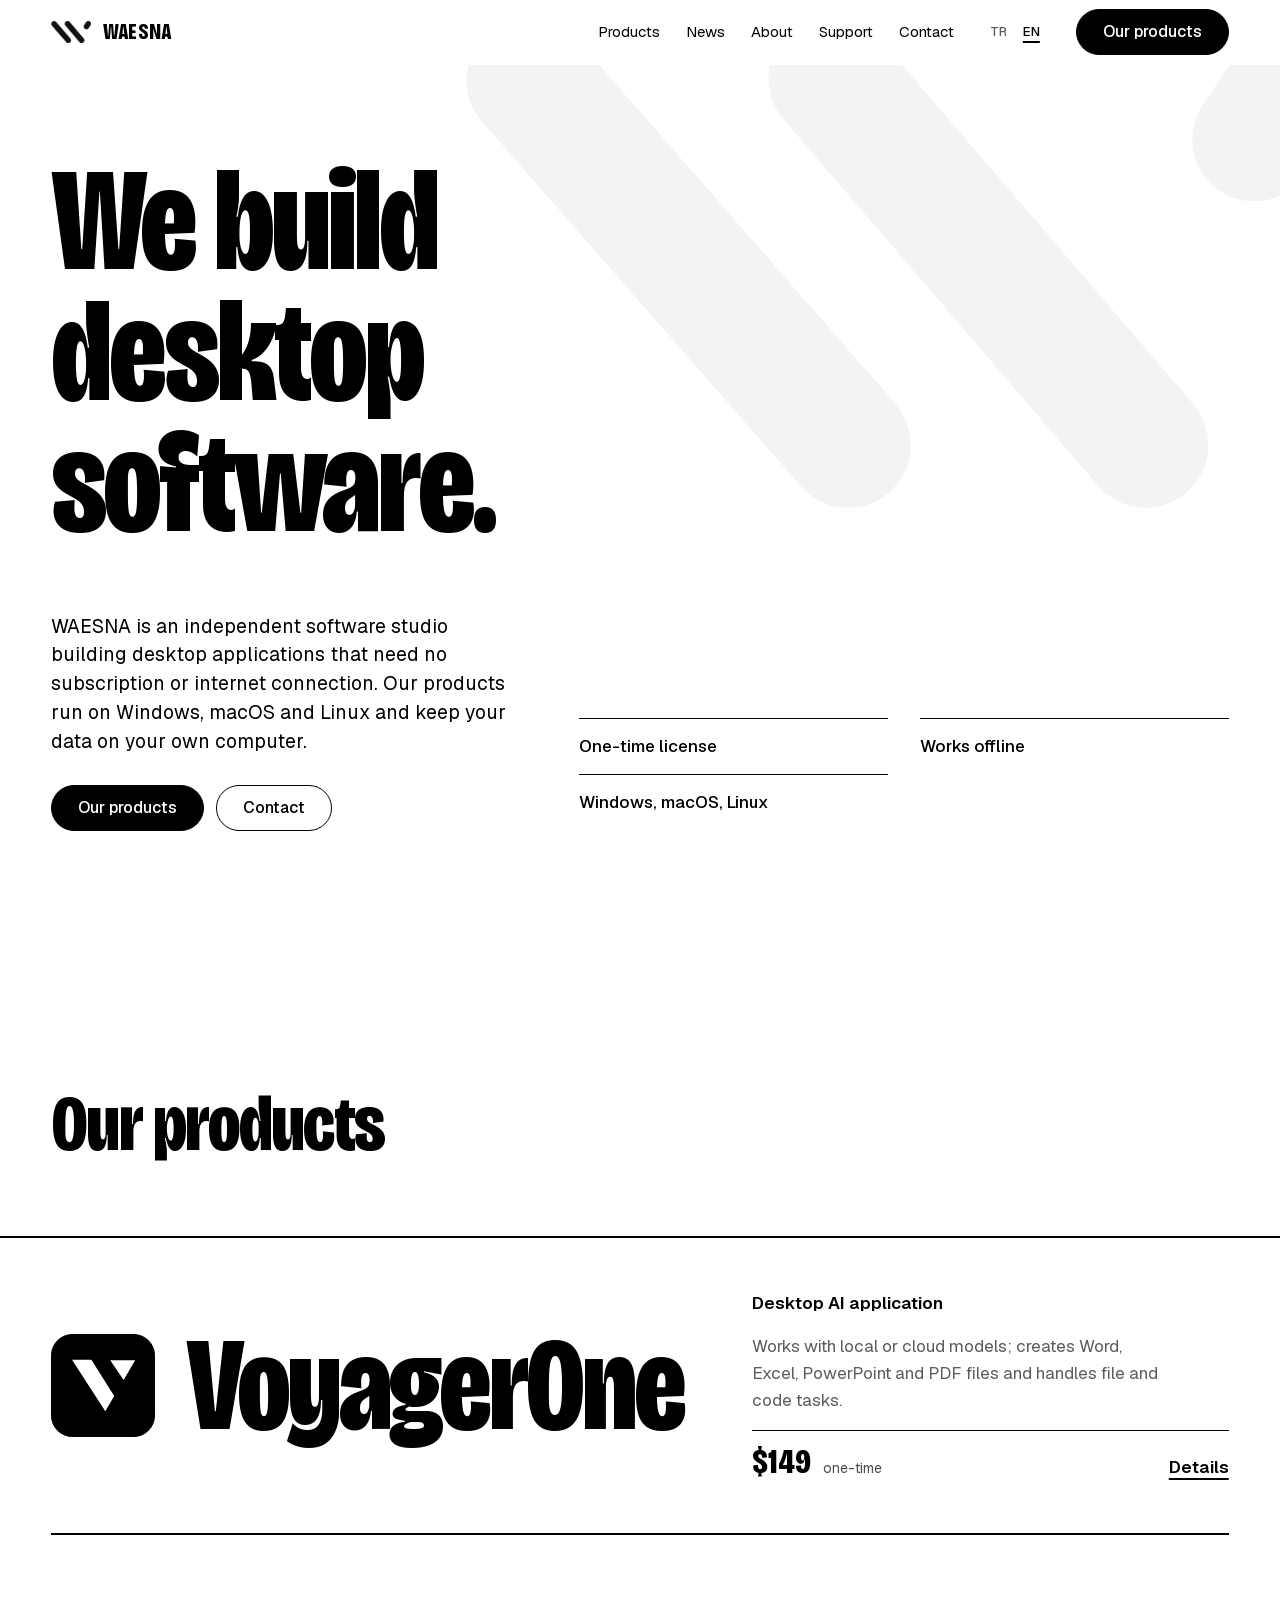
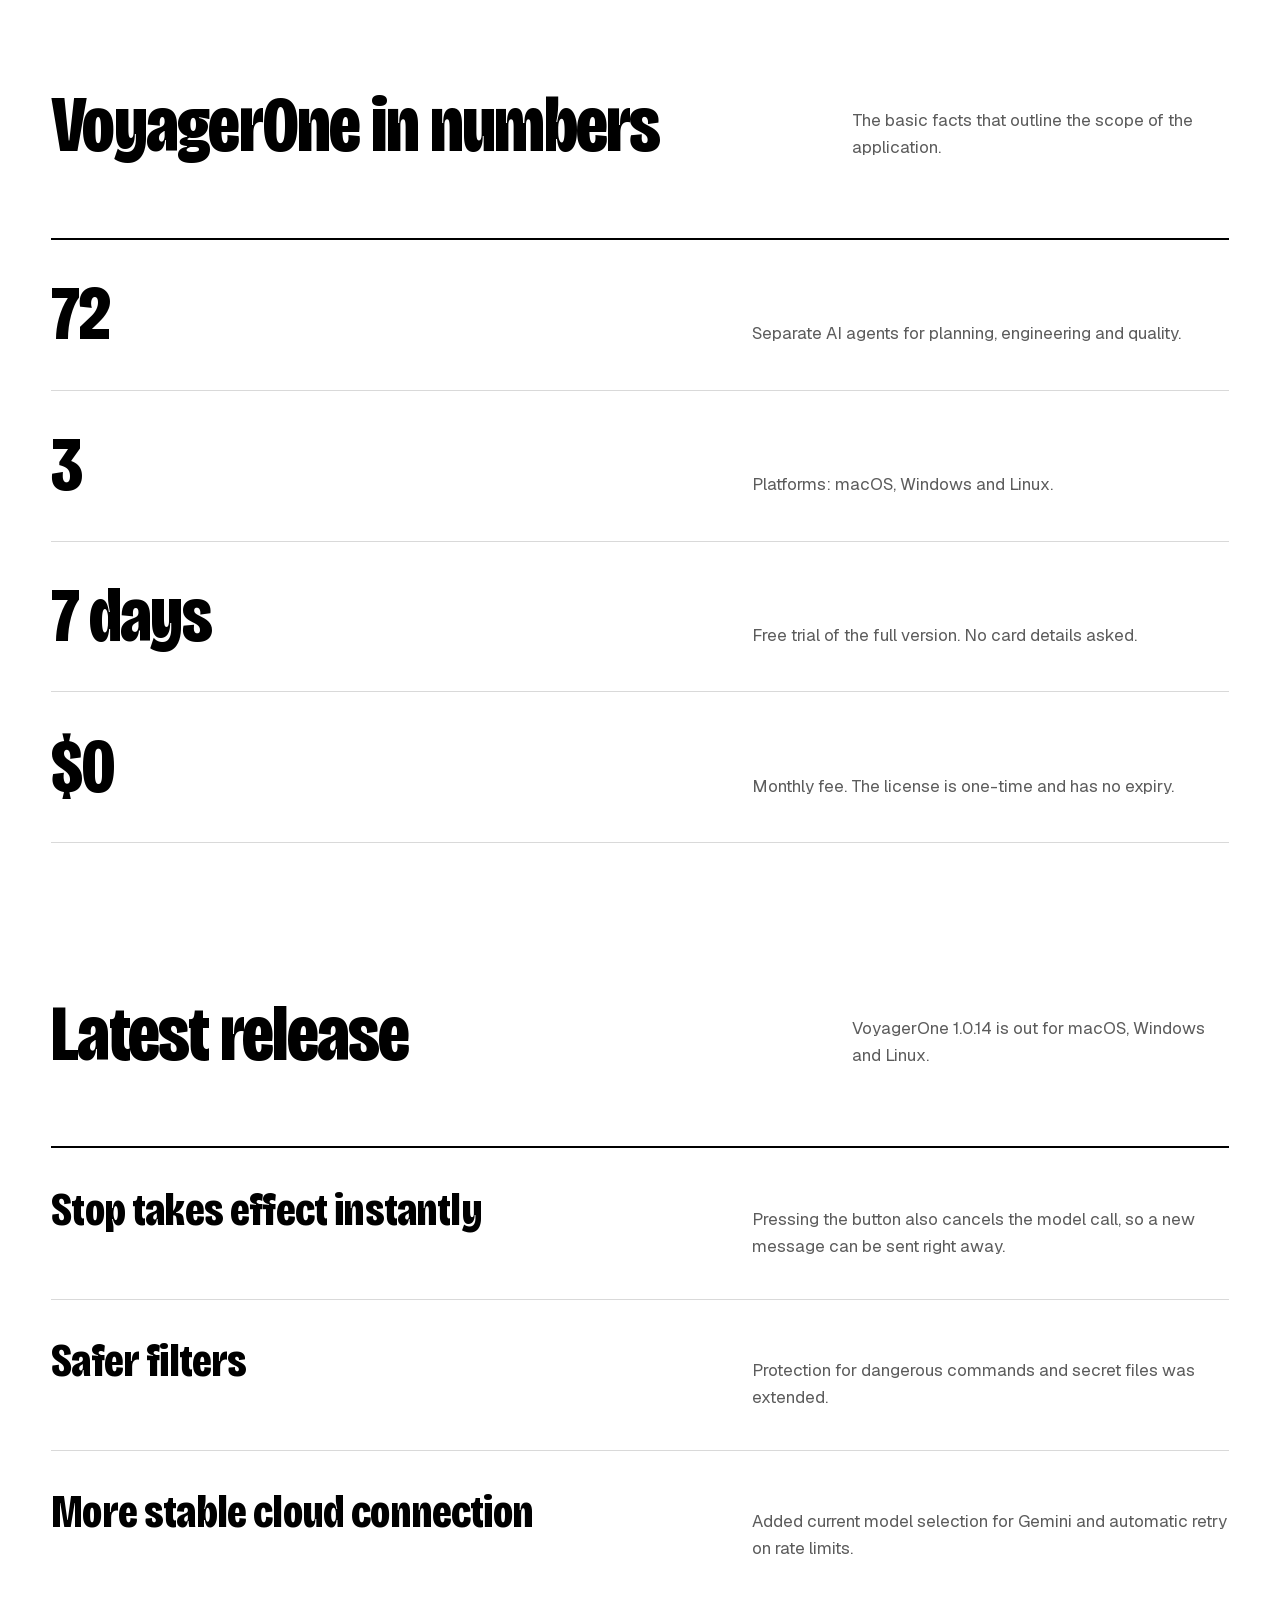
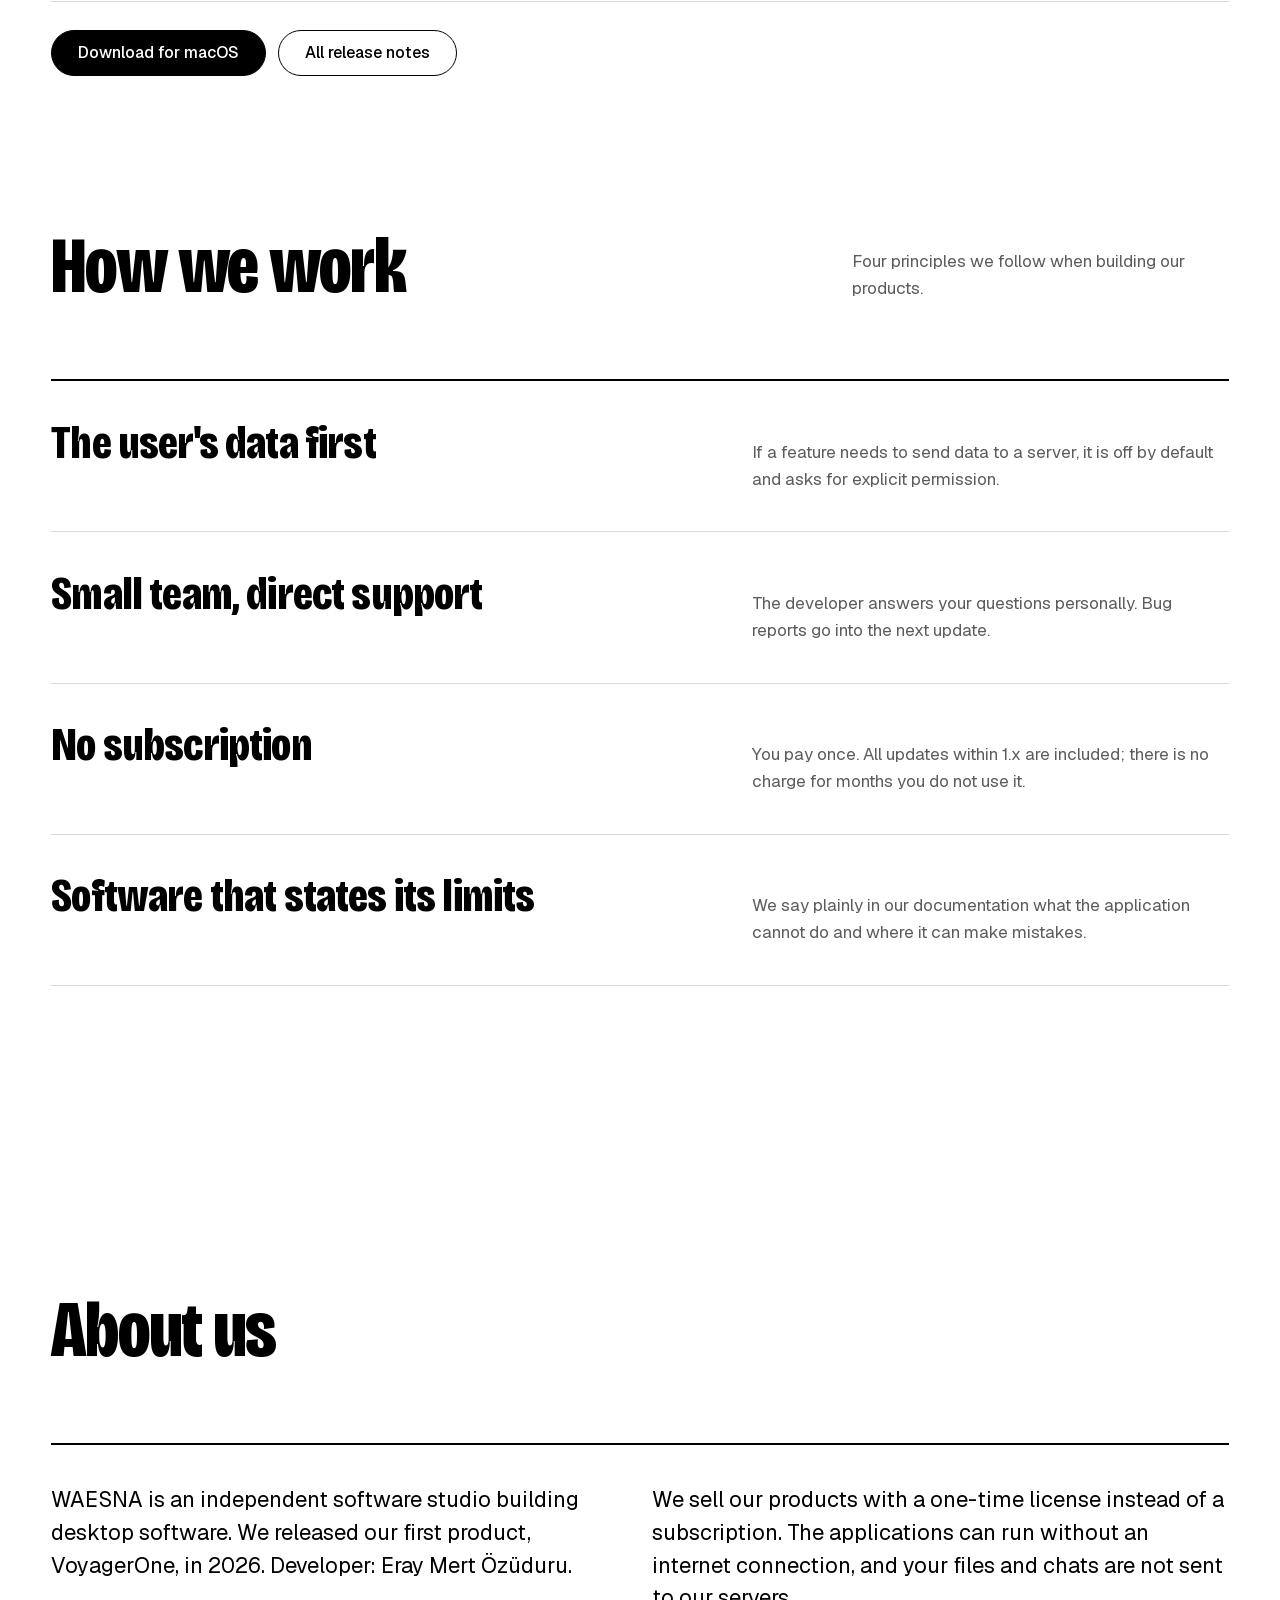
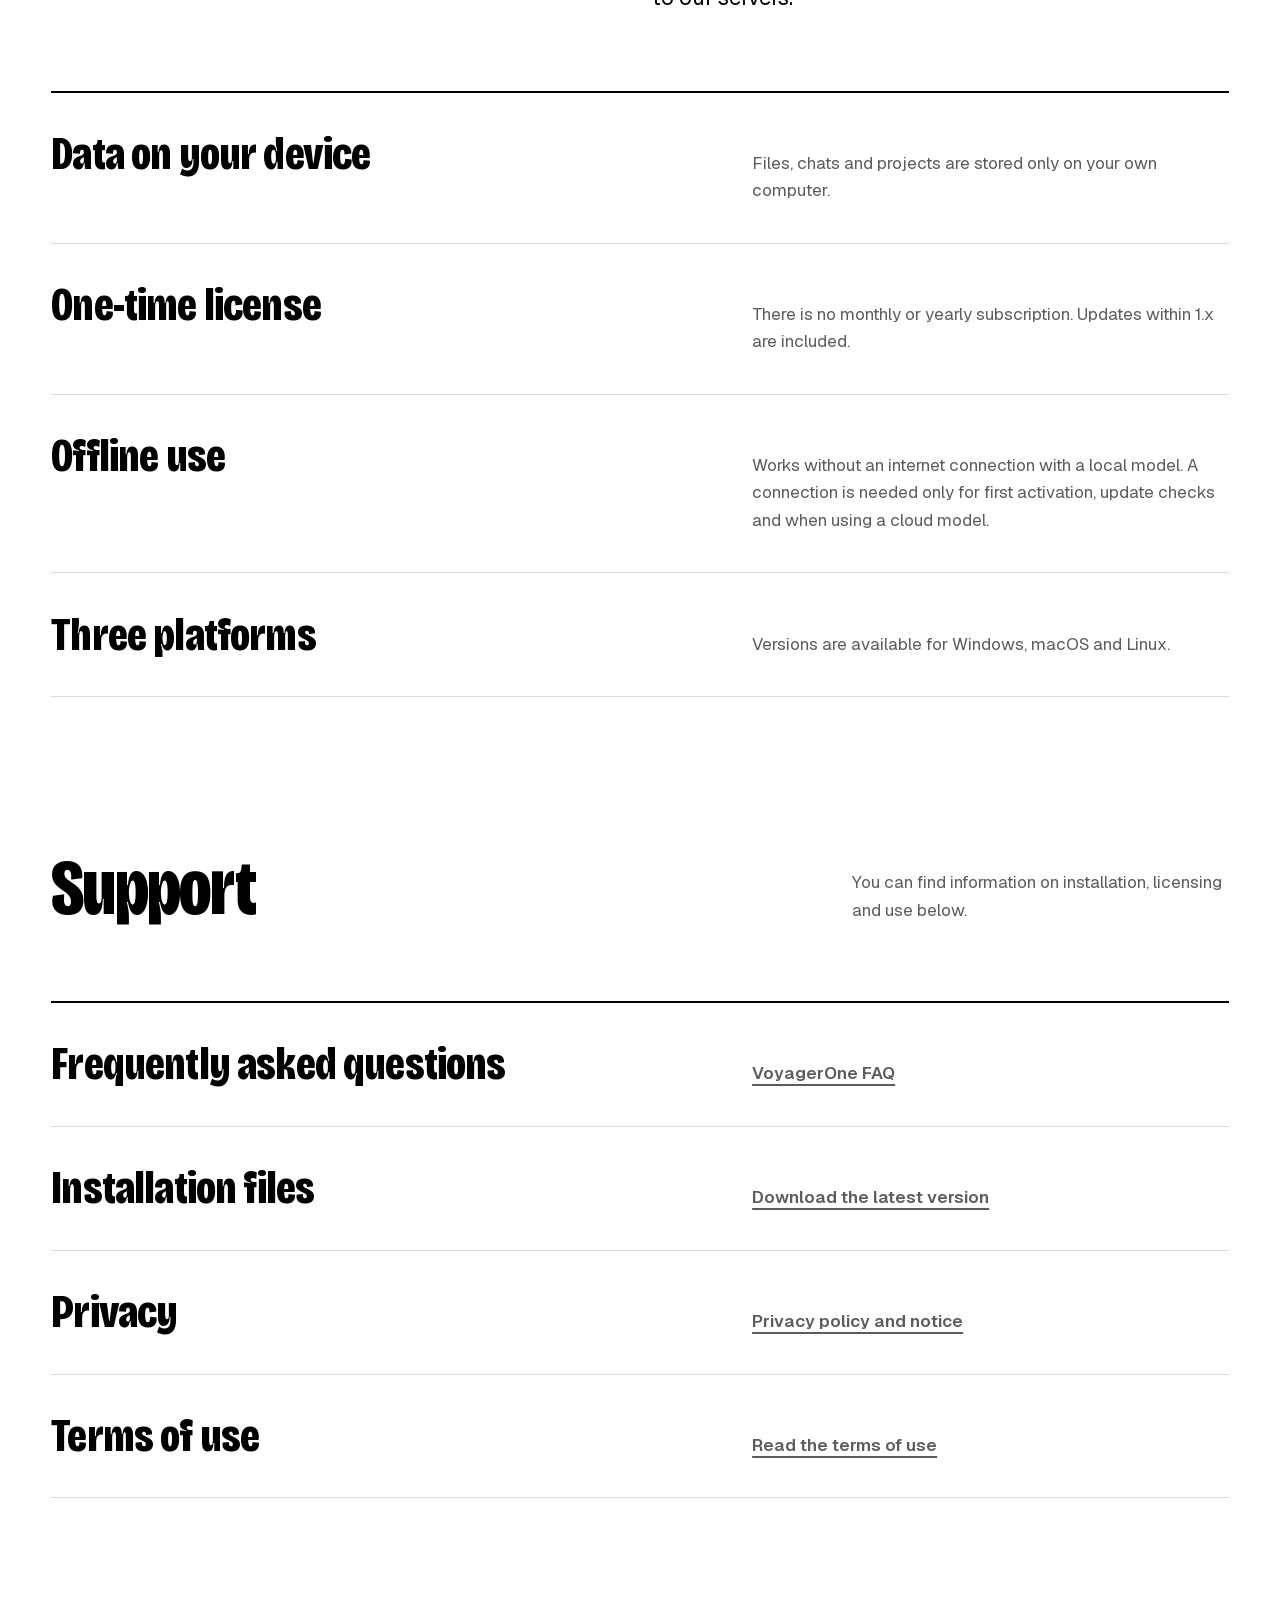
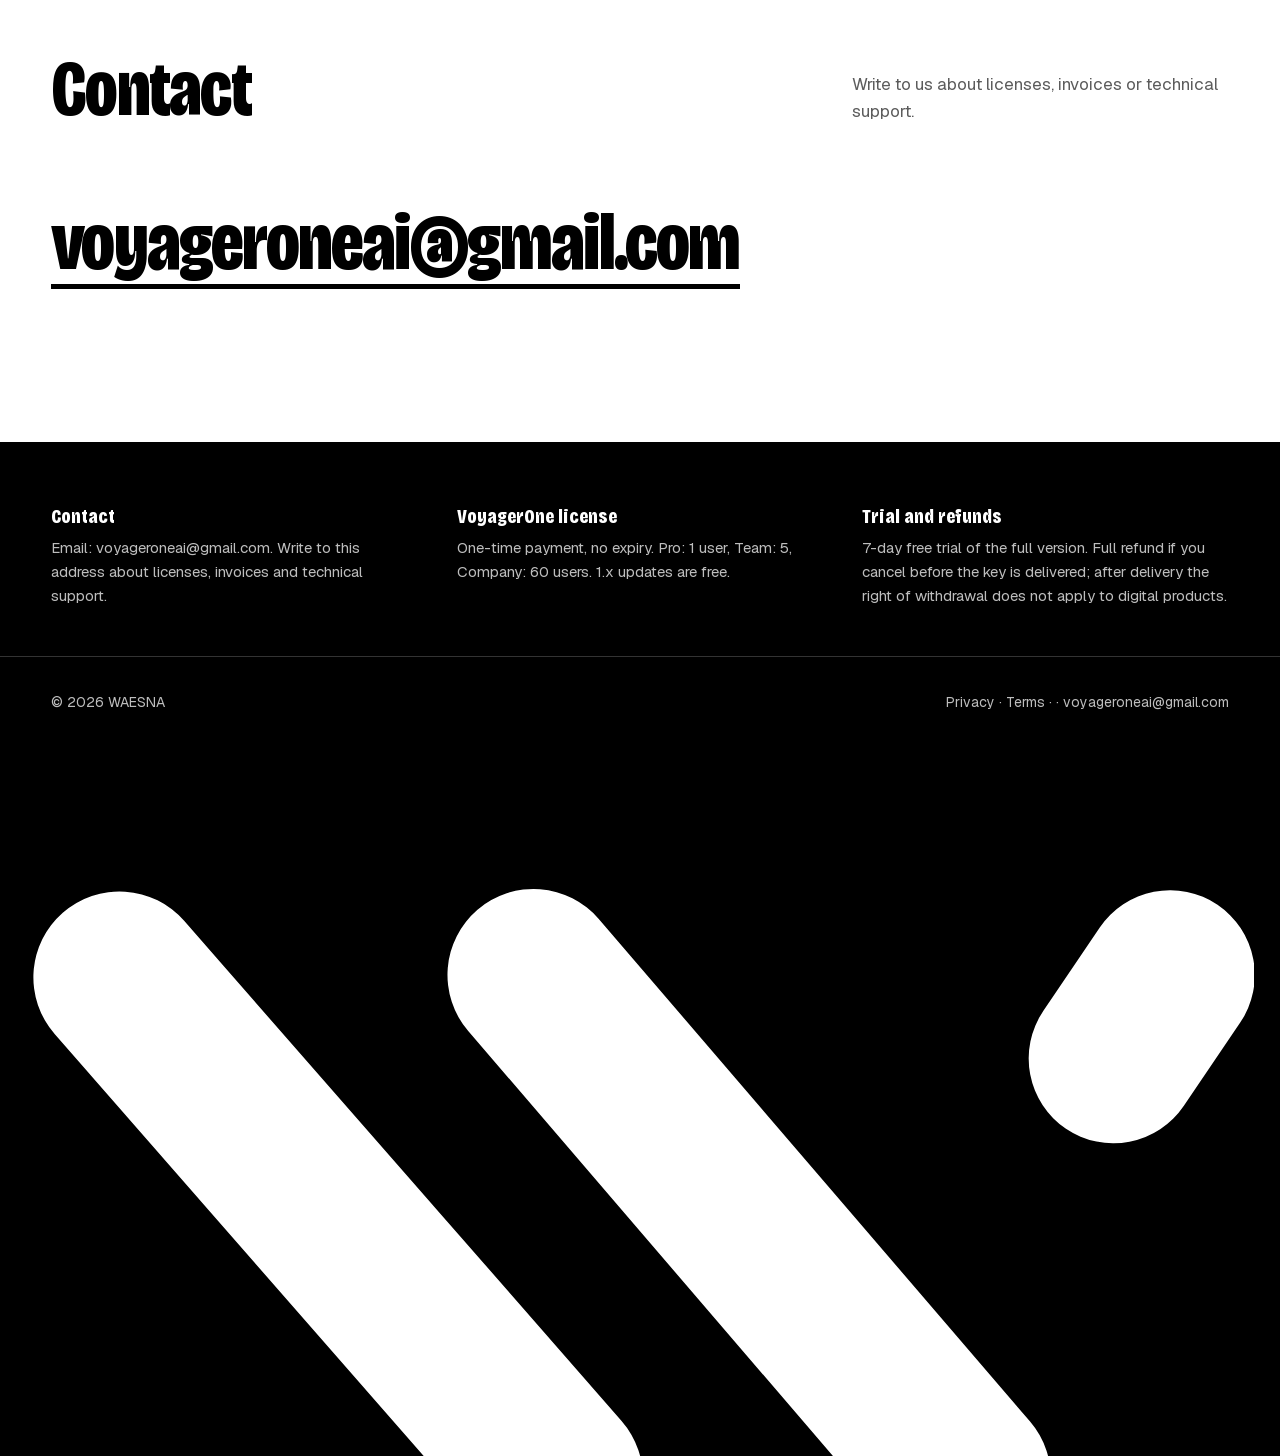
<file: index.html>
<!DOCTYPE html>
<html lang="tr">
<head>
<meta charset="UTF-8">
<meta name="viewport" content="width=device-width, initial-scale=1">
<title>WAESNA – Masaüstü yazılım</title>
<meta name="description" content="WAESNA, internet bağlantısı ve abonelik gerektirmeyen masaüstü yazılımlar geliştiren bağımsız bir yazılım stüdyosudur. Ürünümüz: VoyagerOne.">
<meta name="theme-color" content="#FFFFFF">
<link rel="canonical" href="https://waesna.github.io/">
<meta property="og:type" content="website">
<meta property="og:title" content="WAESNA – Desktop software">
<meta property="og:description" content="Desktop software that works offline, with one-time licensing. Product: VoyagerOne.">
<meta property="og:url" content="https://waesna.github.io/">
<meta property="og:image" content="https://waesna.github.io/assets/og.png">
<link rel="icon" href="assets/favicon.svg" type="image/svg+xml">
<link rel="apple-touch-icon" href="assets/apple-touch-icon.png">
<script type="application/ld+json">
{"@context":"https://schema.org","@type":"Organization","name":"WAESNA","url":"https://waesna.github.io/",
 "description":"Independent software studio building desktop applications with one-time licensing."}
</script>
<link rel="preload" href="assets/fonts/bricolage-latin.woff2" as="font" type="font/woff2" crossorigin>
<link rel="stylesheet" href="assets/fonts.css">
<link rel="stylesheet" href="assets/site.css">
<style>
.prods{border-bottom:2px solid var(--ink)}
.prod{display:grid;grid-template-columns:repeat(12,minmax(0,1fr));gap:24px;align-items:center;margin:0 calc(var(--pad) * -1);padding:clamp(28px,4vw,60px) var(--pad);border-top:2px solid var(--ink);transition:background .25s,color .25s}
.prod:hover{background:var(--ink);color:var(--paper)}
.prod h3{grid-column:1/8;display:flex;align-items:center;gap:clamp(16px,2.4vw,36px);font:800 clamp(52px,10.4vw,172px)/.9 var(--display);font-stretch:75%;letter-spacing:-.022em}
.tile{flex:none;display:grid;place-items:center;width:.78em;height:.78em;border-radius:.16em;background:var(--ink);color:var(--paper);border:1.5px solid var(--ink);transition:background .25s,color .25s,border-color .25s}
.tile svg{width:62%;height:62%}
.prod:hover .tile{background:var(--paper);color:var(--ink);border-color:var(--paper)}
.meta{grid-column:8/13;display:grid;gap:16px}
.meta .tag{font-weight:600}
.meta .desc{color:var(--gray);max-width:38ch;transition:color .25s}
.prod:hover .desc{color:#bdbdbd}
.meta .foot-row{display:flex;justify-content:space-between;align-items:baseline;gap:16px;padding-top:14px;border-top:1px solid currentColor}
.meta .pr{font:800 34px/1 var(--display);font-stretch:75%}.meta .pr small{font:400 14px var(--body);margin-left:8px;opacity:.7}
.meta .go{font-weight:600;text-decoration:underline;text-underline-offset:5px;text-decoration-thickness:2px}
@media (max-width:860px){.prod h3,.meta{grid-column:1/-1}}
.ul{text-decoration:underline;text-decoration-thickness:2px;text-underline-offset:5px;font-weight:600}
.nums .row h3{font:800 clamp(44px,6vw,88px)/.95 var(--display);font-stretch:75%;letter-spacing:-.022em}
</style>
</head>
<body>
<a class="skip" href="#urunler" data-t="skip">İçeriğe geç</a>
<svg width="0" height="0" style="position:absolute" aria-hidden="true"><defs>
  <symbol id="vm" viewBox="0 0 100 100"><path d="M0 9.3L30.72 9.3L66.82 66.37L52.8 90.69Z" fill="currentColor"/><path d="M60.54 9.97L100 9.97L81.84 41.36Z" fill="currentColor"/></symbol>
</defs></svg>

<nav class="nav" id="nav"><div class="wrap">
  <a class="logo" href="#top"><img src="assets/waesna-mark.png" alt="" width="704" height="389">WAESNA</a>
  <div class="nav-links">
    <a href="#urunler" data-t="h.nav.products">Ürünler</a>
    <a href="#yenilikler" data-t="h.nav.news">Yenilikler</a>
    <a href="#hakkinda" data-t="h.nav.about">Hakkımızda</a>
    <a href="#destek" data-t="h.nav.support">Destek</a>
    <a href="#iletisim" data-t="h.nav.contact">İletişim</a>
  </div>
  <div class="lang" role="group" aria-label="Language"><button data-lang="tr">TR</button><button data-lang="en">EN</button></div>
  <a class="btn solid" href="#urunler" data-t="h.cta.products">Ürünlerimiz</a>
</div></nav>

<header class="hero" id="top">
  <svg class="ghost" viewBox="0 0 100 55.2" aria-hidden="true"><path pathLength="1" stroke-width="14" d="M7.6 7.4L43.2 48.1"/><path pathLength="1" stroke-width="14" d="M41.3 7.2L76.4 48.1"/><path pathLength="1" stroke-width="13.8" d="M88.5 14L93.1 7.2"/></svg>
  <div class="wrap">
    <h1 class="d" data-th="h.hero.title">Masaüstü<br>yazılımlar<br>geliştiriyoruz.</h1>
    <div class="hero-row">
      <div>
        <p class="lead" data-t="h.hero.lead">WAESNA, internet bağlantısı ve abonelik gerektirmeyen masaüstü uygulamalar geliştiren bağımsız bir yazılım stüdyosudur. Ürünlerimiz Windows, macOS ve Linux üzerinde çalışır ve verilerinizi kendi bilgisayarınızda tutar.</p>
        <div class="cta"><a class="btn solid" href="#urunler" data-t="h.cta.products">Ürünlerimiz</a><a class="btn line" href="#iletisim" data-t="h.cta.contact">İletişim</a></div>
      </div>
      <ul class="facts"><li data-t="h.trust.1">Tek seferlik lisans</li><li data-t="h.trust.2">Çevrimdışı çalışır</li><li data-t="h.trust.3">Windows, macOS, Linux</li></ul>
    </div>
  </div>
</header>

<section id="urunler">
  <div class="wrap">
    <div class="sec-head"><h2 data-t="h.prod.h">Ürünlerimiz</h2></div>
    <div class="prods">
      <a class="prod" href="voyagerone.html">
        <h3><span class="tile"><svg viewBox="0 0 100 100" aria-hidden="true"><use href="#vm"/></svg></span>VoyagerOne</h3>
        <div class="meta">
          <p class="tag" data-t="h.v1.tag">Masaüstü yapay zekâ uygulaması</p>
          <p class="desc" data-t="h.v1.desc">Yerel veya bulut modellerle çalışır; Word, Excel, PowerPoint ve PDF dosyası hazırlar, dosya ve kod işlemleri yapar.</p>
          <div class="foot-row"><span class="pr">$149<small data-t="h.once"> tek seferlik</small></span><span class="go" data-t="h.explore">İncele</span></div>
        </div>
      </a>
    </div>
  </div>
</section>

<section id="rakamlar" style="padding-top:0">
  <div class="wrap">
    <div class="sec-head"><h2 data-t="h.num.h">Rakamlarla VoyagerOne</h2><p data-t="h.num.lead">Uygulamanın kapsamını özetleyen temel bilgiler.</p></div>
    <div class="rows nums">
      <div class="row"><h3 data-t="h.n1.h">72</h3><p data-t="h.n1.p">Planlama, mühendislik ve kalite için ayrı çalışan yapay zekâ ajanı.</p></div>
      <div class="row"><h3 data-t="h.n2.h">3</h3><p data-t="h.n2.p">Platform: macOS, Windows ve Linux.</p></div>
      <div class="row"><h3 data-t="h.n3.h">7 gün</h3><p data-t="h.n3.p">Ücretsiz ve tam sürüm deneme. Kart bilgisi istenmez.</p></div>
      <div class="row"><h3 data-t="h.n4.h">0 TL</h3><p data-t="h.n4.p">Aylık ücret. Lisans tek seferlik ve süresizdir.</p></div>
    </div>
  </div>
</section>

<section id="yenilikler" style="padding-top:0">
  <div class="wrap">
    <div class="sec-head"><h2 data-t="h.news.h">Son sürüm</h2><p data-t="h.news.lead">VoyagerOne 1.0.14 macOS, Windows ve Linux için yayında.</p></div>
    <div class="rows">
      <div class="row"><h3 data-t="h.nw1.h">Durdur anında etki eder</h3><p data-t="h.nw1.p">Düğmeye bastığınızda model çağrısı da kesilir; yeni mesaj hemen gönderilebilir.</p></div>
      <div class="row"><h3 data-t="h.nw2.h">Daha güvenli filtreler</h3><p data-t="h.nw2.p">Tehlikeli komutlar ve gizli dosyalar için koruma kapsamı genişletildi.</p></div>
      <div class="row"><h3 data-t="h.nw3.h">Daha kararlı bulut bağlantısı</h3><p data-t="h.nw3.p">Gemini için güncel model seçimi ve hız sınırında otomatik yeniden deneme eklendi.</p></div>
    </div>
    <div class="cta"><a class="btn solid" href="voyagerone.html#indir" data-t="h.nw.dl">macOS için indir</a><a class="btn line" href="voyagerone.html#surumler" data-t="h.nw.all">Tüm sürüm notları</a></div>
  </div>
</section>

<section id="ilkeler" style="padding-top:0">
  <div class="wrap">
    <div class="sec-head"><h2 data-t="h.how.h">Nasıl çalışıyoruz</h2><p data-t="h.how.lead">Ürünlerimizi geliştirirken uyduğumuz dört ilke.</p></div>
    <div class="rows">
      <div class="row"><h3 data-t="h.w1.h">Önce kullanıcının verisi</h3><p data-t="h.w1.p">Bir özellik veriyi sunucuya göndermeyi gerektiriyorsa varsayılan olarak kapalı gelir ve açıkça izin istenir.</p></div>
      <div class="row"><h3 data-t="h.w2.h">Küçük ekip, doğrudan destek</h3><p data-t="h.w2.p">Geliştirici sorularınıza kendisi yanıt verir. Hata bildirimleri sonraki güncellemeye girer.</p></div>
      <div class="row"><h3 data-t="h.w3.h">Abonelik yok</h3><p data-t="h.w3.p">Bir kez ödersiniz. 1.x içindeki tüm güncellemeler lisansa dahildir; kullanmadığınız ay için ücret çıkmaz.</p></div>
      <div class="row"><h3 data-t="h.w4.h">Sınırlarını söyleyen yazılım</h3><p data-t="h.w4.p">Uygulamanın ne yapamadığını ve nerede hata yapabileceğini belgelerde açıkça yazarız.</p></div>
    </div>
  </div>
</section>

<section id="hakkinda" class="about">
  <div class="wrap">
    <div class="sec-head"><h2 data-t="h.about.h">Hakkımızda</h2></div>
    <div class="ov"><p data-t="h.about.p1">WAESNA, masaüstü yazılım geliştiren bağımsız bir yazılım stüdyosudur. İlk ürünümüz VoyagerOne'ı 2026 yılında yayımladık. Geliştirici: Eray Mert Özüduru.</p><p data-t="h.about.p2">Ürünlerimizi abonelik yerine tek seferlik lisansla sunuyoruz. Uygulamalar internet bağlantısı olmadan çalışabilir; dosyalarınız ve sohbetleriniz sunucularımıza gönderilmez.</p></div>
    <div class="rows" style="margin-top:clamp(48px,6vw,96px)">
      <div class="row"><h3 data-t="h.a1.h">Veriler cihazınızda</h3><p data-t="h.a1.p">Dosyalar, sohbetler ve projeler yalnızca sizin bilgisayarınızda saklanır.</p></div>
      <div class="row"><h3 data-t="h.a2.h">Tek seferlik lisans</h3><p data-t="h.a2.p">Aylık veya yıllık abonelik yoktur. 1.x sürüm güncellemeleri lisansa dahildir.</p></div>
      <div class="row"><h3 data-t="h.a3.h">Çevrimdışı kullanım</h3><p data-t="h.a3.p">Yerel modelle internet bağlantısı olmadan çalışır. Bağlantı yalnızca ilk etkinleştirmede, güncelleme kontrolünde ve bulut modeli kullanıldığında gerekir.</p></div>
      <div class="row"><h3 data-t="h.a4.h">Üç platform</h3><p data-t="h.a4.p">Windows, macOS ve Linux için sürümler bulunur.</p></div>
    </div>
  </div>
</section>

<section id="destek" style="padding-top:0">
  <div class="wrap">
    <div class="sec-head"><h2 data-t="h.sup.h">Destek</h2><p data-t="h.sup.lead">Kurulum, lisans ve kullanım ile ilgili bilgilere aşağıdan ulaşabilirsiniz.</p></div>
    <div class="rows">
      <div class="row"><h3 data-t="h.s1.h">Sık sorulan sorular</h3><p><a class="ul" href="voyagerone.html#sss" data-t="h.s1.p">VoyagerOne SSS sayfası</a></p></div>
      <div class="row"><h3 data-t="h.s2.h">Kurulum dosyaları</h3><p><a class="ul" href="voyagerone.html#indir" data-t="h.s2.p">Son sürümü indirin</a></p></div>
      <div class="row"><h3 data-t="h.s3.h">Gizlilik ve KVKK</h3><p><a class="ul" href="privacy.html" data-t="h.s3.p">Gizlilik politikası ve aydınlatma metni</a></p></div>
      <div class="row"><h3 data-t="h.s4.h">Kullanım koşulları</h3><p><a class="ul" href="terms.html" data-t="h.s4.p">Kullanım koşullarını okuyun</a></p></div>
    </div>
  </div>
</section>

<section class="contact" id="iletisim" style="padding-top:0">
  <div class="wrap">
    <div class="sec-head"><h2 data-t="h.ct.h">İletişim</h2><p data-t="h.ct.p">Lisans, fatura ve teknik destek için e-posta gönderebilirsiniz.</p></div>
    <a class="mail" id="mailBig" href="#"></a>
  </div>
</section>

<footer class="foot">
  <div class="wrap foot-info">
    <div><h3 data-t="h.ft.c.h">İletişim</h3><p data-t="h.ft.c.p">E-posta: voyageroneai@gmail.com. Lisans, fatura ve teknik destek için bu adrese yazabilirsiniz.</p></div>
    <div><h3 data-t="h.ft.l.h">VoyagerOne lisansı</h3><p data-t="h.ft.l.p">Tek seferlik ödeme, süresiz kullanım. Pro: 1 kullanıcı, Team: 5, Company: 60 kullanıcı. 1.x güncellemeleri ücretsizdir.</p></div>
    <div><h3 data-t="h.ft.r.h">Deneme ve iade</h3><p data-t="h.ft.r.p">7 gün ücretsiz tam sürüm deneme. Anahtar teslim edilmeden iptalde tam iade; teslimden sonra dijital üründe cayma hakkı kullanılamaz.</p></div>
  </div>
  <div class="wrap">
    <span>© <span id="year">2026</span> WAESNA</span>
    <span><a href="privacy.html" data-t="h.ft.privacy">Gizlilik</a> · <a href="terms.html" data-t="h.ft.terms">Koşullar</a> · <a href="satis.html" data-t="h.ft.sales"></a> · <a id="mail" href="#"></a></span>
  </div>
  <svg class="foot-mark" viewBox="0 0 100 55.2" aria-hidden="true"><path stroke-width="14" d="M7.6 7.4L43.2 48.1M41.3 7.2L76.4 48.1"/><path stroke-width="13.8" d="M88.5 14L93.1 7.2"/></svg>
</footer>

<script src="config.js"></script>
<script>
const H = {
  tr: {
    "h.nav.products":"Ürünler",
    "h.nav.about":"Hakkımızda",
    "h.nav.support":"Destek",
    "h.nav.contact":"İletişim",
    "h.cta.products":"Ürünlerimiz",
    "h.cta.contact":"İletişim",
    "h.hero.title":"Masaüstü<br>yazılımlar<br>geliştiriyoruz.",
    "h.hero.lead":"WAESNA, internet bağlantısı ve abonelik gerektirmeyen masaüstü uygulamalar geliştiren bağımsız bir yazılım stüdyosudur. Ürünlerimiz Windows, macOS ve Linux üzerinde çalışır ve verilerinizi kendi bilgisayarınızda tutar.",
    "h.trust.1":"Tek seferlik lisans",
    "h.trust.2":"Çevrimdışı çalışır",
    "h.trust.3":"Windows, macOS, Linux",
    "h.prod.h":"Ürünlerimiz",
    "h.v1.tag":"Masaüstü yapay zekâ uygulaması",
    "h.v1.desc":"Yerel veya bulut modellerle çalışır; Word, Excel, PowerPoint ve PDF dosyası hazırlar, dosya ve kod işlemleri yapar.",
    "h.once":" tek seferlik",
    "h.explore":"İncele",
    "h.about.h":"Hakkımızda",
    "h.about.p1":"WAESNA, masaüstü yazılım geliştiren bağımsız bir yazılım stüdyosudur. İlk ürünümüz VoyagerOne'ı 2026 yılında yayımladık. Geliştirici: Eray Mert Özüduru.",
    "h.about.p2":"Ürünlerimizi abonelik yerine tek seferlik lisansla sunuyoruz. Uygulamalar internet bağlantısı olmadan çalışabilir; dosyalarınız ve sohbetleriniz sunucularımıza gönderilmez.",
    "h.a1.h":"Veriler cihazınızda",
    "h.a1.p":"Dosyalar, sohbetler ve projeler yalnızca sizin bilgisayarınızda saklanır.",
    "h.a2.h":"Tek seferlik lisans",
    "h.a2.p":"Aylık veya yıllık abonelik yoktur. 1.x sürüm güncellemeleri lisansa dahildir.",
    "h.a3.h":"Çevrimdışı kullanım",
    "h.a3.p":"Yerel modelle internet bağlantısı olmadan çalışır. Bağlantı yalnızca ilk etkinleştirmede, güncelleme kontrolünde ve bulut modeli kullanıldığında gerekir.",
    "h.a4.h":"Üç platform",
    "h.a4.p":"Windows, macOS ve Linux için sürümler bulunur.",
    "h.sup.h":"Destek",
    "h.sup.lead":"Kurulum, lisans ve kullanım ile ilgili bilgilere aşağıdan ulaşabilirsiniz.",
    "h.s1.h":"Sık sorulan sorular",
    "h.s1.p":"VoyagerOne SSS sayfası",
    "h.s2.h":"Kurulum dosyaları",
    "h.s2.p":"Son sürümü indirin",
    "h.s3.h":"Gizlilik ve KVKK",
    "h.s3.p":"Gizlilik politikası ve aydınlatma metni",
    "h.s4.h":"Kullanım koşulları",
    "h.s4.p":"Kullanım koşullarını okuyun",
    "h.ct.h":"İletişim",
    "h.ct.p":"Lisans, fatura ve teknik destek için e-posta gönderebilirsiniz.",
    "h.ft.c.h":"İletişim","h.ft.c.p":"E-posta: voyageroneai@gmail.com. Lisans, fatura ve teknik destek için bu adrese yazabilirsiniz.","h.ft.l.h":"VoyagerOne lisansı","h.ft.l.p":"Tek seferlik ödeme, süresiz kullanım. Pro: 1 kullanıcı, Team: 5, Company: 60 kullanıcı. 1.x güncellemeleri ücretsizdir.","h.ft.r.h":"Deneme ve iade","h.ft.r.p":"7 gün ücretsiz tam sürüm deneme. Anahtar teslim edilmeden iptalde tam iade; teslimden sonra dijital üründe cayma hakkı kullanılamaz.",
    "h.nav.news":"Yenilikler",
    "h.num.h":"Rakamlarla VoyagerOne",
    "h.num.lead":"Uygulamanın kapsamını özetleyen temel bilgiler.",
    "h.n1.h":"72",
    "h.n1.p":"Planlama, mühendislik ve kalite için ayrı çalışan yapay zekâ ajanı.",
    "h.n2.h":"3",
    "h.n2.p":"Platform: macOS, Windows ve Linux.",
    "h.n3.h":"7 gün",
    "h.n3.p":"Ücretsiz ve tam sürüm deneme. Kart bilgisi istenmez.",
    "h.n4.h":"0 TL",
    "h.n4.p":"Aylık ücret. Lisans tek seferlik ve süresizdir.",
    "h.how.h":"Nasıl çalışıyoruz",
    "h.how.lead":"Ürünlerimizi geliştirirken uyduğumuz dört ilke.",
    "h.w1.h":"Önce kullanıcının verisi",
    "h.w1.p":"Bir özellik veriyi sunucuya göndermeyi gerektiriyorsa varsayılan olarak kapalı gelir ve açıkça izin istenir.",
    "h.w2.h":"Küçük ekip, doğrudan destek",
    "h.w2.p":"Geliştirici sorularınıza kendisi yanıt verir. Hata bildirimleri sonraki güncellemeye girer.",
    "h.w3.h":"Abonelik yok",
    "h.w3.p":"Bir kez ödersiniz. 1.x içindeki tüm güncellemeler lisansa dahildir; kullanmadığınız ay için ücret çıkmaz.",
    "h.w4.h":"Sınırlarını söyleyen yazılım",
    "h.w4.p":"Uygulamanın ne yapamadığını ve nerede hata yapabileceğini belgelerde açıkça yazarız.",
    "h.news.h":"Son sürüm",
    "h.news.lead":"VoyagerOne 1.0.14 macOS, Windows ve Linux için yayında.",
    "h.nw1.h":"Durdur anında etki eder",
    "h.nw1.p":"Düğmeye bastığınızda model çağrısı da kesilir; yeni mesaj hemen gönderilebilir.",
    "h.nw2.h":"Daha güvenli filtreler",
    "h.nw2.p":"Tehlikeli komutlar ve gizli dosyalar için koruma kapsamı genişletildi.",
    "h.nw3.h":"Daha kararlı bulut bağlantısı",
    "h.nw3.p":"Gemini için güncel model seçimi ve hız sınırında otomatik yeniden deneme eklendi.",
    "h.nw.all":"Tüm sürüm notları",
    "h.nw.dl":"macOS için indir",
    "h.ft.privacy":"Gizlilik",
    "h.ft.terms":"Koşullar",
    "skip":"İçeriğe geç",
  },
  en: {
    "h.nav.products":"Products",
    "h.nav.about":"About",
    "h.nav.support":"Support",
    "h.nav.contact":"Contact",
    "h.cta.products":"Our products",
    "h.cta.contact":"Contact",
    "h.hero.title":"We build<br>desktop<br>software.",
    "h.hero.lead":"WAESNA is an independent software studio building desktop applications that need no subscription or internet connection. Our products run on Windows, macOS and Linux and keep your data on your own computer.",
    "h.trust.1":"One-time license",
    "h.trust.2":"Works offline",
    "h.trust.3":"Windows, macOS, Linux",
    "h.prod.h":"Our products",
    "h.v1.tag":"Desktop AI application",
    "h.v1.desc":"Works with local or cloud models; creates Word, Excel, PowerPoint and PDF files and handles file and code tasks.",
    "h.once":" one-time",
    "h.explore":"Details",
    "h.about.h":"About us",
    "h.about.p1":"WAESNA is an independent software studio building desktop software. We released our first product, VoyagerOne, in 2026. Developer: Eray Mert Özüduru.",
    "h.about.p2":"We sell our products with a one-time license instead of a subscription. The applications can run without an internet connection, and your files and chats are not sent to our servers.",
    "h.a1.h":"Data on your device",
    "h.a1.p":"Files, chats and projects are stored only on your own computer.",
    "h.a2.h":"One-time license",
    "h.a2.p":"There is no monthly or yearly subscription. Updates within 1.x are included.",
    "h.a3.h":"Offline use",
    "h.a3.p":"Works without an internet connection with a local model. A connection is needed only for first activation, update checks and when using a cloud model.",
    "h.a4.h":"Three platforms",
    "h.a4.p":"Versions are available for Windows, macOS and Linux.",
    "h.sup.h":"Support",
    "h.sup.lead":"You can find information on installation, licensing and use below.",
    "h.s1.h":"Frequently asked questions",
    "h.s1.p":"VoyagerOne FAQ",
    "h.s2.h":"Installation files",
    "h.s2.p":"Download the latest version",
    "h.s3.h":"Privacy",
    "h.s3.p":"Privacy policy and notice",
    "h.s4.h":"Terms of use",
    "h.s4.p":"Read the terms of use",
    "h.ct.h":"Contact",
    "h.ct.p":"Write to us about licenses, invoices or technical support.",
    "h.ft.c.h":"Contact","h.ft.c.p":"Email: voyageroneai@gmail.com. Write to this address about licenses, invoices and technical support.","h.ft.l.h":"VoyagerOne license","h.ft.l.p":"One-time payment, no expiry. Pro: 1 user, Team: 5, Company: 60 users. 1.x updates are free.","h.ft.r.h":"Trial and refunds","h.ft.r.p":"7-day free trial of the full version. Full refund if you cancel before the key is delivered; after delivery the right of withdrawal does not apply to digital products.",
    "h.nav.news":"News",
    "h.num.h":"VoyagerOne in numbers",
    "h.num.lead":"The basic facts that outline the scope of the application.",
    "h.n1.h":"72",
    "h.n1.p":"Separate AI agents for planning, engineering and quality.",
    "h.n2.h":"3",
    "h.n2.p":"Platforms: macOS, Windows and Linux.",
    "h.n3.h":"7 days",
    "h.n3.p":"Free trial of the full version. No card details asked.",
    "h.n4.h":"$0",
    "h.n4.p":"Monthly fee. The license is one-time and has no expiry.",
    "h.how.h":"How we work",
    "h.how.lead":"Four principles we follow when building our products.",
    "h.w1.h":"The user's data first",
    "h.w1.p":"If a feature needs to send data to a server, it is off by default and asks for explicit permission.",
    "h.w2.h":"Small team, direct support",
    "h.w2.p":"The developer answers your questions personally. Bug reports go into the next update.",
    "h.w3.h":"No subscription",
    "h.w3.p":"You pay once. All updates within 1.x are included; there is no charge for months you do not use it.",
    "h.w4.h":"Software that states its limits",
    "h.w4.p":"We say plainly in our documentation what the application cannot do and where it can make mistakes.",
    "h.news.h":"Latest release",
    "h.news.lead":"VoyagerOne 1.0.14 is out for macOS, Windows and Linux.",
    "h.nw1.h":"Stop takes effect instantly",
    "h.nw1.p":"Pressing the button also cancels the model call, so a new message can be sent right away.",
    "h.nw2.h":"Safer filters",
    "h.nw2.p":"Protection for dangerous commands and secret files was extended.",
    "h.nw3.h":"More stable cloud connection",
    "h.nw3.p":"Added current model selection for Gemini and automatic retry on rate limits.",
    "h.nw.all":"All release notes",
    "h.nw.dl":"Download for macOS",
    "h.ft.privacy":"Privacy",
    "h.ft.terms":"Terms",
    "skip":"Skip to content",
  }
};
function homeLang(){ try{const s=localStorage.getItem("waesna_lang"); if(s==="tr"||s==="en")return s;}catch(e){} return (navigator.language||"en").toLowerCase().startsWith("tr")?"tr":"en"; }
function applyLang(lang){
  const d=H[lang]||H.en; document.documentElement.lang=lang;
  document.querySelectorAll("[data-t]").forEach(el=>{const v=d[el.dataset.t]; if(v!=null)el.textContent=v;});
  document.querySelectorAll("[data-th]").forEach(el=>{const v=d[el.dataset.th]; if(v!=null)el.innerHTML=v;});
  document.querySelectorAll("[data-lang]").forEach(b=>b.setAttribute("aria-pressed",String(b.dataset.lang===lang)));
  try{localStorage.setItem("waesna_lang",lang);}catch(e){}
}
document.querySelectorAll("[data-lang]").forEach(b=>b.addEventListener("click",()=>applyLang(b.dataset.lang)));
applyLang(homeLang());
const C=typeof CONFIG!=='undefined'?CONFIG:{}; if(C.email){for(const id of ["mail","mailBig"]){const m=document.getElementById(id); m.href="mailto:"+C.email; m.textContent=C.email;}}
document.getElementById("year").textContent=new Date().getFullYear();
addEventListener("scroll",()=>document.getElementById("nav").classList.toggle("on",scrollY>8),{passive:true});
</script>
</body>
</html>
</file>
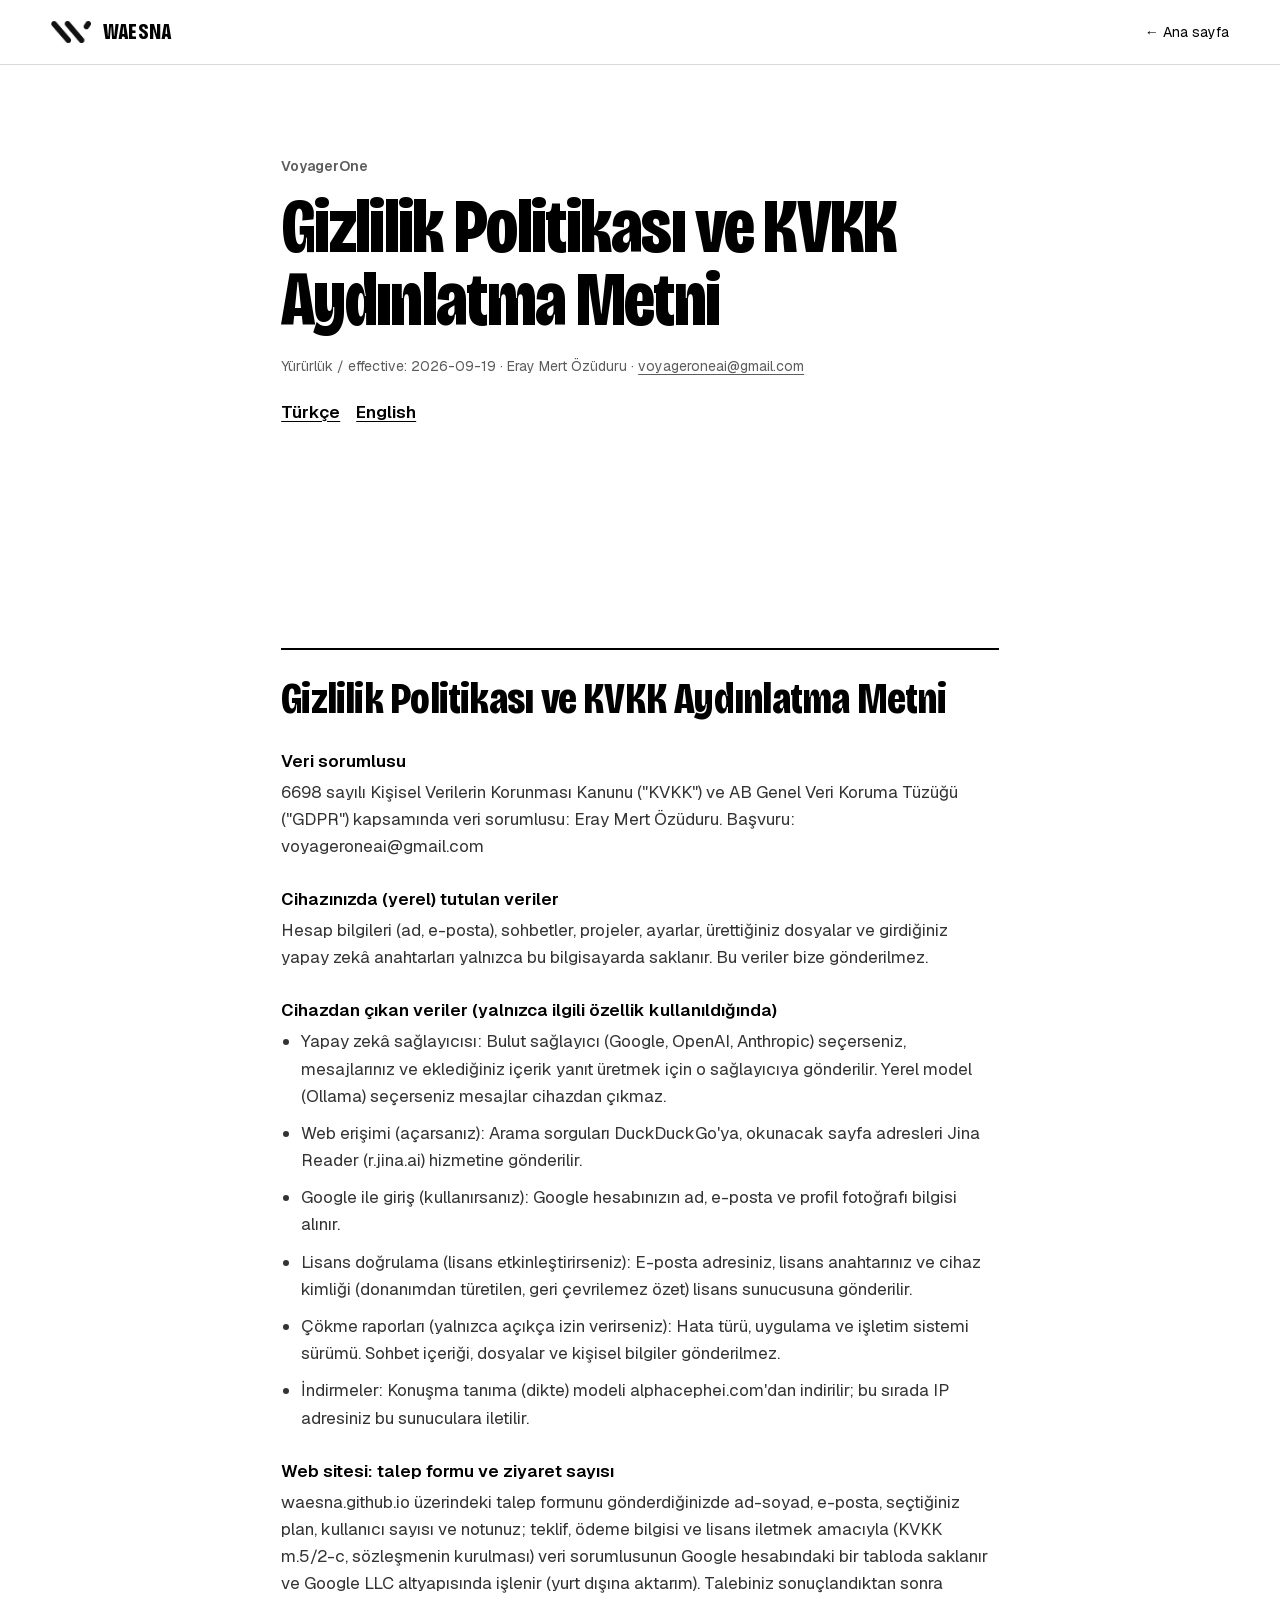
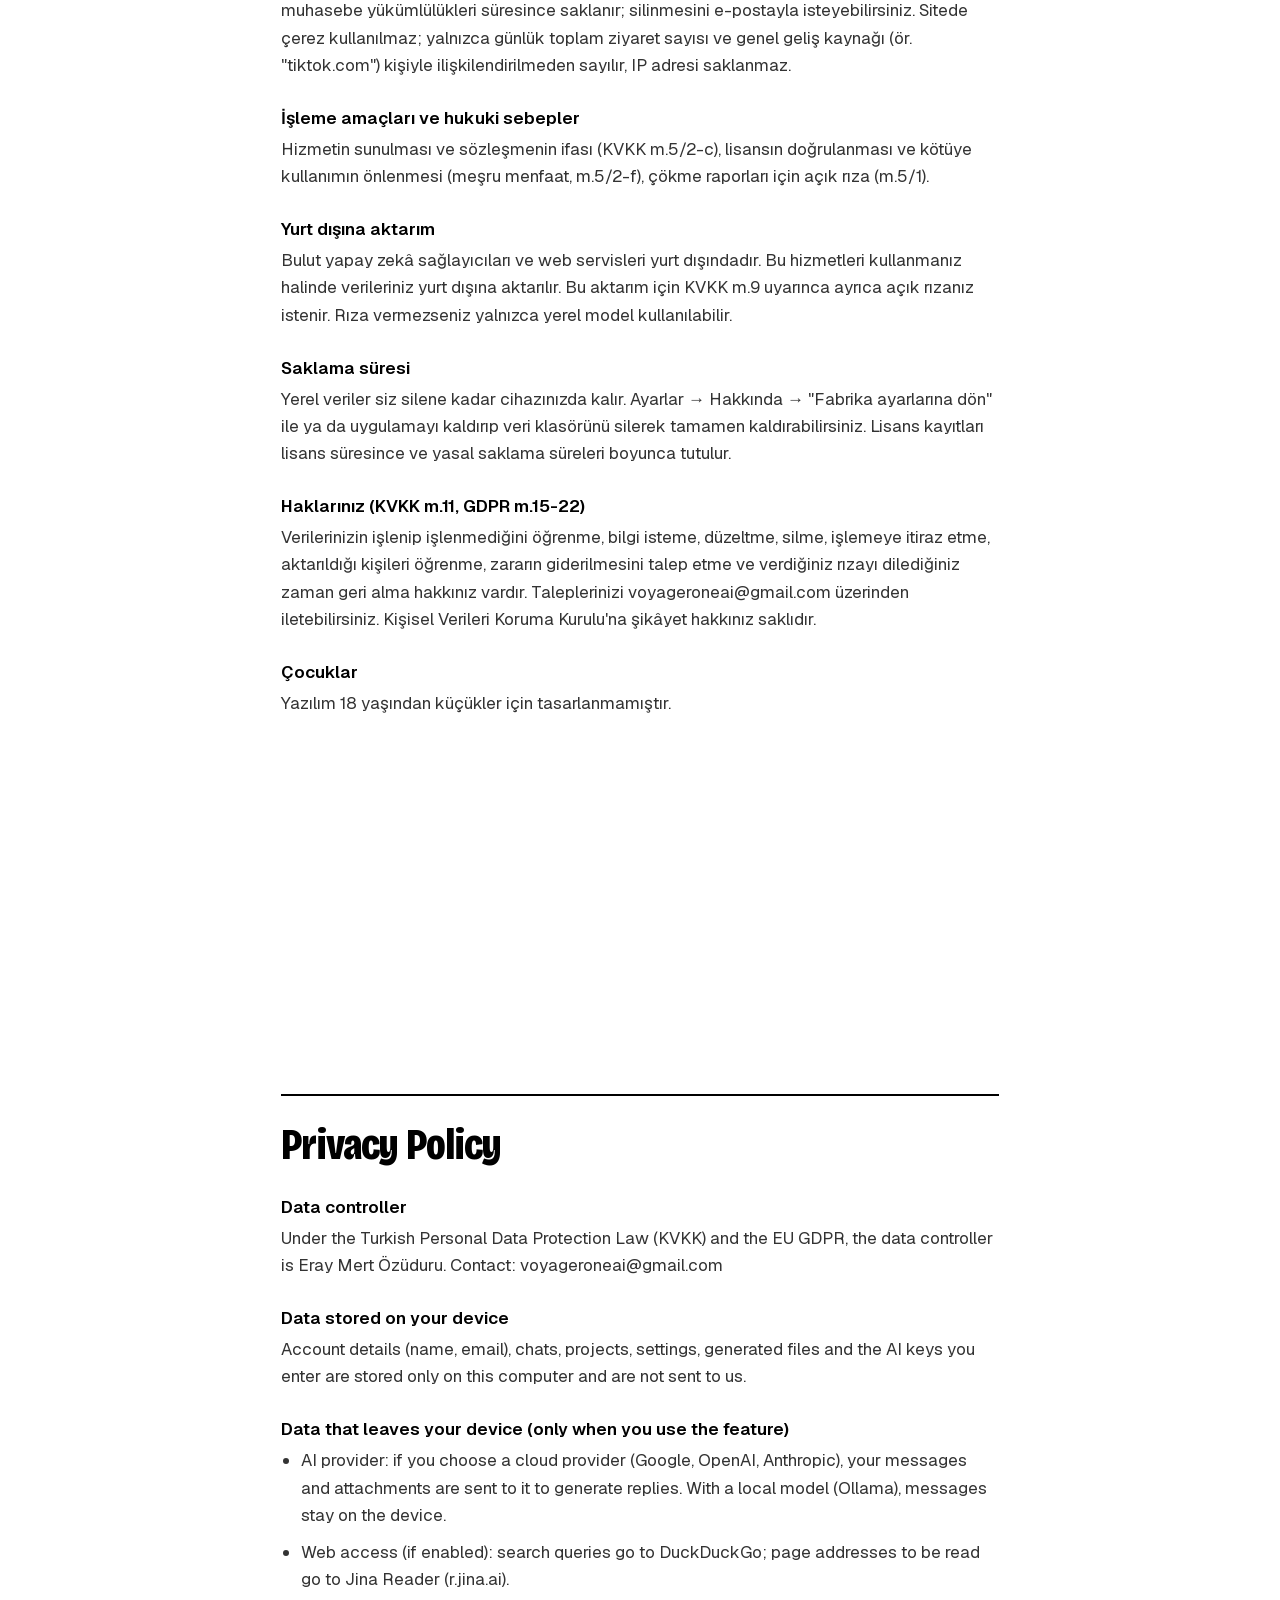
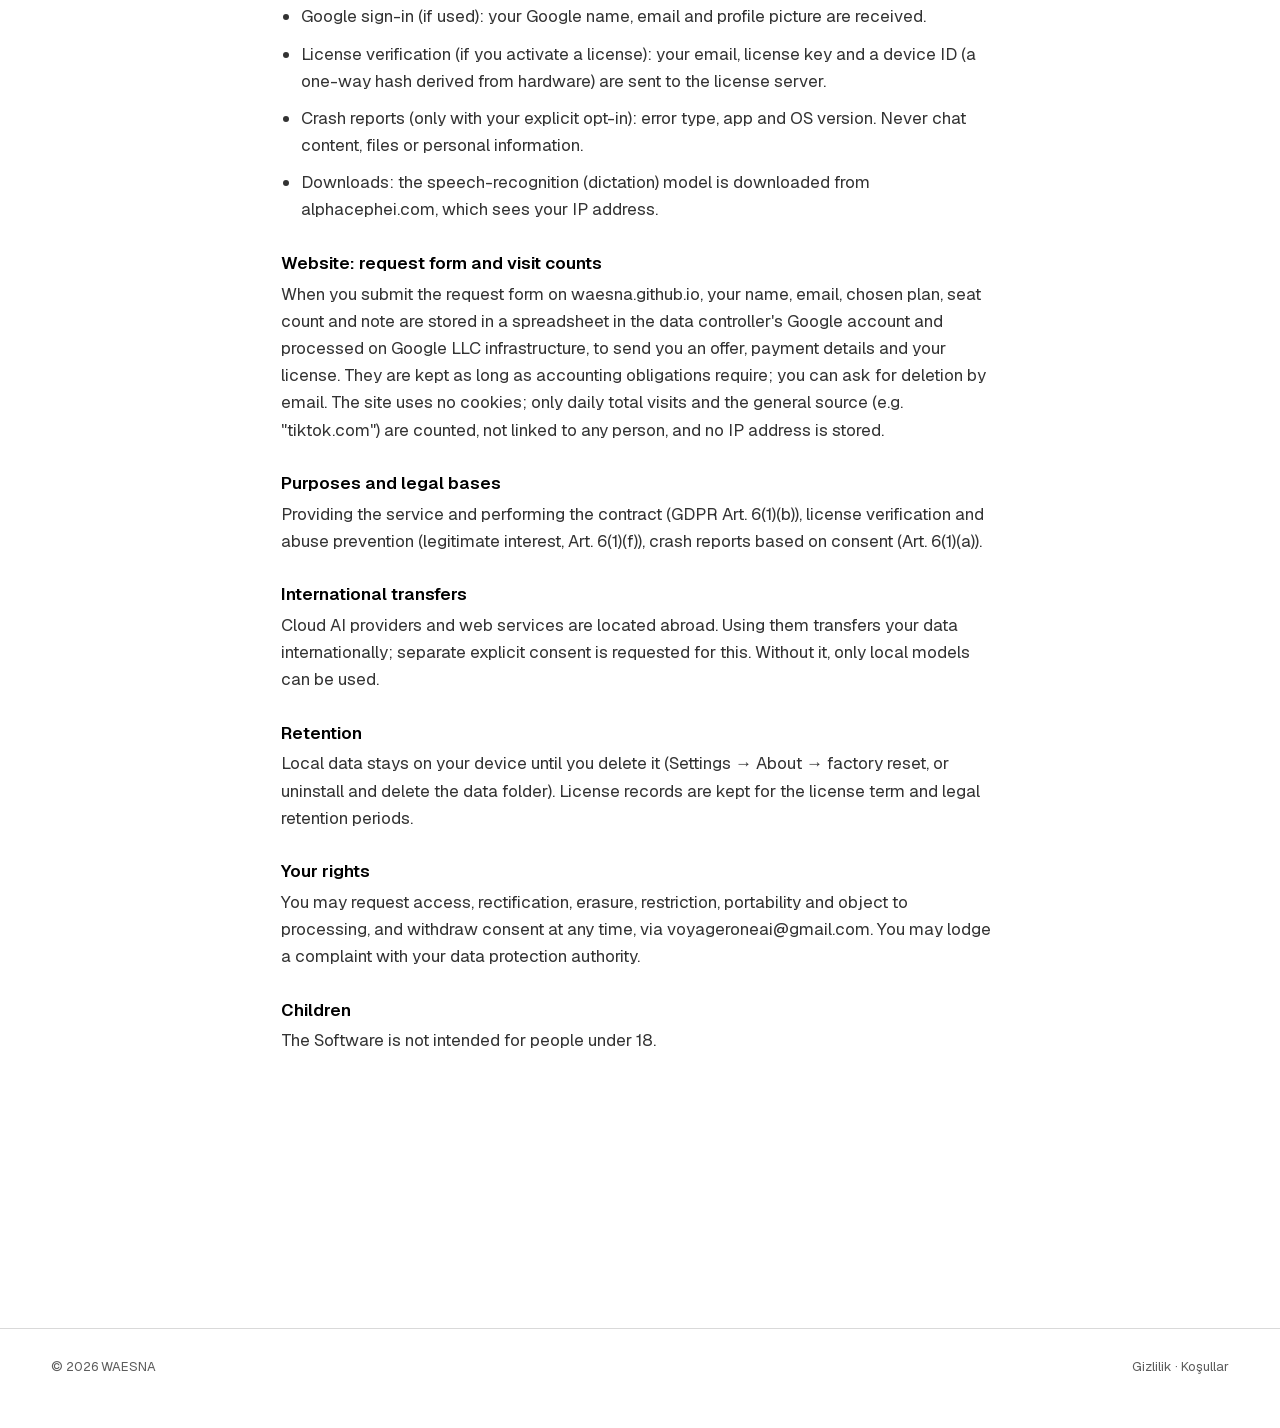
<file: privacy.html>
<!DOCTYPE html><html lang="tr"><head><meta charset="UTF-8">
<meta name="viewport" content="width=device-width,initial-scale=1">
<title>Gizlilik Politikası ve KVKK Aydınlatma Metni — WAESNA</title>
<meta name="robots" content="index,follow">
<link rel="icon" href="assets/favicon.svg" type="image/svg+xml">
<link rel="preload" href="assets/fonts/bricolage-latin.woff2" as="font" type="font/woff2" crossorigin>
<link rel="stylesheet" href="assets/fonts.css">
<link rel="stylesheet" href="assets/site.css">
<style>
main{max-width:820px;margin:0 auto;padding:clamp(48px,7vw,100px) var(--pad) 110px}
main>.mono{font-weight:600;color:var(--gray)}
h1{font:800 clamp(38px,6vw,84px)/.95 var(--display);font-stretch:75%;letter-spacing:-.022em;margin:14px 0 18px}
h2{font:800 clamp(28px,3.4vw,44px)/1 var(--display);font-stretch:75%;letter-spacing:-.018em;margin:60px 0 14px;padding-top:28px;border-top:2px solid var(--ink)}
h3{font:600 17px/1.35 var(--body);margin:28px 0 6px}
p,li{color:#333;margin-bottom:10px}ul{padding-left:20px}
main a{text-decoration:underline;text-underline-offset:3px}
.meta{color:var(--gray);font-size:14px;margin-bottom:22px}
.langbar{display:flex;gap:16px;font-weight:600;margin-bottom:8px}
.back{font-size:14px}
footer{border-top:1px solid var(--rule);padding:28px var(--pad) 50px;font-size:13px;color:var(--gray);display:flex;gap:16px;justify-content:space-between;flex-wrap:wrap}
footer a:hover{color:var(--ink)}
</style>
</head><body>
<nav class="nav on"><div class="wrap"><a class="logo" href="./"><img src="assets/waesna-mark.png" alt="" width="704" height="389">WAESNA</a><a class="back" href="./">← Ana sayfa</a></div></nav>
<main><p class="mono" style="font-size:14px">VoyagerOne</p><h1>Gizlilik Politikası ve KVKK Aydınlatma Metni</h1>
<p class="meta">Yürürlük / effective: 2026-09-19 · Eray Mert Özüduru · <a href="mailto:voyageroneai@gmail.com">voyageroneai@gmail.com</a></p>
<div class="langbar"><a href="#tr">Türkçe</a><a href="#en">English</a></div>
<section id="tr"><h2>Gizlilik Politikası ve KVKK Aydınlatma Metni</h2><h3>Veri sorumlusu</h3>
<p>6698 sayılı Kişisel Verilerin Korunması Kanunu (&quot;KVKK&quot;) ve AB Genel Veri Koruma Tüzüğü (&quot;GDPR&quot;) kapsamında veri sorumlusu: Eray Mert Özüduru. Başvuru: voyageroneai@gmail.com</p>
<h3>Cihazınızda (yerel) tutulan veriler</h3>
<p>Hesap bilgileri (ad, e-posta), sohbetler, projeler, ayarlar, ürettiğiniz dosyalar ve girdiğiniz yapay zekâ anahtarları yalnızca bu bilgisayarda saklanır. Bu veriler bize gönderilmez.</p>
<h3>Cihazdan çıkan veriler (yalnızca ilgili özellik kullanıldığında)</h3>
<ul>
<li>Yapay zekâ sağlayıcısı: Bulut sağlayıcı (Google, OpenAI, Anthropic) seçerseniz, mesajlarınız ve eklediğiniz içerik yanıt üretmek için o sağlayıcıya gönderilir. Yerel model (Ollama) seçerseniz mesajlar cihazdan çıkmaz.</li>
<li>Web erişimi (açarsanız): Arama sorguları DuckDuckGo&#x27;ya, okunacak sayfa adresleri Jina Reader (r.jina.ai) hizmetine gönderilir.</li>
<li>Google ile giriş (kullanırsanız): Google hesabınızın ad, e-posta ve profil fotoğrafı bilgisi alınır.</li>
<li>Lisans doğrulama (lisans etkinleştirirseniz): E-posta adresiniz, lisans anahtarınız ve cihaz kimliği (donanımdan türetilen, geri çevrilemez özet) lisans sunucusuna gönderilir.</li>
<li>Çökme raporları (yalnızca açıkça izin verirseniz): Hata türü, uygulama ve işletim sistemi sürümü. Sohbet içeriği, dosyalar ve kişisel bilgiler gönderilmez.</li>
<li>İndirmeler: Konuşma tanıma (dikte) modeli alphacephei.com&#x27;dan indirilir; bu sırada IP adresiniz bu sunuculara iletilir.</li>
</ul>
<h3>Web sitesi: talep formu ve ziyaret sayısı</h3>
<p>waesna.github.io üzerindeki talep formunu gönderdiğinizde ad-soyad, e-posta, seçtiğiniz plan, kullanıcı sayısı ve notunuz; teklif, ödeme bilgisi ve lisans iletmek amacıyla (KVKK m.5/2-c, sözleşmenin kurulması) veri sorumlusunun Google hesabındaki bir tabloda saklanır ve Google LLC altyapısında işlenir (yurt dışına aktarım). Talebiniz sonuçlandıktan sonra muhasebe yükümlülükleri süresince saklanır; silinmesini e-postayla isteyebilirsiniz. Sitede çerez kullanılmaz; yalnızca günlük toplam ziyaret sayısı ve genel geliş kaynağı (ör. "tiktok.com") kişiyle ilişkilendirilmeden sayılır, IP adresi saklanmaz.</p>
<h3>İşleme amaçları ve hukuki sebepler</h3>
<p>Hizmetin sunulması ve sözleşmenin ifası (KVKK m.5/2-c), lisansın doğrulanması ve kötüye kullanımın önlenmesi (meşru menfaat, m.5/2-f), çökme raporları için açık rıza (m.5/1).</p>
<h3>Yurt dışına aktarım</h3>
<p>Bulut yapay zekâ sağlayıcıları ve web servisleri yurt dışındadır. Bu hizmetleri kullanmanız halinde verileriniz yurt dışına aktarılır. Bu aktarım için KVKK m.9 uyarınca ayrıca açık rızanız istenir. Rıza vermezseniz yalnızca yerel model kullanılabilir.</p>
<h3>Saklama süresi</h3>
<p>Yerel veriler siz silene kadar cihazınızda kalır. Ayarlar → Hakkında → &quot;Fabrika ayarlarına dön&quot; ile ya da uygulamayı kaldırıp veri klasörünü silerek tamamen kaldırabilirsiniz. Lisans kayıtları lisans süresince ve yasal saklama süreleri boyunca tutulur.</p>
<h3>Haklarınız (KVKK m.11, GDPR m.15-22)</h3>
<p>Verilerinizin işlenip işlenmediğini öğrenme, bilgi isteme, düzeltme, silme, işlemeye itiraz etme, aktarıldığı kişileri öğrenme, zararın giderilmesini talep etme ve verdiğiniz rızayı dilediğiniz zaman geri alma hakkınız vardır. Taleplerinizi voyageroneai@gmail.com üzerinden iletebilirsiniz. Kişisel Verileri Koruma Kurulu&#x27;na şikâyet hakkınız saklıdır.</p>
<h3>Çocuklar</h3>
<p>Yazılım 18 yaşından küçükler için tasarlanmamıştır.</p></section><section id="en"><h2>Privacy Policy</h2><h3>Data controller</h3>
<p>Under the Turkish Personal Data Protection Law (KVKK) and the EU GDPR, the data controller is Eray Mert Özüduru. Contact: voyageroneai@gmail.com</p>
<h3>Data stored on your device</h3>
<p>Account details (name, email), chats, projects, settings, generated files and the AI keys you enter are stored only on this computer and are not sent to us.</p>
<h3>Data that leaves your device (only when you use the feature)</h3>
<ul>
<li>AI provider: if you choose a cloud provider (Google, OpenAI, Anthropic), your messages and attachments are sent to it to generate replies. With a local model (Ollama), messages stay on the device.</li>
<li>Web access (if enabled): search queries go to DuckDuckGo; page addresses to be read go to Jina Reader (r.jina.ai).</li>
<li>Google sign-in (if used): your Google name, email and profile picture are received.</li>
<li>License verification (if you activate a license): your email, license key and a device ID (a one-way hash derived from hardware) are sent to the license server.</li>
<li>Crash reports (only with your explicit opt-in): error type, app and OS version. Never chat content, files or personal information.</li>
<li>Downloads: the speech-recognition (dictation) model is downloaded from alphacephei.com, which sees your IP address.</li>
</ul>
<h3>Website: request form and visit counts</h3>
<p>When you submit the request form on waesna.github.io, your name, email, chosen plan, seat count and note are stored in a spreadsheet in the data controller's Google account and processed on Google LLC infrastructure, to send you an offer, payment details and your license. They are kept as long as accounting obligations require; you can ask for deletion by email. The site uses no cookies; only daily total visits and the general source (e.g. "tiktok.com") are counted, not linked to any person, and no IP address is stored.</p>
<h3>Purposes and legal bases</h3>
<p>Providing the service and performing the contract (GDPR Art. 6(1)(b)), license verification and abuse prevention (legitimate interest, Art. 6(1)(f)), crash reports based on consent (Art. 6(1)(a)).</p>
<h3>International transfers</h3>
<p>Cloud AI providers and web services are located abroad. Using them transfers your data internationally; separate explicit consent is requested for this. Without it, only local models can be used.</p>
<h3>Retention</h3>
<p>Local data stays on your device until you delete it (Settings → About → factory reset, or uninstall and delete the data folder). License records are kept for the license term and legal retention periods.</p>
<h3>Your rights</h3>
<p>You may request access, rectification, erasure, restriction, portability and object to processing, and withdraw consent at any time, via voyageroneai@gmail.com. You may lodge a complaint with your data protection authority.</p>
<h3>Children</h3>
<p>The Software is not intended for people under 18.</p></section></main>
<footer><span>© 2026 WAESNA</span><span><a href="privacy.html">Gizlilik</a> · <a href="terms.html">Koşullar</a></span></footer>
</body></html>
</file>
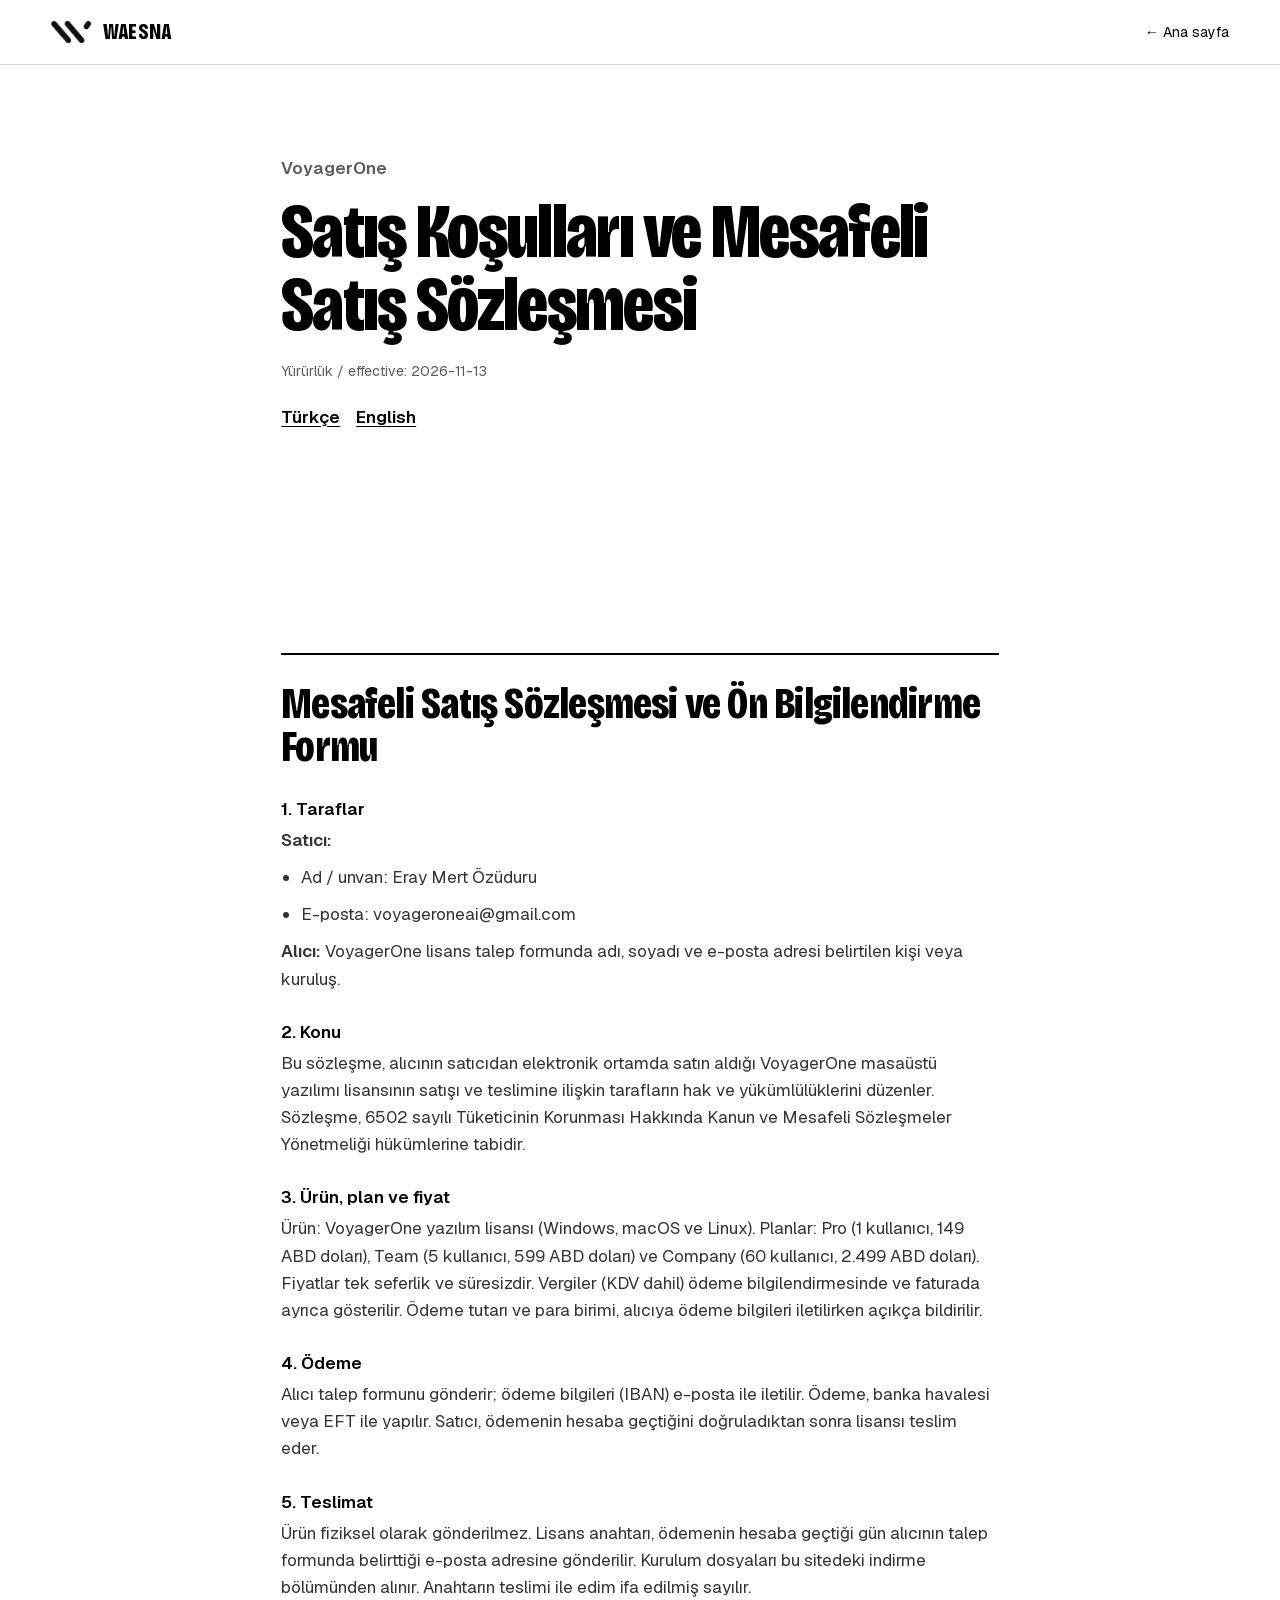
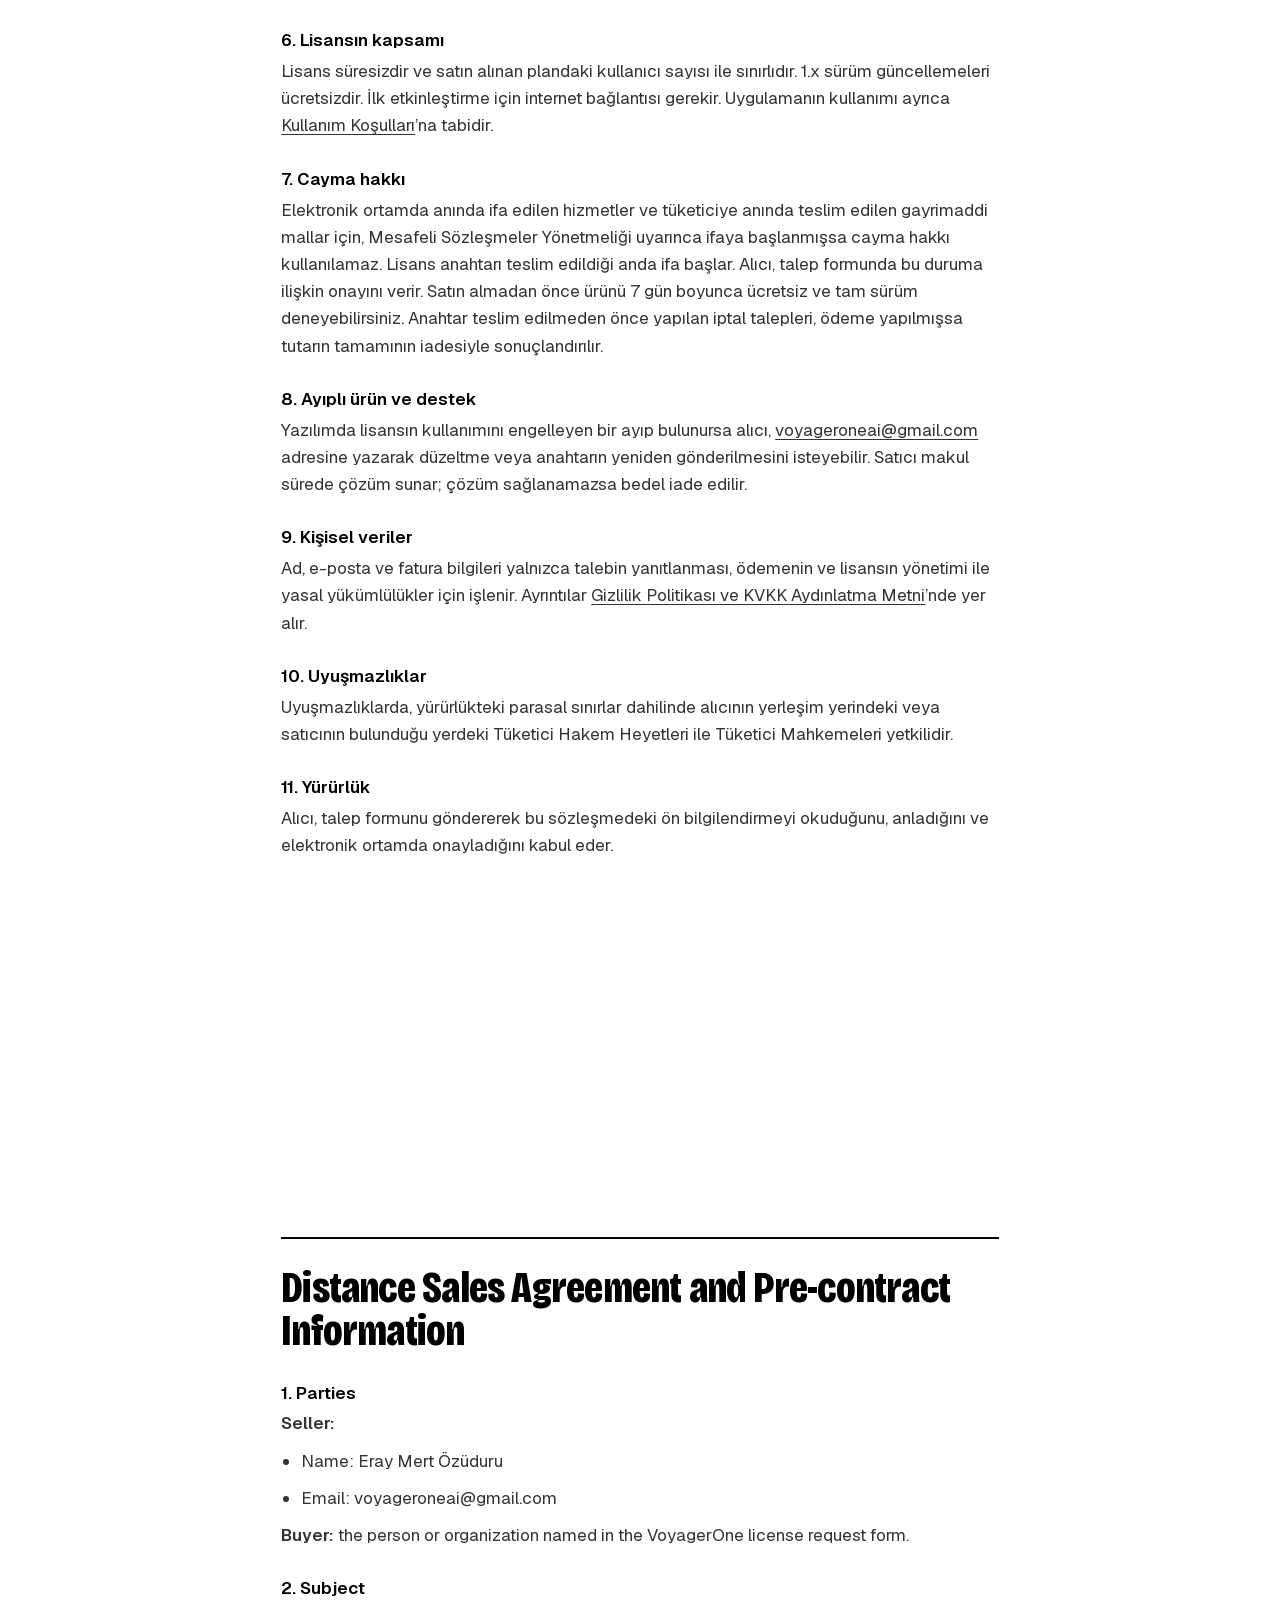
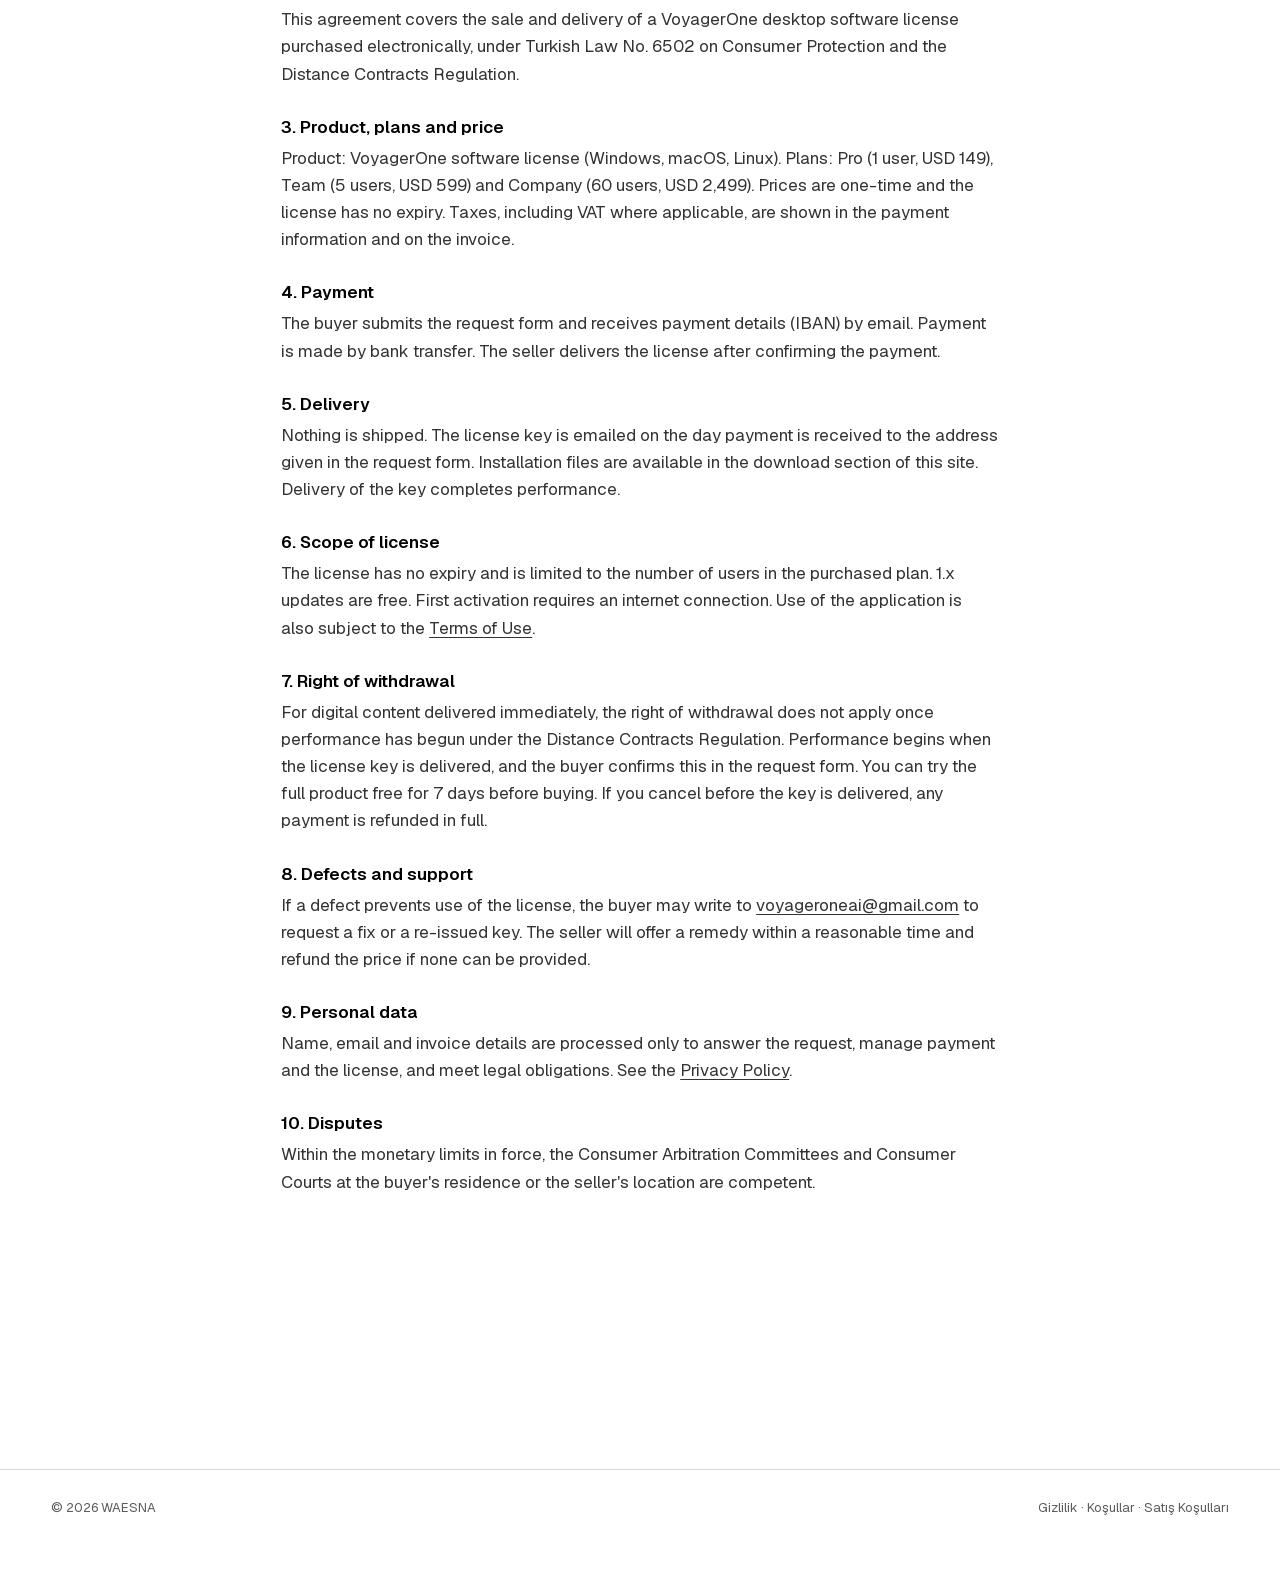
<file: satis.html>
<!DOCTYPE html><html lang="tr"><head><meta charset="UTF-8">
<meta name="viewport" content="width=device-width,initial-scale=1">
<title>Satış Koşulları ve Mesafeli Satış Sözleşmesi — WAESNA</title>
<meta name="robots" content="index,follow">
<link rel="icon" href="assets/favicon.svg" type="image/svg+xml">
<link rel="preload" href="assets/fonts/bricolage-latin.woff2" as="font" type="font/woff2" crossorigin>
<link rel="stylesheet" href="assets/fonts.css">
<link rel="stylesheet" href="assets/site.css">
<style>
main{max-width:820px;margin:0 auto;padding:clamp(48px,7vw,100px) var(--pad) 110px}
main>.mono{font-weight:600;color:var(--gray)}
h1{font:800 clamp(38px,6vw,84px)/.95 var(--display);font-stretch:75%;letter-spacing:-.022em;margin:14px 0 18px}
h2{font:800 clamp(28px,3.4vw,44px)/1 var(--display);font-stretch:75%;letter-spacing:-.018em;margin:60px 0 14px;padding-top:28px;border-top:2px solid var(--ink)}
h3{font:600 17px/1.35 var(--body);margin:28px 0 6px}
p,li{color:#333;margin-bottom:10px}ul{padding-left:20px}
main a{text-decoration:underline;text-underline-offset:3px}
.meta{color:var(--gray);font-size:14px;margin-bottom:22px}
.langbar{display:flex;gap:16px;font-weight:600;margin-bottom:8px}
.back{font-size:14px}
footer{border-top:1px solid var(--rule);padding:28px var(--pad) 50px;font-size:13px;color:var(--gray);display:flex;gap:16px;justify-content:space-between;flex-wrap:wrap}
footer a:hover{color:var(--ink)}
</style>
</head><body><nav class="nav on"><div class="wrap"><a class="logo" href="./"><img src="assets/waesna-mark.png" alt="" width="704" height="389">WAESNA</a><a class="back" href="./">← Ana sayfa</a></div></nav>
<main><p class="mono">VoyagerOne</p><h1>Satış Koşulları ve Mesafeli Satış Sözleşmesi</h1>
<p class="meta">Yürürlük / effective: 2026-11-13</p>
<div class="langbar"><a href="#tr">Türkçe</a><a href="#en">English</a></div>

<section id="tr"><h2>Mesafeli Satış Sözleşmesi ve Ön Bilgilendirme Formu</h2>

<h3>1. Taraflar</h3>
<p><b>Satıcı:</b></p>
<ul class="seller" id="sellerTr"></ul>
<p><b>Alıcı:</b> VoyagerOne lisans talep formunda adı, soyadı ve e-posta adresi belirtilen kişi veya kuruluş.</p>

<h3>2. Konu</h3>
<p>Bu sözleşme, alıcının satıcıdan elektronik ortamda satın aldığı VoyagerOne masaüstü yazılımı lisansının satışı ve teslimine ilişkin tarafların hak ve yükümlülüklerini düzenler. Sözleşme, 6502 sayılı Tüketicinin Korunması Hakkında Kanun ve Mesafeli Sözleşmeler Yönetmeliği hükümlerine tabidir.</p>

<h3>3. Ürün, plan ve fiyat</h3>
<p>Ürün: VoyagerOne yazılım lisansı (Windows, macOS ve Linux). Planlar: Pro (1 kullanıcı, 149 ABD doları), Team (5 kullanıcı, 599 ABD doları) ve Company (60 kullanıcı, 2.499 ABD doları). Fiyatlar tek seferlik ve süresizdir. Vergiler (KDV dahil) ödeme bilgilendirmesinde ve faturada ayrıca gösterilir. Ödeme tutarı ve para birimi, alıcıya ödeme bilgileri iletilirken açıkça bildirilir.</p>

<h3>4. Ödeme</h3>
<p>Alıcı talep formunu gönderir; ödeme bilgileri (IBAN) e-posta ile iletilir. Ödeme, banka havalesi veya EFT ile yapılır. Satıcı, ödemenin hesaba geçtiğini doğruladıktan sonra lisansı teslim eder.</p>

<h3>5. Teslimat</h3>
<p>Ürün fiziksel olarak gönderilmez. Lisans anahtarı, ödemenin hesaba geçtiği gün alıcının talep formunda belirttiği e-posta adresine gönderilir. Kurulum dosyaları bu sitedeki indirme bölümünden alınır. Anahtarın teslimi ile edim ifa edilmiş sayılır.</p>

<h3>6. Lisansın kapsamı</h3>
<p>Lisans süresizdir ve satın alınan plandaki kullanıcı sayısı ile sınırlıdır. 1.x sürüm güncellemeleri ücretsizdir. İlk etkinleştirme için internet bağlantısı gerekir. Uygulamanın kullanımı ayrıca <a href="terms.html">Kullanım Koşulları</a>’na tabidir.</p>

<h3>7. Cayma hakkı</h3>
<p>Elektronik ortamda anında ifa edilen hizmetler ve tüketiciye anında teslim edilen gayrimaddi mallar için, Mesafeli Sözleşmeler Yönetmeliği uyarınca ifaya başlanmışsa cayma hakkı kullanılamaz. Lisans anahtarı teslim edildiği anda ifa başlar. Alıcı, talep formunda bu duruma ilişkin onayını verir. Satın almadan önce ürünü 7 gün boyunca ücretsiz ve tam sürüm deneyebilirsiniz. Anahtar teslim edilmeden önce yapılan iptal talepleri, ödeme yapılmışsa tutarın tamamının iadesiyle sonuçlandırılır.</p>

<h3>8. Ayıplı ürün ve destek</h3>
<p>Yazılımda lisansın kullanımını engelleyen bir ayıp bulunursa alıcı, <span class="mailto"></span> adresine yazarak düzeltme veya anahtarın yeniden gönderilmesini isteyebilir. Satıcı makul sürede çözüm sunar; çözüm sağlanamazsa bedel iade edilir.</p>

<h3>9. Kişisel veriler</h3>
<p>Ad, e-posta ve fatura bilgileri yalnızca talebin yanıtlanması, ödemenin ve lisansın yönetimi ile yasal yükümlülükler için işlenir. Ayrıntılar <a href="privacy.html">Gizlilik Politikası ve KVKK Aydınlatma Metni</a>’nde yer alır.</p>

<h3>10. Uyuşmazlıklar</h3>
<p>Uyuşmazlıklarda, yürürlükteki parasal sınırlar dahilinde alıcının yerleşim yerindeki veya satıcının bulunduğu yerdeki Tüketici Hakem Heyetleri ile Tüketici Mahkemeleri yetkilidir.</p>

<h3>11. Yürürlük</h3>
<p>Alıcı, talep formunu göndererek bu sözleşmedeki ön bilgilendirmeyi okuduğunu, anladığını ve elektronik ortamda onayladığını kabul eder.</p>
</section>

<section id="en"><h2>Distance Sales Agreement and Pre-contract Information</h2>
<h3>1. Parties</h3>
<p><b>Seller:</b></p>
<ul class="seller" id="sellerEn"></ul>
<p><b>Buyer:</b> the person or organization named in the VoyagerOne license request form.</p>
<h3>2. Subject</h3>
<p>This agreement covers the sale and delivery of a VoyagerOne desktop software license purchased electronically, under Turkish Law No. 6502 on Consumer Protection and the Distance Contracts Regulation.</p>
<h3>3. Product, plans and price</h3>
<p>Product: VoyagerOne software license (Windows, macOS, Linux). Plans: Pro (1 user, USD 149), Team (5 users, USD 599) and Company (60 users, USD 2,499). Prices are one-time and the license has no expiry. Taxes, including VAT where applicable, are shown in the payment information and on the invoice.</p>
<h3>4. Payment</h3>
<p>The buyer submits the request form and receives payment details (IBAN) by email. Payment is made by bank transfer. The seller delivers the license after confirming the payment.</p>
<h3>5. Delivery</h3>
<p>Nothing is shipped. The license key is emailed on the day payment is received to the address given in the request form. Installation files are available in the download section of this site. Delivery of the key completes performance.</p>
<h3>6. Scope of license</h3>
<p>The license has no expiry and is limited to the number of users in the purchased plan. 1.x updates are free. First activation requires an internet connection. Use of the application is also subject to the <a href="terms.html">Terms of Use</a>.</p>
<h3>7. Right of withdrawal</h3>
<p>For digital content delivered immediately, the right of withdrawal does not apply once performance has begun under the Distance Contracts Regulation. Performance begins when the license key is delivered, and the buyer confirms this in the request form. You can try the full product free for 7 days before buying. If you cancel before the key is delivered, any payment is refunded in full.</p>
<h3>8. Defects and support</h3>
<p>If a defect prevents use of the license, the buyer may write to <span class="mailto"></span> to request a fix or a re-issued key. The seller will offer a remedy within a reasonable time and refund the price if none can be provided.</p>
<h3>9. Personal data</h3>
<p>Name, email and invoice details are processed only to answer the request, manage payment and the license, and meet legal obligations. See the <a href="privacy.html">Privacy Policy</a>.</p>
<h3>10. Disputes</h3>
<p>Within the monetary limits in force, the Consumer Arbitration Committees and Consumer Courts at the buyer's residence or the seller's location are competent.</p>
</section></main>
<footer><span>© <span id="year">2026</span> WAESNA</span><span><a href="privacy.html">Gizlilik</a> · <a href="terms.html">Koşullar</a> · <a href="satis.html">Satış Koşulları</a></span></footer>
<script src="config.js"></script>
<script>
const S=(typeof CONFIG!=="undefined"&&CONFIG.seller)||{}, M=CONFIG.email||"";
const rows=[["Ad / unvan",S.title||S.name],["Vergi dairesi",S.taxOffice],["Vergi no",S.taxId],["Adres",S.address],["Telefon",S.phone],["E-posta",M]];
const rowsEn=[["Name",S.title||S.name],["Tax office",S.taxOffice],["Tax ID",S.taxId],["Address",S.address],["Phone",S.phone],["Email",M]];
function fill(id,r){const ul=document.getElementById(id);r.filter(x=>x[1]).forEach(([k,v])=>{const li=document.createElement("li");li.textContent=k+": "+v;ul.appendChild(li);});}
fill("sellerTr",rows);fill("sellerEn",rowsEn);
document.querySelectorAll(".mailto").forEach(s=>{const a=document.createElement("a");a.href="mailto:"+M;a.textContent=M;s.appendChild(a);});
document.getElementById("year").textContent=new Date().getFullYear();
</script>
</body></html>
</file>
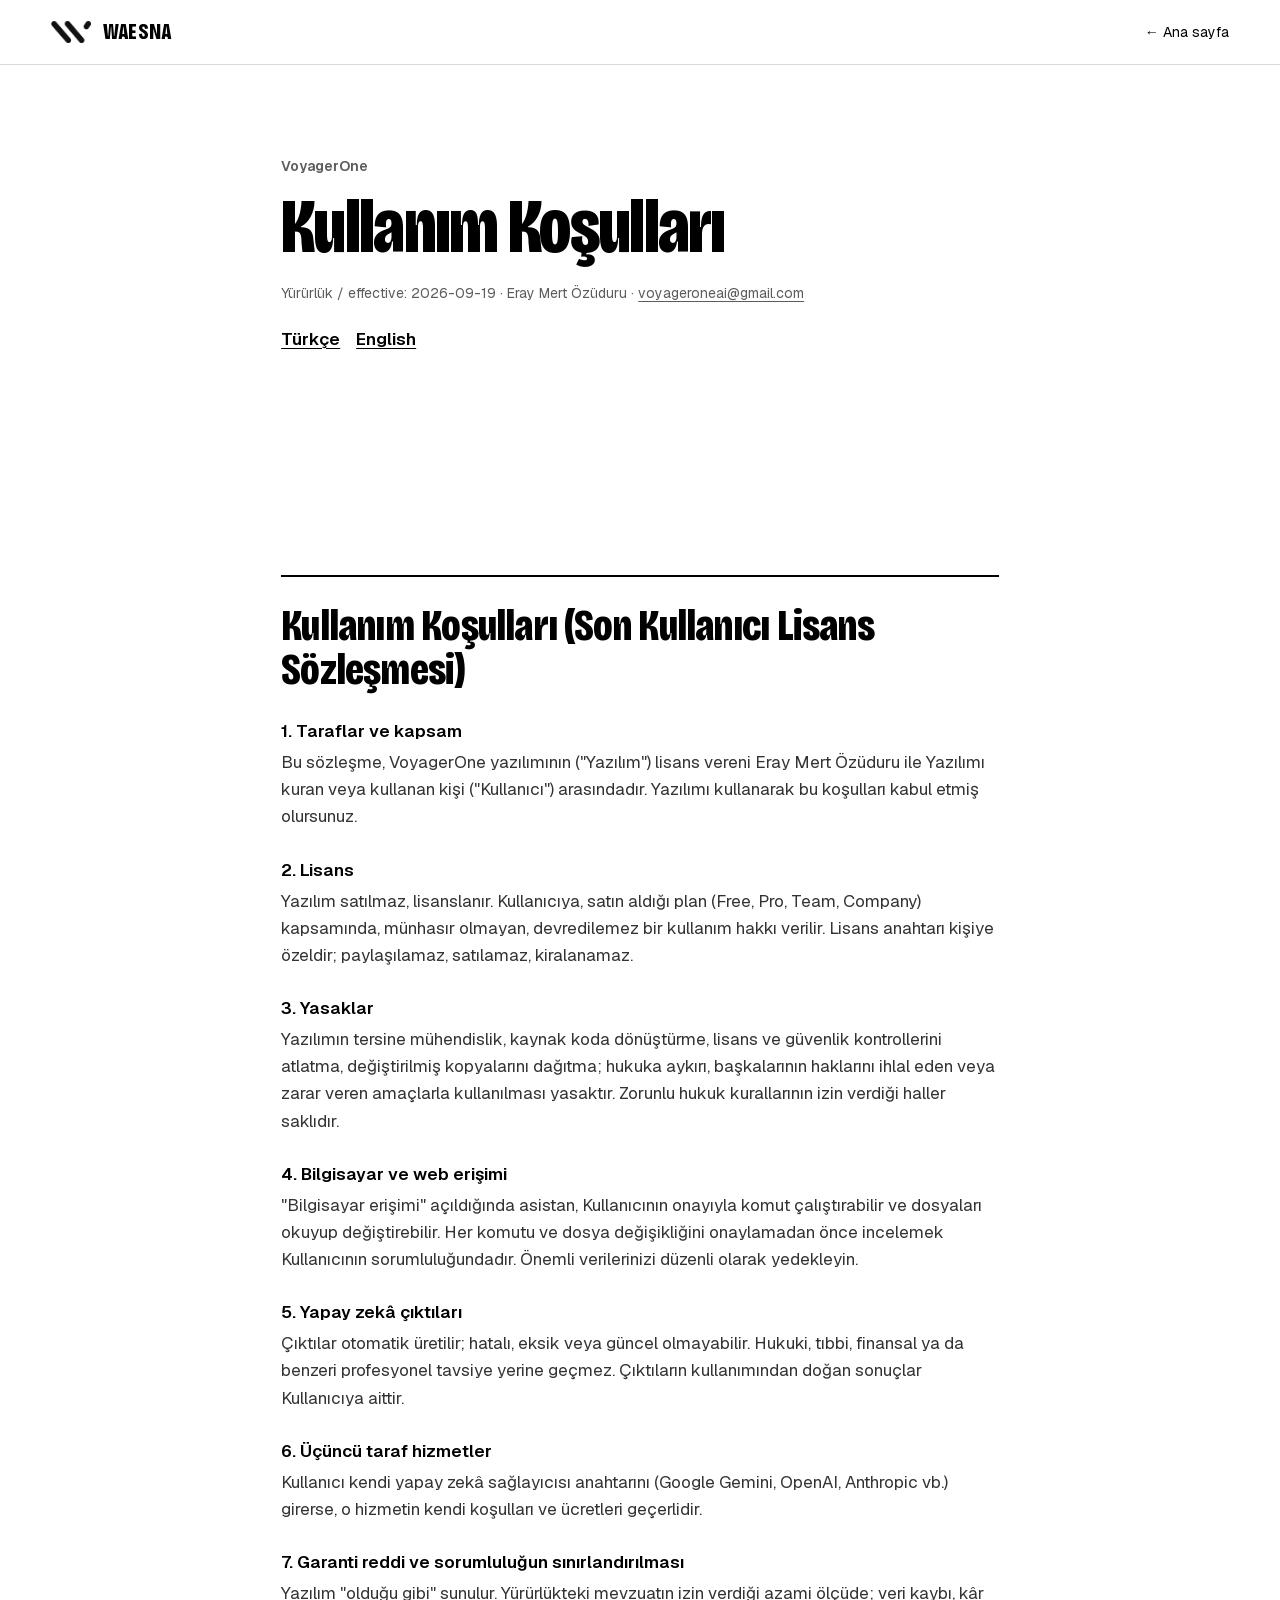
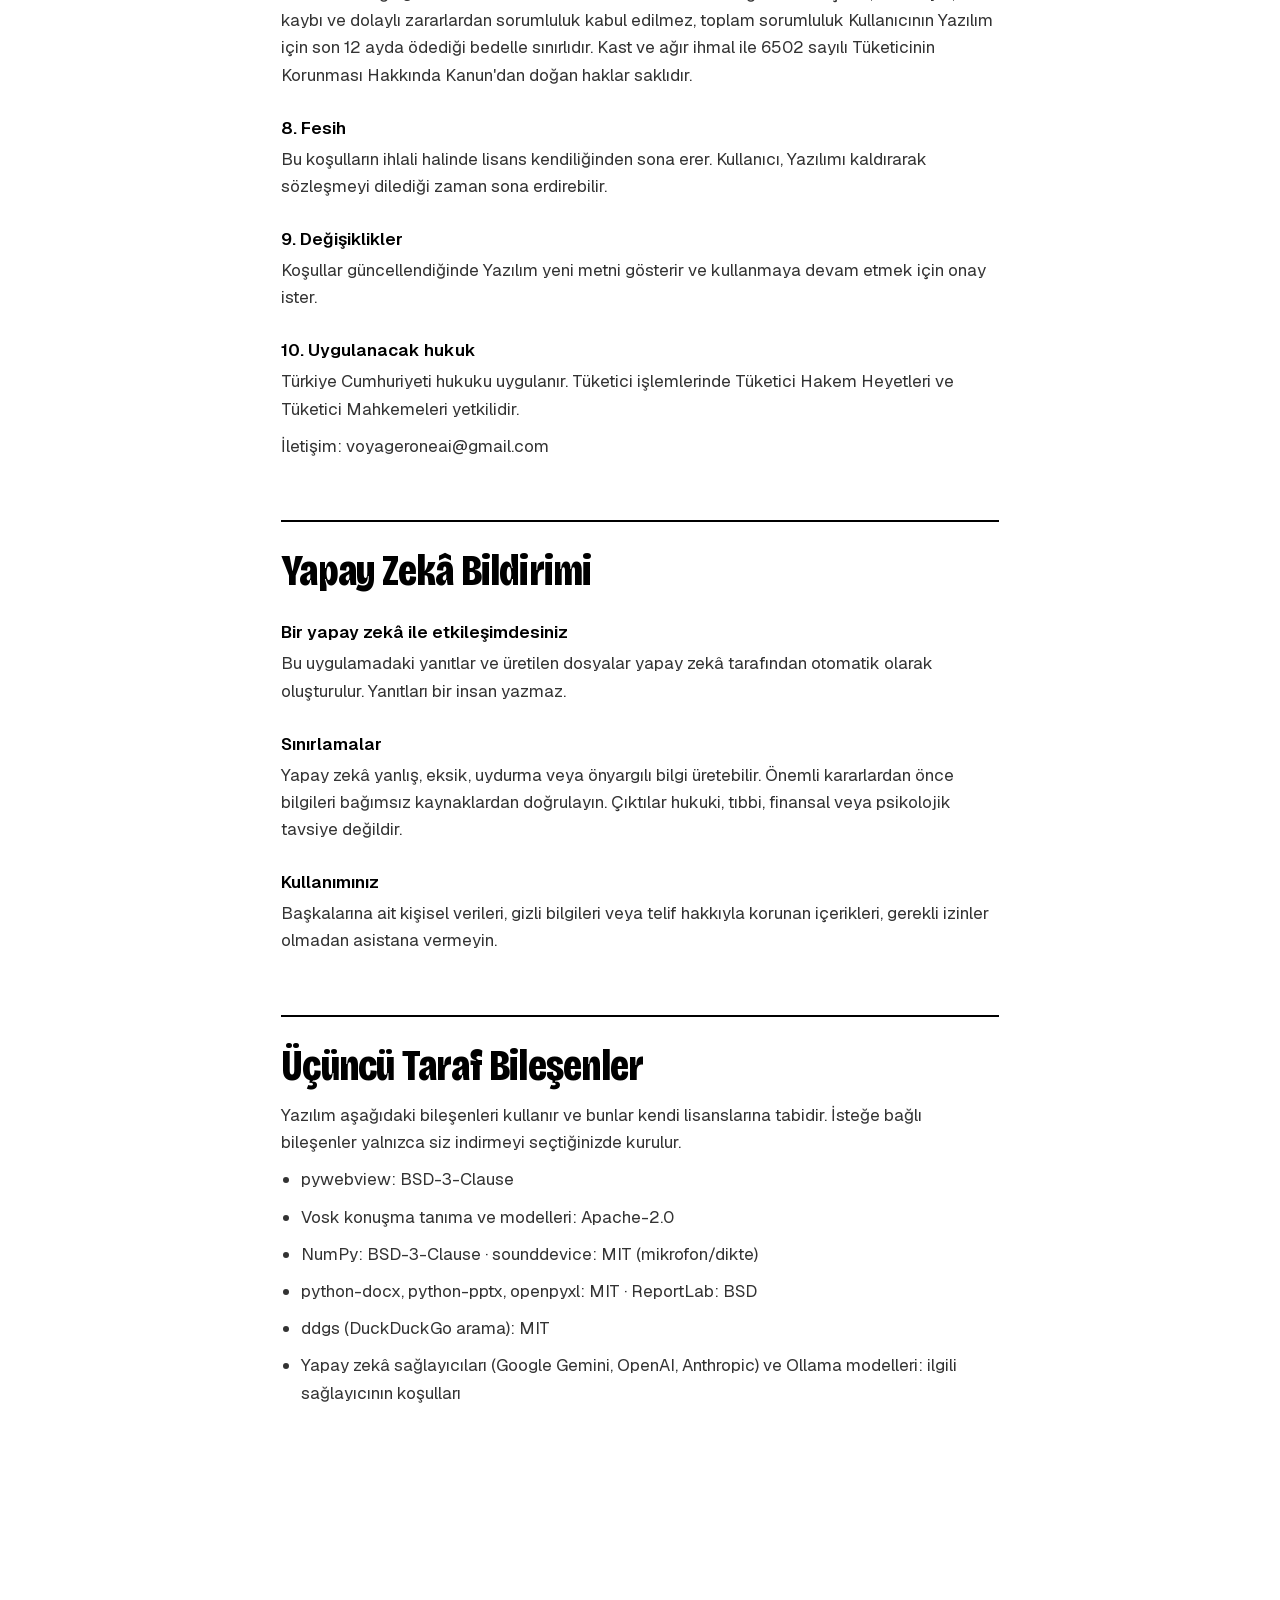
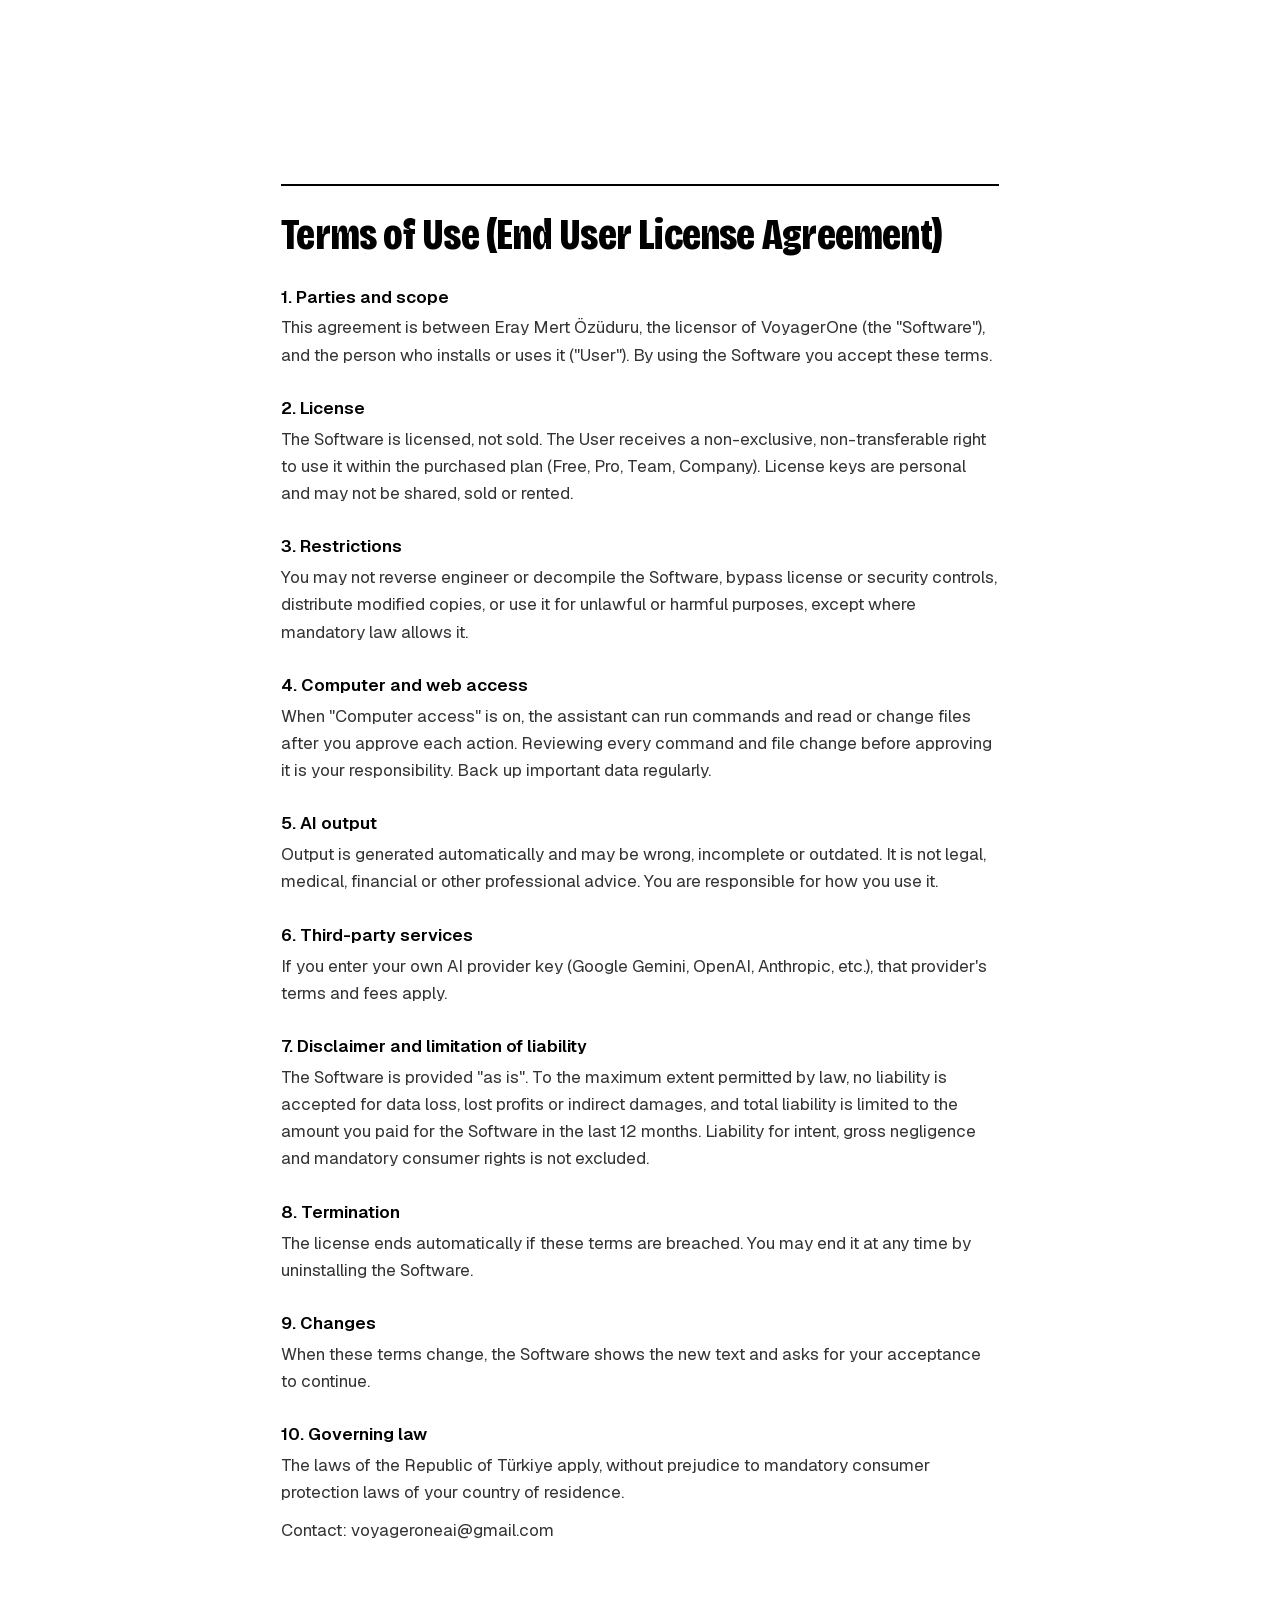
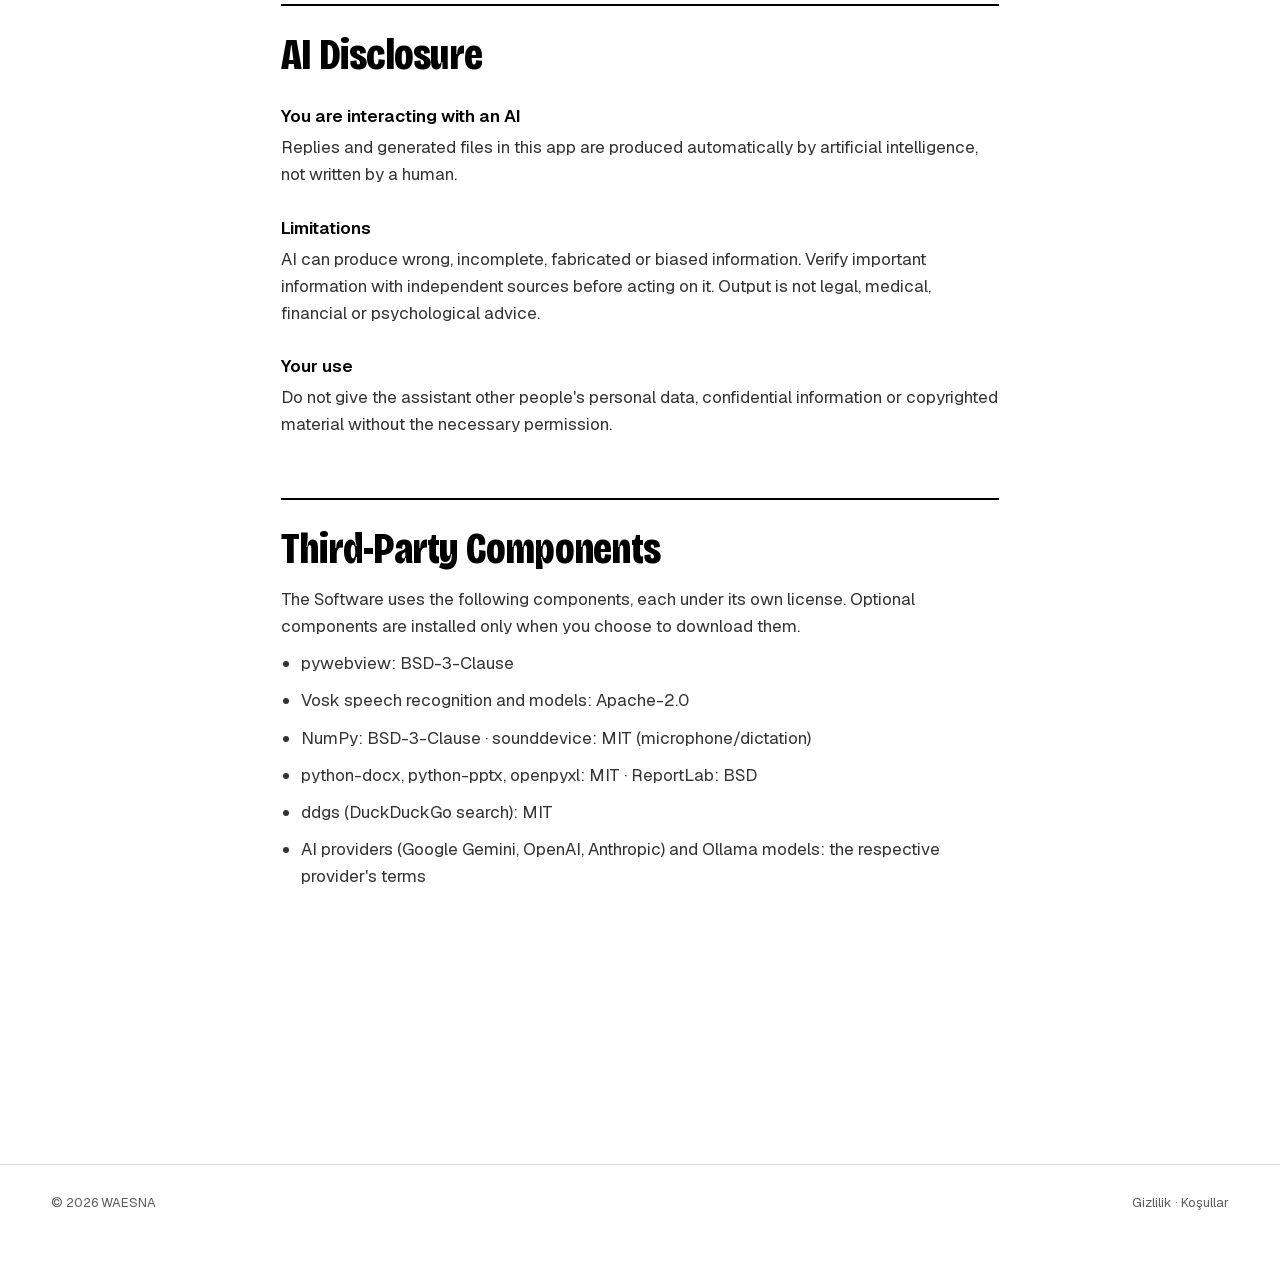
<file: terms.html>
<!DOCTYPE html><html lang="tr"><head><meta charset="UTF-8">
<meta name="viewport" content="width=device-width,initial-scale=1">
<title>Kullanım Koşulları — WAESNA</title>
<meta name="robots" content="index,follow">
<link rel="icon" href="assets/favicon.svg" type="image/svg+xml">
<link rel="preload" href="assets/fonts/bricolage-latin.woff2" as="font" type="font/woff2" crossorigin>
<link rel="stylesheet" href="assets/fonts.css">
<link rel="stylesheet" href="assets/site.css">
<style>
main{max-width:820px;margin:0 auto;padding:clamp(48px,7vw,100px) var(--pad) 110px}
main>.mono{font-weight:600;color:var(--gray)}
h1{font:800 clamp(38px,6vw,84px)/.95 var(--display);font-stretch:75%;letter-spacing:-.022em;margin:14px 0 18px}
h2{font:800 clamp(28px,3.4vw,44px)/1 var(--display);font-stretch:75%;letter-spacing:-.018em;margin:60px 0 14px;padding-top:28px;border-top:2px solid var(--ink)}
h3{font:600 17px/1.35 var(--body);margin:28px 0 6px}
p,li{color:#333;margin-bottom:10px}ul{padding-left:20px}
main a{text-decoration:underline;text-underline-offset:3px}
.meta{color:var(--gray);font-size:14px;margin-bottom:22px}
.langbar{display:flex;gap:16px;font-weight:600;margin-bottom:8px}
.back{font-size:14px}
footer{border-top:1px solid var(--rule);padding:28px var(--pad) 50px;font-size:13px;color:var(--gray);display:flex;gap:16px;justify-content:space-between;flex-wrap:wrap}
footer a:hover{color:var(--ink)}
</style>
</head><body>
<nav class="nav on"><div class="wrap"><a class="logo" href="./"><img src="assets/waesna-mark.png" alt="" width="704" height="389">WAESNA</a><a class="back" href="./">← Ana sayfa</a></div></nav>
<main><p class="mono" style="font-size:14px">VoyagerOne</p><h1>Kullanım Koşulları</h1>
<p class="meta">Yürürlük / effective: 2026-09-19 · Eray Mert Özüduru · <a href="mailto:voyageroneai@gmail.com">voyageroneai@gmail.com</a></p>
<div class="langbar"><a href="#tr">Türkçe</a><a href="#en">English</a></div>
<section id="tr"><h2>Kullanım Koşulları (Son Kullanıcı Lisans Sözleşmesi)</h2><h3>1. Taraflar ve kapsam</h3>
<p>Bu sözleşme, VoyagerOne yazılımının (&quot;Yazılım&quot;) lisans vereni Eray Mert Özüduru ile Yazılımı kuran veya kullanan kişi (&quot;Kullanıcı&quot;) arasındadır. Yazılımı kullanarak bu koşulları kabul etmiş olursunuz.</p>
<h3>2. Lisans</h3>
<p>Yazılım satılmaz, lisanslanır. Kullanıcıya, satın aldığı plan (Free, Pro, Team, Company) kapsamında, münhasır olmayan, devredilemez bir kullanım hakkı verilir. Lisans anahtarı kişiye özeldir; paylaşılamaz, satılamaz, kiralanamaz.</p>
<h3>3. Yasaklar</h3>
<p>Yazılımın tersine mühendislik, kaynak koda dönüştürme, lisans ve güvenlik kontrollerini atlatma, değiştirilmiş kopyalarını dağıtma; hukuka aykırı, başkalarının haklarını ihlal eden veya zarar veren amaçlarla kullanılması yasaktır. Zorunlu hukuk kurallarının izin verdiği haller saklıdır.</p>
<h3>4. Bilgisayar ve web erişimi</h3>
<p>&quot;Bilgisayar erişimi&quot; açıldığında asistan, Kullanıcının onayıyla komut çalıştırabilir ve dosyaları okuyup değiştirebilir. Her komutu ve dosya değişikliğini onaylamadan önce incelemek Kullanıcının sorumluluğundadır. Önemli verilerinizi düzenli olarak yedekleyin.</p>
<h3>5. Yapay zekâ çıktıları</h3>
<p>Çıktılar otomatik üretilir; hatalı, eksik veya güncel olmayabilir. Hukuki, tıbbi, finansal ya da benzeri profesyonel tavsiye yerine geçmez. Çıktıların kullanımından doğan sonuçlar Kullanıcıya aittir.</p>
<h3>6. Üçüncü taraf hizmetler</h3>
<p>Kullanıcı kendi yapay zekâ sağlayıcısı anahtarını (Google Gemini, OpenAI, Anthropic vb.) girerse, o hizmetin kendi koşulları ve ücretleri geçerlidir.</p>
<h3>7. Garanti reddi ve sorumluluğun sınırlandırılması</h3>
<p>Yazılım &quot;olduğu gibi&quot; sunulur. Yürürlükteki mevzuatın izin verdiği azami ölçüde; veri kaybı, kâr kaybı ve dolaylı zararlardan sorumluluk kabul edilmez, toplam sorumluluk Kullanıcının Yazılım için son 12 ayda ödediği bedelle sınırlıdır. Kast ve ağır ihmal ile 6502 sayılı Tüketicinin Korunması Hakkında Kanun&#x27;dan doğan haklar saklıdır.</p>
<h3>8. Fesih</h3>
<p>Bu koşulların ihlali halinde lisans kendiliğinden sona erer. Kullanıcı, Yazılımı kaldırarak sözleşmeyi dilediği zaman sona erdirebilir.</p>
<h3>9. Değişiklikler</h3>
<p>Koşullar güncellendiğinde Yazılım yeni metni gösterir ve kullanmaya devam etmek için onay ister.</p>
<h3>10. Uygulanacak hukuk</h3>
<p>Türkiye Cumhuriyeti hukuku uygulanır. Tüketici işlemlerinde Tüketici Hakem Heyetleri ve Tüketici Mahkemeleri yetkilidir.</p>
<p>İletişim: voyageroneai@gmail.com</p><h2>Yapay Zekâ Bildirimi</h2><h3>Bir yapay zekâ ile etkileşimdesiniz</h3>
<p>Bu uygulamadaki yanıtlar ve üretilen dosyalar yapay zekâ tarafından otomatik olarak oluşturulur. Yanıtları bir insan yazmaz.</p>
<h3>Sınırlamalar</h3>
<p>Yapay zekâ yanlış, eksik, uydurma veya önyargılı bilgi üretebilir. Önemli kararlardan önce bilgileri bağımsız kaynaklardan doğrulayın. Çıktılar hukuki, tıbbi, finansal veya psikolojik tavsiye değildir.</p>
<h3>Kullanımınız</h3>
<p>Başkalarına ait kişisel verileri, gizli bilgileri veya telif hakkıyla korunan içerikleri, gerekli izinler olmadan asistana vermeyin.</p><h2>Üçüncü Taraf Bileşenler</h2><p>Yazılım aşağıdaki bileşenleri kullanır ve bunlar kendi lisanslarına tabidir. İsteğe bağlı bileşenler yalnızca siz indirmeyi seçtiğinizde kurulur.</p>
<ul>
<li>pywebview: BSD-3-Clause</li>
<li>Vosk konuşma tanıma ve modelleri: Apache-2.0</li>
<li>NumPy: BSD-3-Clause · sounddevice: MIT (mikrofon/dikte)</li>
<li>python-docx, python-pptx, openpyxl: MIT · ReportLab: BSD</li>
<li>ddgs (DuckDuckGo arama): MIT</li>
<li>Yapay zekâ sağlayıcıları (Google Gemini, OpenAI, Anthropic) ve Ollama modelleri: ilgili sağlayıcının koşulları</li>
</ul></section><section id="en"><h2>Terms of Use (End User License Agreement)</h2><h3>1. Parties and scope</h3>
<p>This agreement is between Eray Mert Özüduru, the licensor of VoyagerOne (the &quot;Software&quot;), and the person who installs or uses it (&quot;User&quot;). By using the Software you accept these terms.</p>
<h3>2. License</h3>
<p>The Software is licensed, not sold. The User receives a non-exclusive, non-transferable right to use it within the purchased plan (Free, Pro, Team, Company). License keys are personal and may not be shared, sold or rented.</p>
<h3>3. Restrictions</h3>
<p>You may not reverse engineer or decompile the Software, bypass license or security controls, distribute modified copies, or use it for unlawful or harmful purposes, except where mandatory law allows it.</p>
<h3>4. Computer and web access</h3>
<p>When &quot;Computer access&quot; is on, the assistant can run commands and read or change files after you approve each action. Reviewing every command and file change before approving it is your responsibility. Back up important data regularly.</p>
<h3>5. AI output</h3>
<p>Output is generated automatically and may be wrong, incomplete or outdated. It is not legal, medical, financial or other professional advice. You are responsible for how you use it.</p>
<h3>6. Third-party services</h3>
<p>If you enter your own AI provider key (Google Gemini, OpenAI, Anthropic, etc.), that provider&#x27;s terms and fees apply.</p>
<h3>7. Disclaimer and limitation of liability</h3>
<p>The Software is provided &quot;as is&quot;. To the maximum extent permitted by law, no liability is accepted for data loss, lost profits or indirect damages, and total liability is limited to the amount you paid for the Software in the last 12 months. Liability for intent, gross negligence and mandatory consumer rights is not excluded.</p>
<h3>8. Termination</h3>
<p>The license ends automatically if these terms are breached. You may end it at any time by uninstalling the Software.</p>
<h3>9. Changes</h3>
<p>When these terms change, the Software shows the new text and asks for your acceptance to continue.</p>
<h3>10. Governing law</h3>
<p>The laws of the Republic of Türkiye apply, without prejudice to mandatory consumer protection laws of your country of residence.</p>
<p>Contact: voyageroneai@gmail.com</p><h2>AI Disclosure</h2><h3>You are interacting with an AI</h3>
<p>Replies and generated files in this app are produced automatically by artificial intelligence, not written by a human.</p>
<h3>Limitations</h3>
<p>AI can produce wrong, incomplete, fabricated or biased information. Verify important information with independent sources before acting on it. Output is not legal, medical, financial or psychological advice.</p>
<h3>Your use</h3>
<p>Do not give the assistant other people&#x27;s personal data, confidential information or copyrighted material without the necessary permission.</p><h2>Third-Party Components</h2><p>The Software uses the following components, each under its own license. Optional components are installed only when you choose to download them.</p>
<ul>
<li>pywebview: BSD-3-Clause</li>
<li>Vosk speech recognition and models: Apache-2.0</li>
<li>NumPy: BSD-3-Clause · sounddevice: MIT (microphone/dictation)</li>
<li>python-docx, python-pptx, openpyxl: MIT · ReportLab: BSD</li>
<li>ddgs (DuckDuckGo search): MIT</li>
<li>AI providers (Google Gemini, OpenAI, Anthropic) and Ollama models: the respective provider&#x27;s terms</li>
</ul></section></main>
<footer><span>© 2026 WAESNA</span><span><a href="privacy.html">Gizlilik</a> · <a href="terms.html">Koşullar</a></span></footer>
</body></html>
</file>
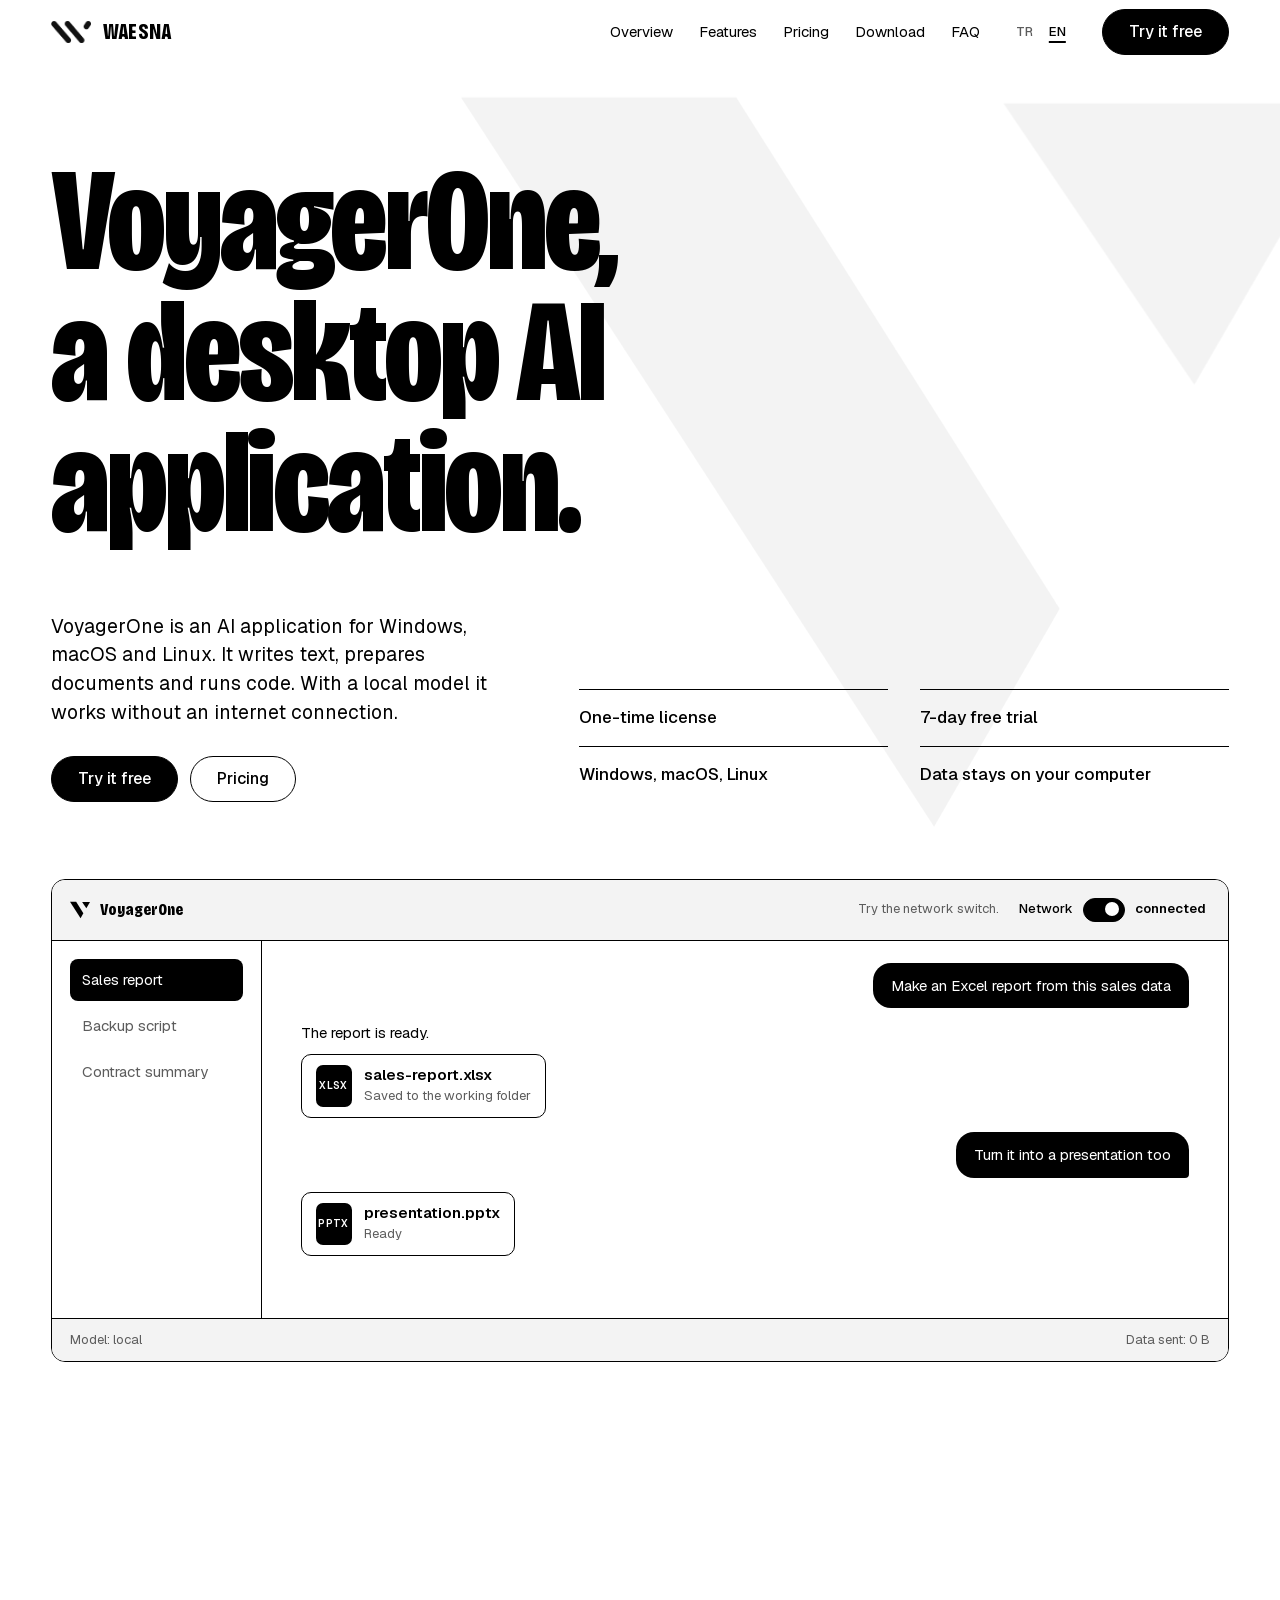
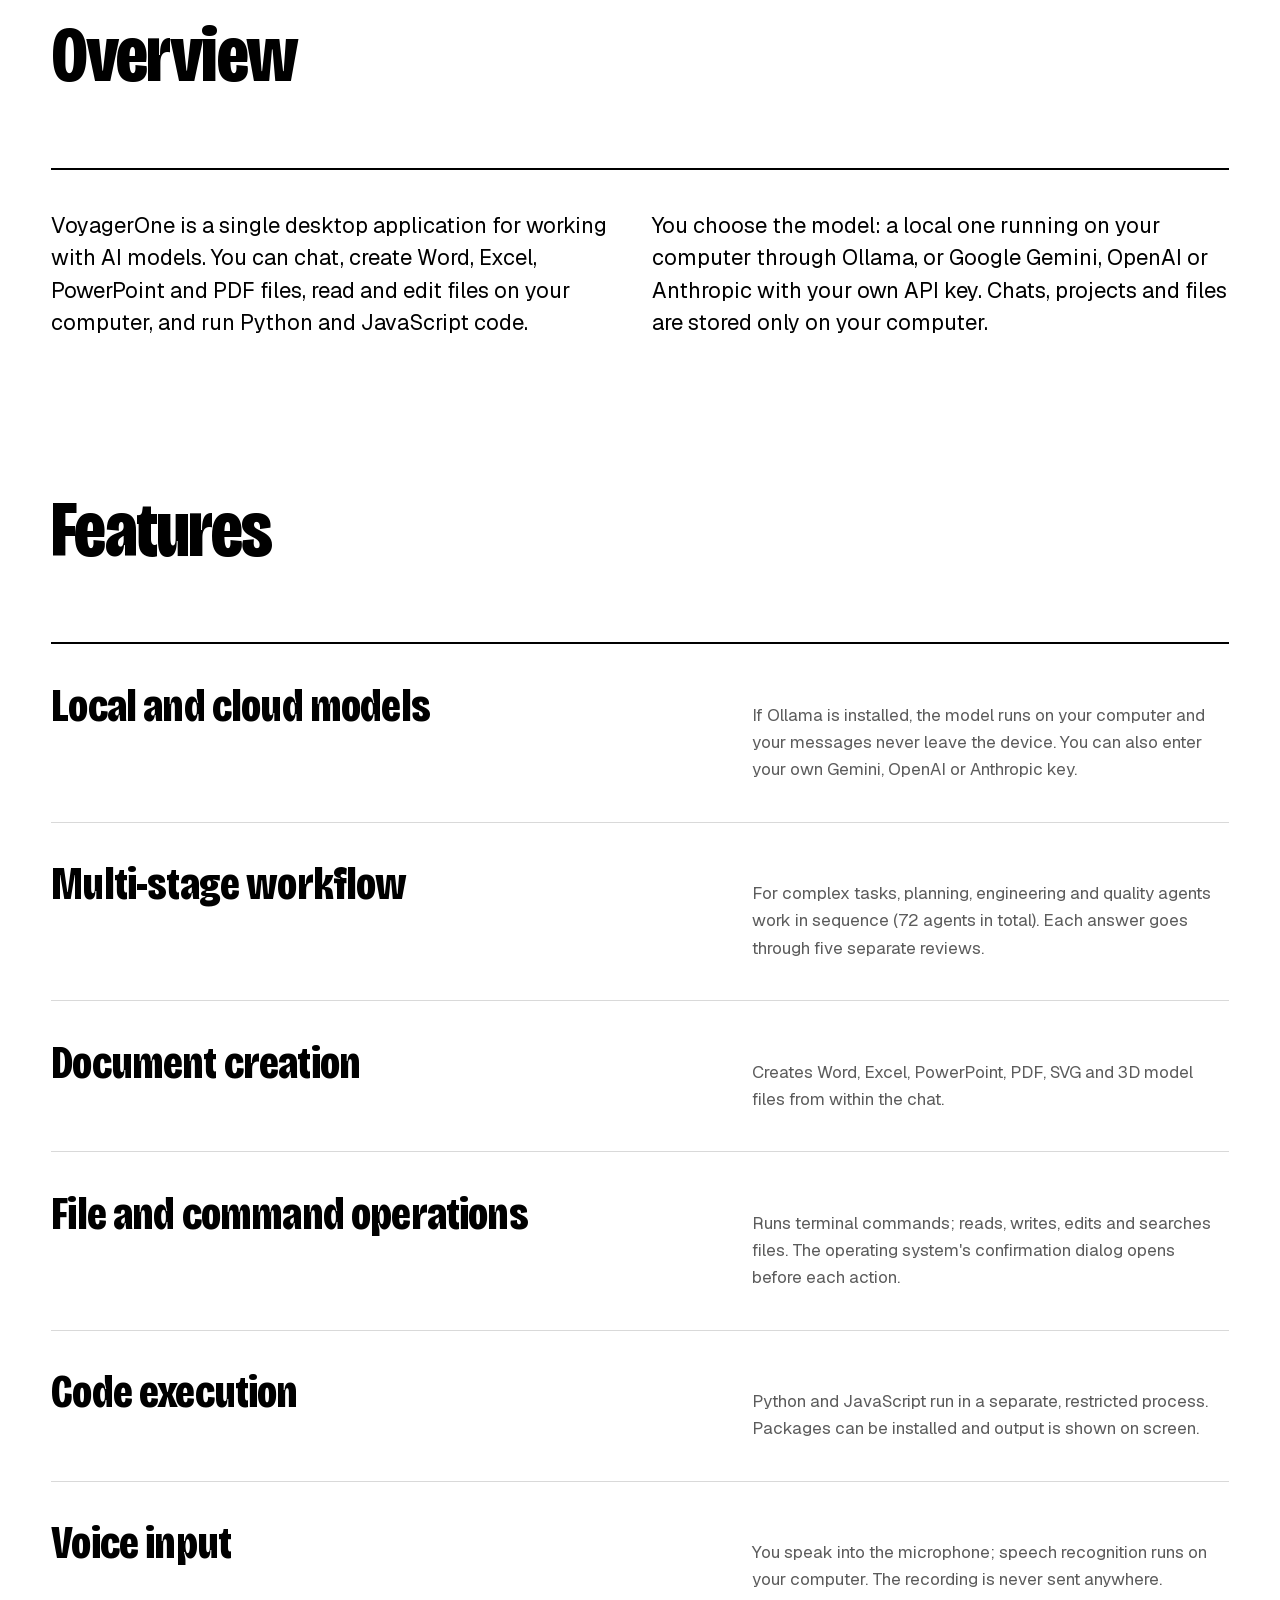
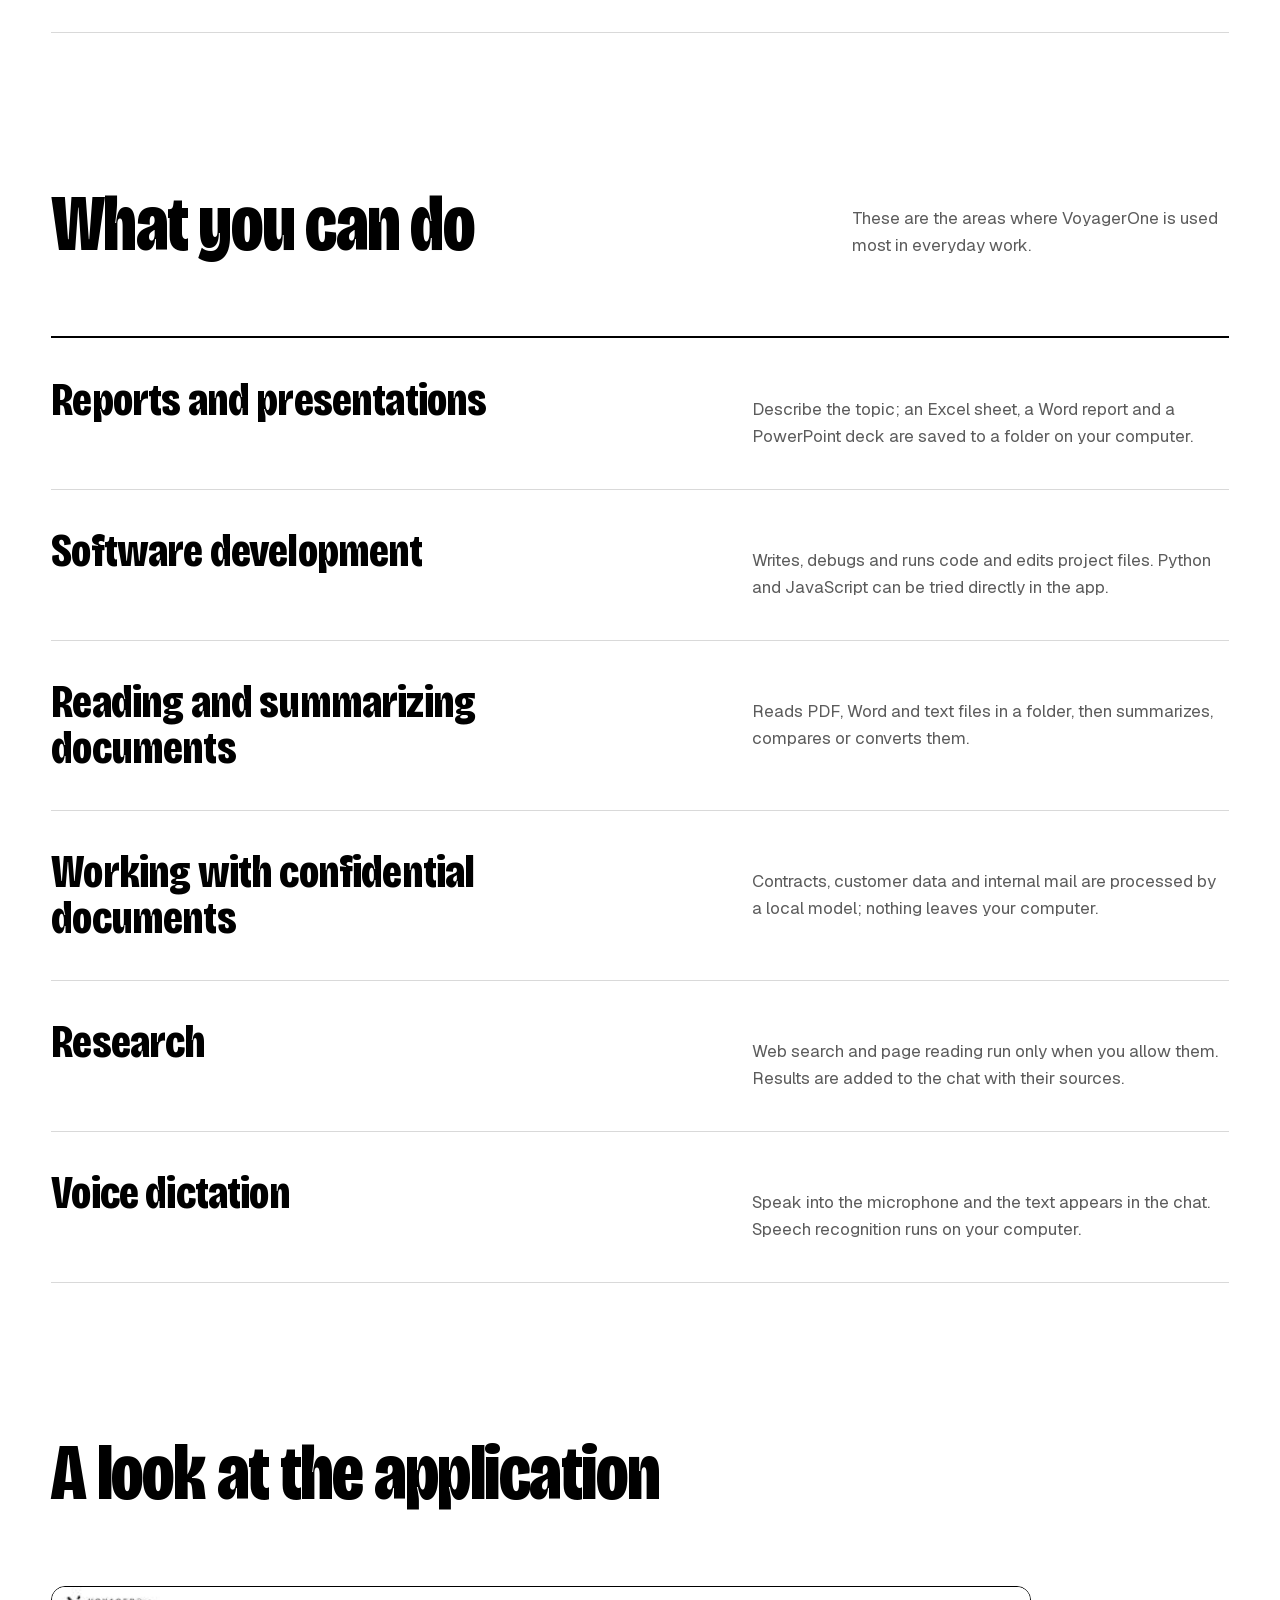
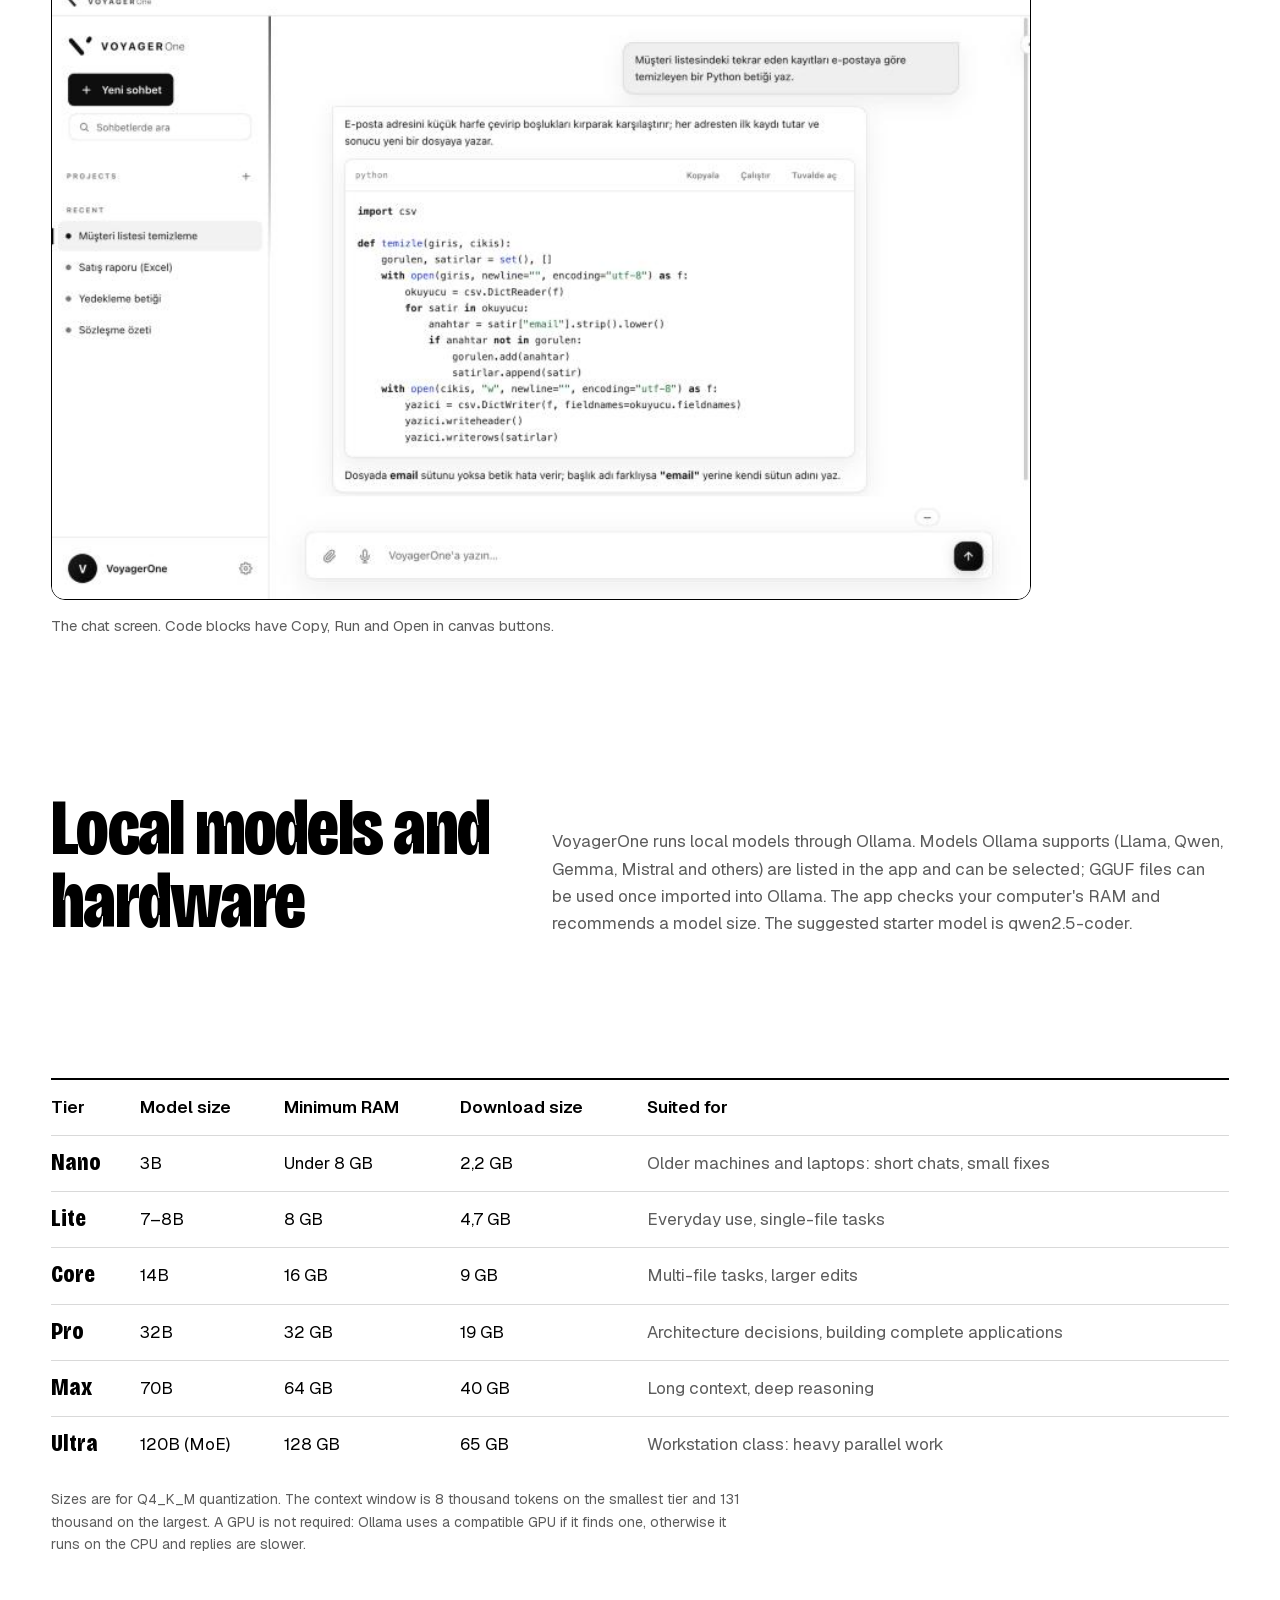
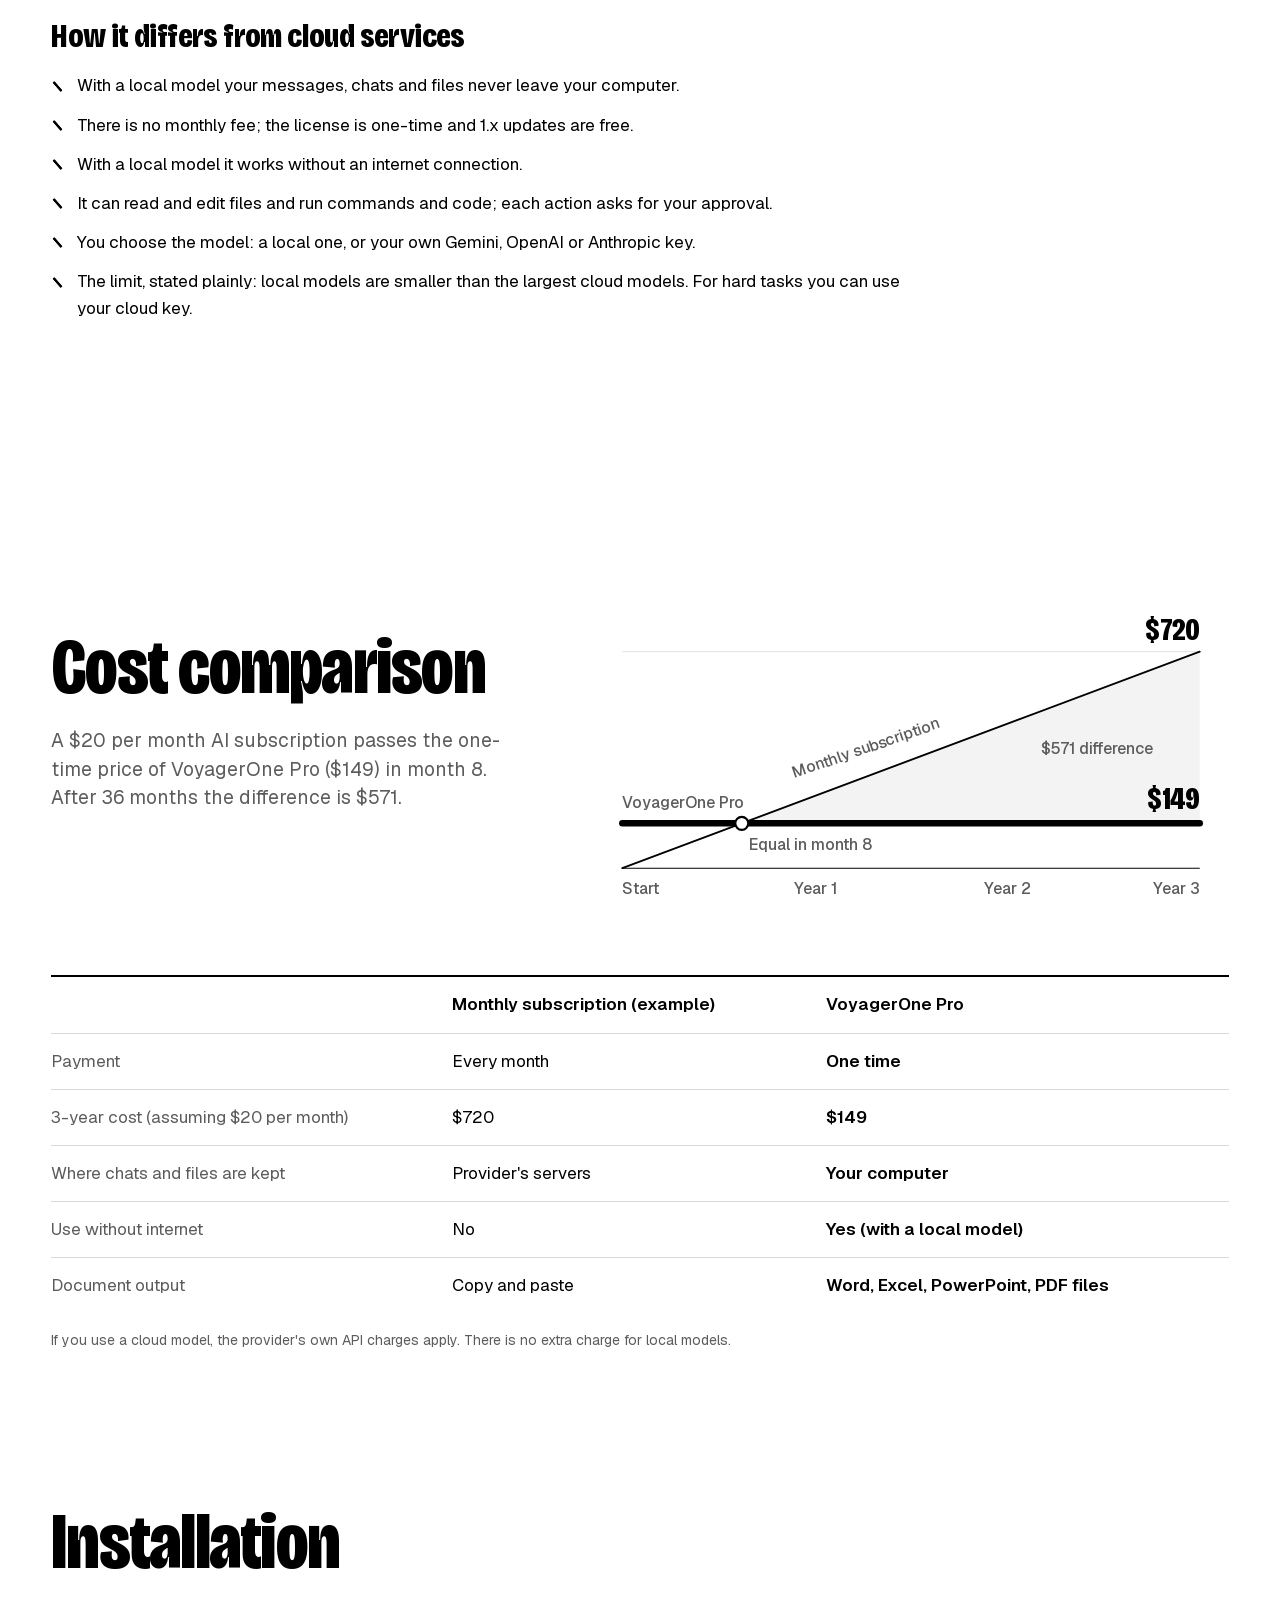
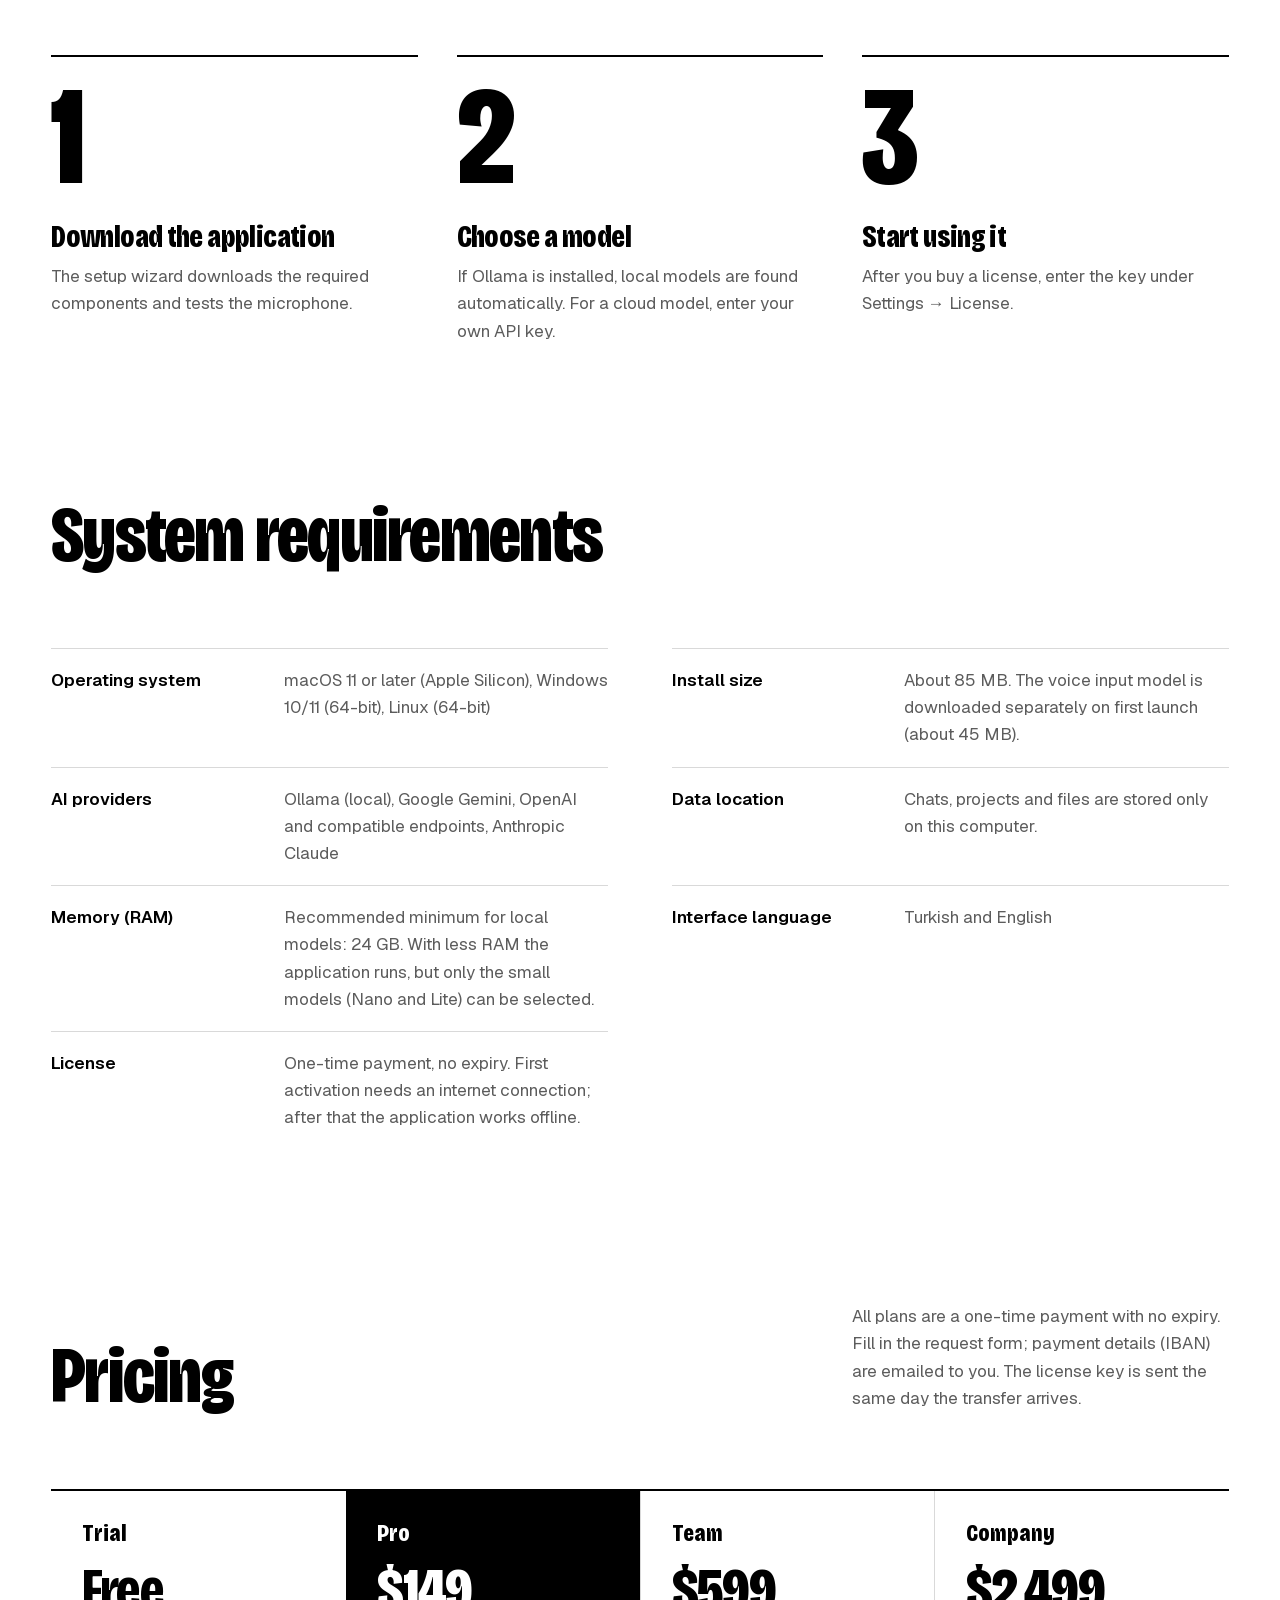
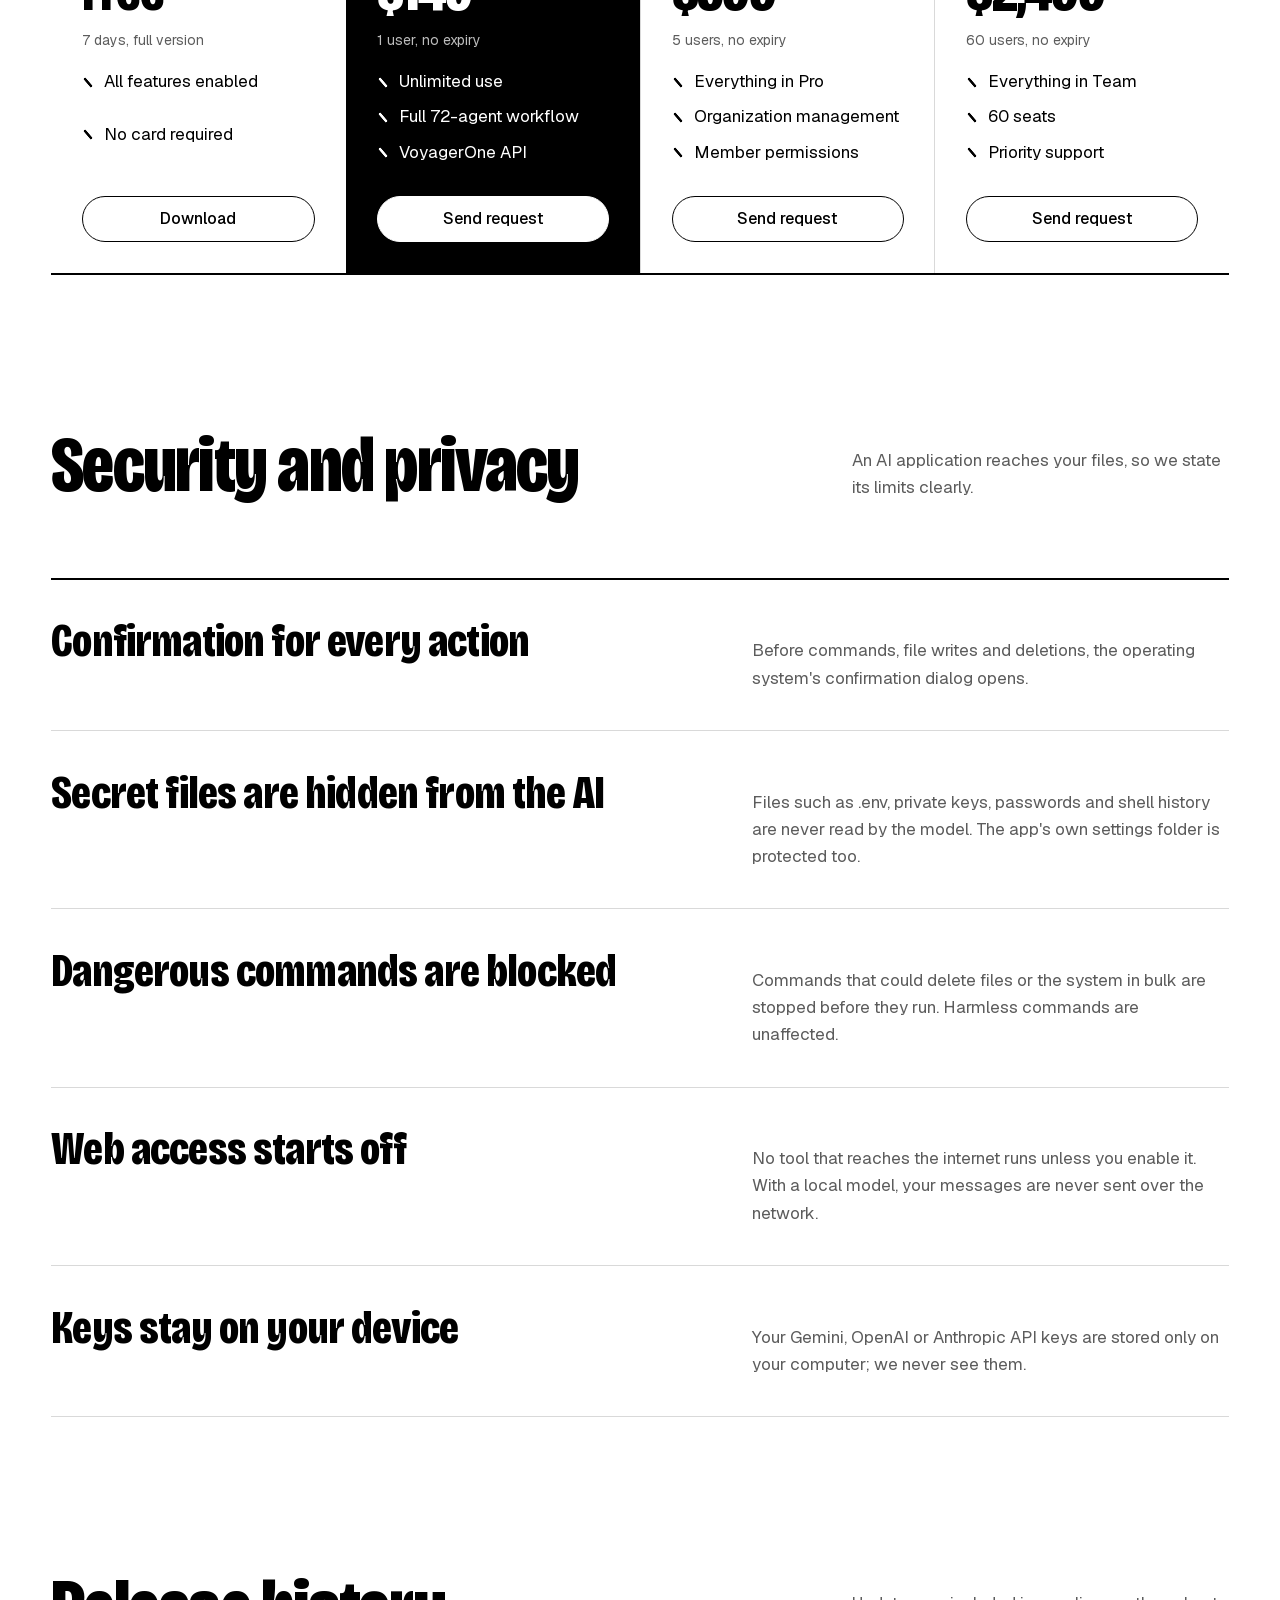
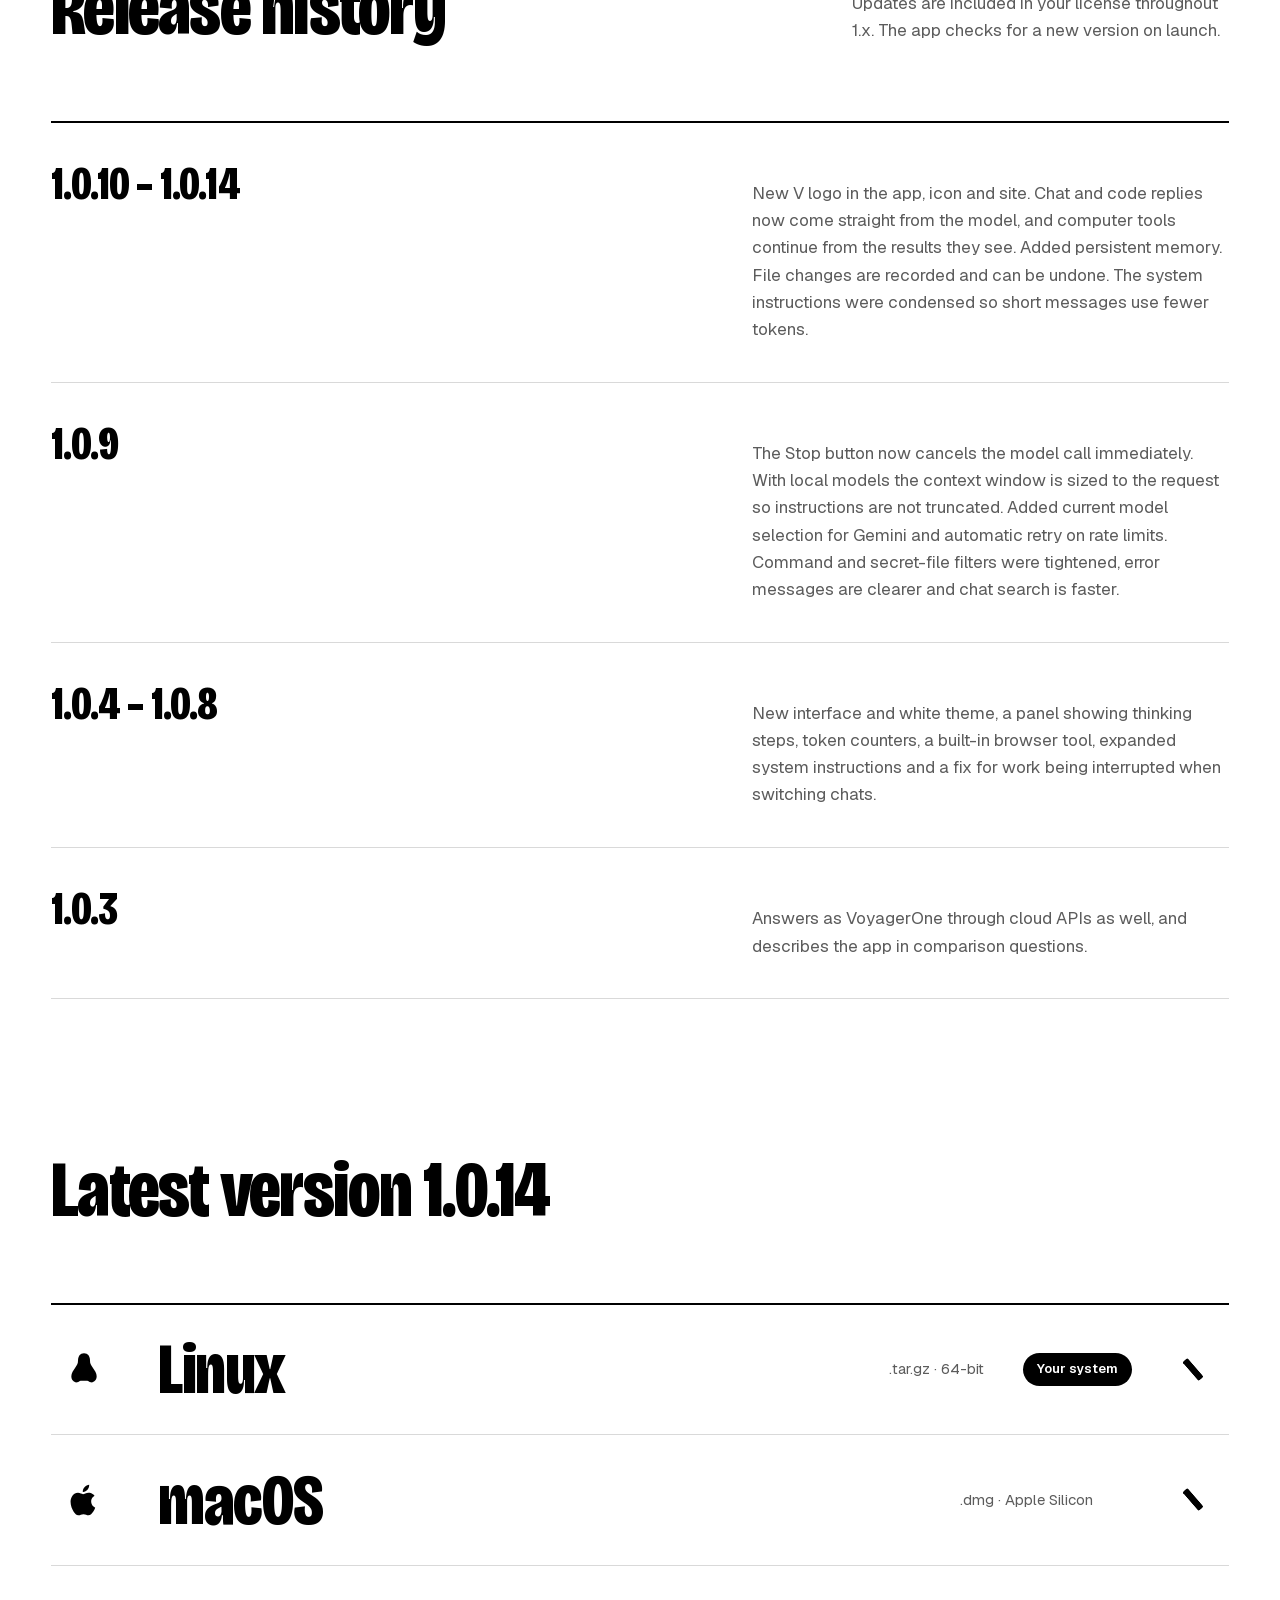
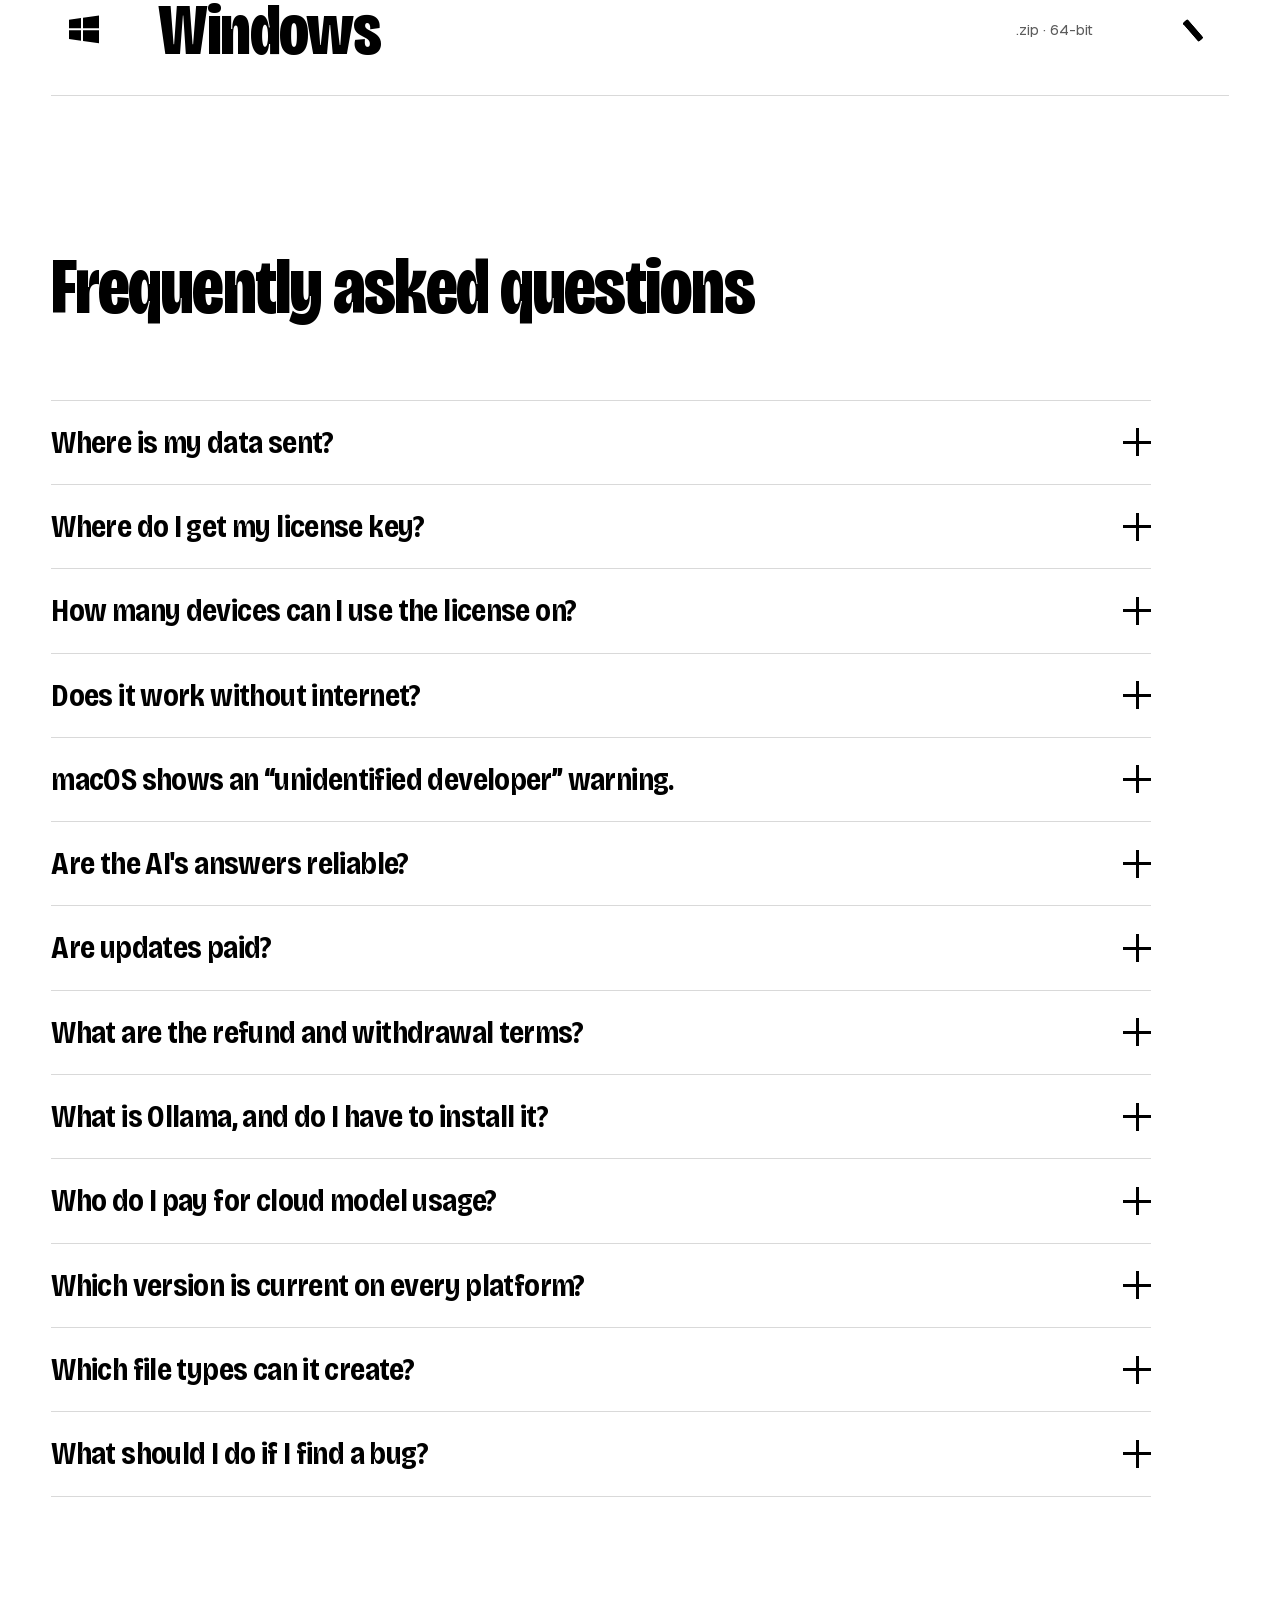
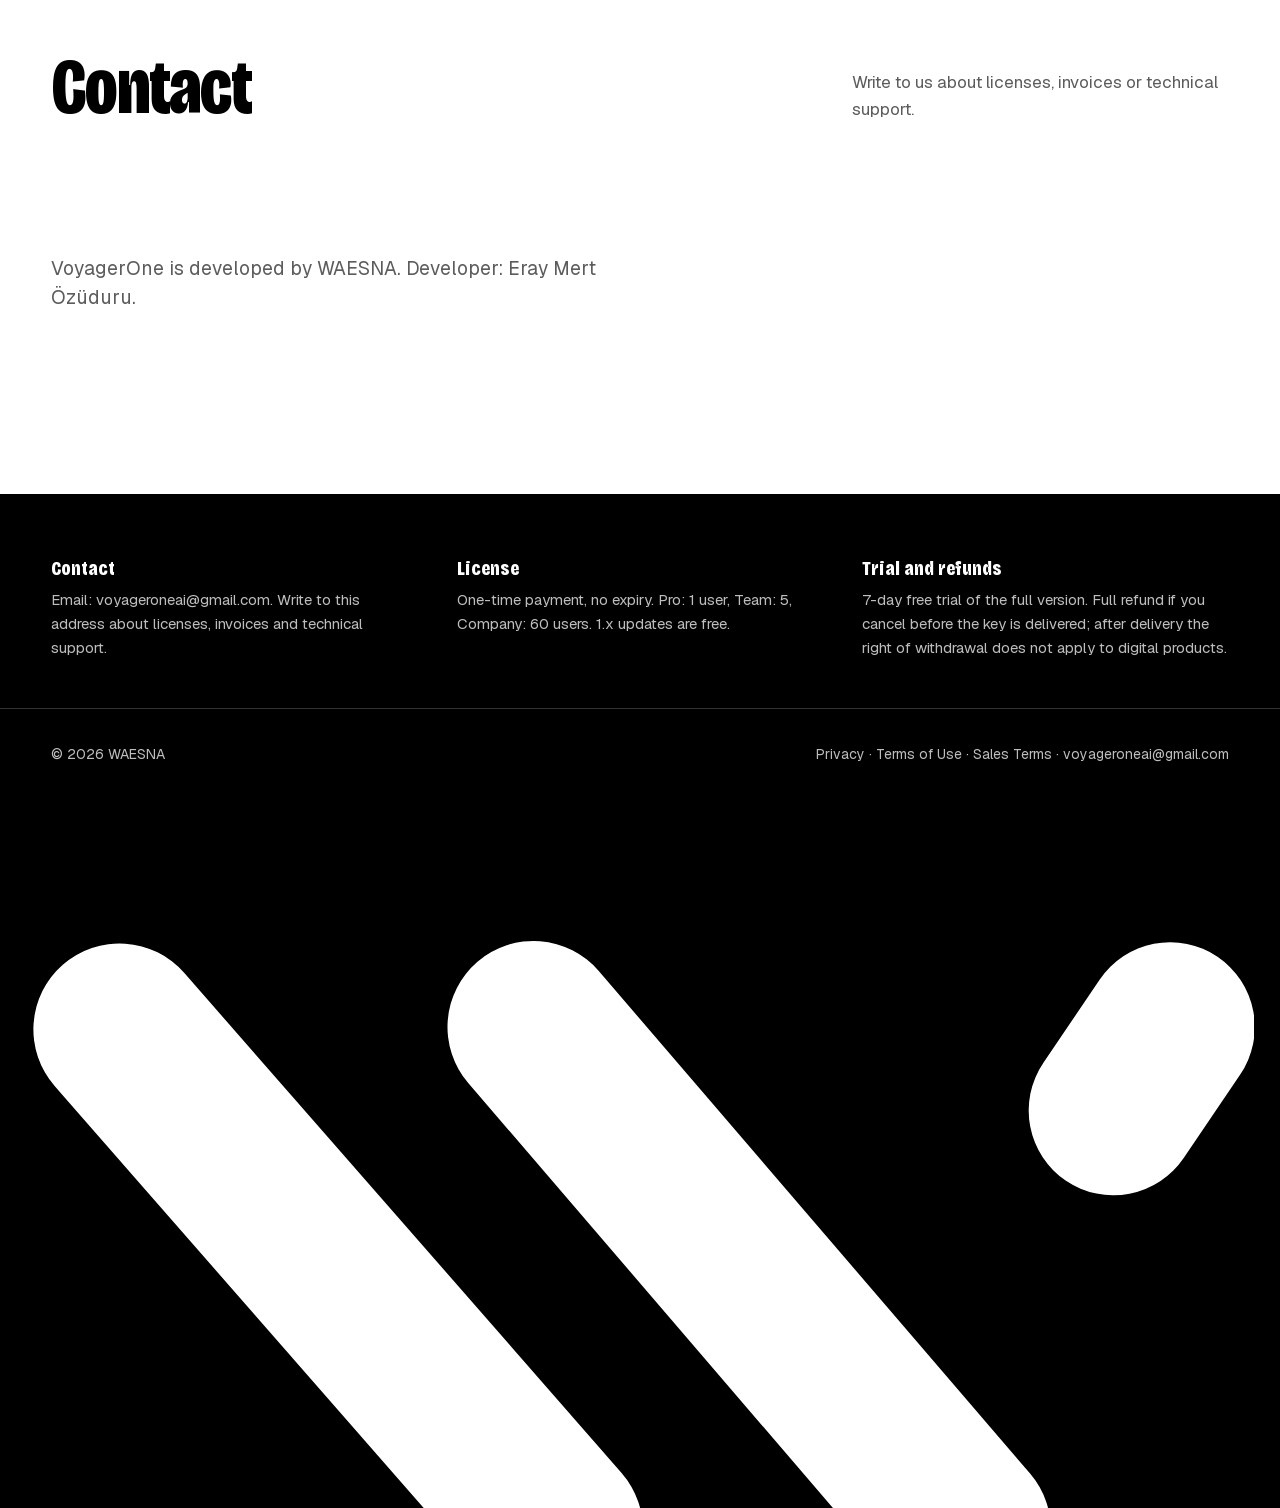
<file: voyagerone.html>
<!DOCTYPE html>
<html lang="tr">
<head>
<meta charset="UTF-8">
<meta name="viewport" content="width=device-width, initial-scale=1">
<title>VoyagerOne — Bilgisayarında çalışan yapay zekâ · WAESNA</title>
<meta name="description" content="VoyagerOne; macOS, Windows ve Linux için yapay zekâ çalışma alanı. Yerel modelle internetsiz çalışır, Word/Excel/PDF üretir, abonelik yok.">
<meta name="theme-color" content="#FFFFFF">
<link rel="canonical" href="https://waesna.github.io/voyagerone.html">
<meta property="og:type" content="website">
<meta property="og:title" content="VoyagerOne — AI that runs on your computer">
<meta property="og:description" content="Works offline with a local model, creates Word/Excel/PDF files, no subscription.">
<meta property="og:url" content="https://waesna.github.io/">
<meta property="og:image" content="https://waesna.github.io/assets/voyagerone-og.png">
<meta name="twitter:card" content="summary_large_image">
<link rel="icon" href="assets/voyagerone-favicon.svg" type="image/svg+xml">
<link rel="apple-touch-icon" href="assets/voyagerone-apple-touch.png">
<script type="application/ld+json">
{"@context":"https://schema.org","@type":"SoftwareApplication","name":"VoyagerOne","operatingSystem":"macOS, Windows, Linux",
 "applicationCategory":"ProductivityApplication","offers":{"@type":"Offer","price":"149","priceCurrency":"USD"},
 "publisher":{"@type":"Organization","name":"WAESNA","url":"https://waesna.github.io/"}}
</script>
<link rel="preload" href="assets/fonts/bricolage-latin.woff2" as="font" type="font/woff2" crossorigin>
<link rel="stylesheet" href="assets/fonts.css">
<link rel="stylesheet" href="assets/site.css">
</head>
<body>
<a class="skip" href="#urun" data-t="skip">İçeriğe geç</a>
<svg width="0" height="0" style="position:absolute" aria-hidden="true"><defs>
  <symbol id="vm" viewBox="0 0 100 100"><path d="M0 9.3L30.72 9.3L66.82 66.37L52.8 90.69Z" fill="currentColor"/><path d="M60.54 9.97L100 9.97L81.84 41.36Z" fill="currentColor"/></symbol>
</defs></svg>

<nav class="nav" id="nav"><div class="wrap">
  <a class="logo" href="index.html"><img src="assets/waesna-mark.png" alt="" width="704" height="389">WAESNA</a>
  <div class="nav-links">
    <a href="#genel" data-t="nav.overview">Genel bakış</a><a href="#urun" data-t="nav.features">Özellikler</a>
    <a href="#fiyat" data-t="nav.pricing">Fiyatlar</a><a href="#indir" data-t="nav.download">İndir</a><a href="#sss" data-t="nav.faq">SSS</a>
  </div>
  <div class="lang" role="group" aria-label="Language"><button data-lang="tr">TR</button><button data-lang="en">EN</button></div>
  <a class="btn solid" href="#indir" data-t="cta.try">Ücretsiz deneyin</a>
</div></nav>

<header class="hero" id="top">
  <svg class="ghost vg" viewBox="0 0 100 100" aria-hidden="true"><path d="M0 9.3L30.72 9.3L66.82 66.37L52.8 90.69Z"/><path d="M60.54 9.97L100 9.97L81.84 41.36Z"/></svg>
  <div class="wrap">
    <h1 class="d" data-th="hero.title">VoyagerOne,<br>masaüstü yapay zekâ<br>uygulaması.</h1>
    <div class="hero-row">
      <div>
        <p class="lead" data-t="hero.lead">VoyagerOne; Windows, macOS ve Linux için geliştirilmiş bir yapay zekâ uygulamasıdır. Metin yazar, belge hazırlar, kod çalıştırır. Yerel modelle internet bağlantısı olmadan kullanılabilir.</p>
        <div class="cta"><a class="btn solid" href="#indir" data-t="cta.try">Ücretsiz deneyin</a><a class="btn line" href="#fiyat" data-t="cta.pricing">Fiyatlar</a></div>
      </div>
      <ul class="facts"><li data-t="trust.1">Tek seferlik lisans</li><li data-t="trust.2">7 gün ücretsiz deneme</li><li data-t="trust.3">Windows, macOS, Linux</li><li data-t="trust.4">Veriler bilgisayarınızda</li></ul>
    </div>

    <div class="win" id="win" data-net="on" role="group" aria-label="VoyagerOne">
      <div class="win-bar">
        <span class="win-title"><svg viewBox="0 0 100 100" aria-hidden="true"><use href="#vm"/></svg>VoyagerOne</span>
        <span class="win-hint" data-t="demo.hint">Ağ anahtarını deneyin.</span>
        <button class="sw" id="netSw" type="button" role="switch" aria-checked="true"><span data-t="demo.net">Ağ</span><i class="sw-track"><i class="sw-knob"></i></i><b class="sw-state" id="netState" data-t="demo.net.on">bağlı</b></button>
      </div>
      <div class="win-body">
        <div class="win-side" aria-hidden="true"><p class="on" data-t="demo.c1">Satış raporu</p><p data-t="demo.c2">Yedekleme betiği</p><p data-t="demo.c3">Sözleşme özeti</p></div>
        <div class="win-chat">
          <div class="msg u m1" data-t="demo.user">Bu satış verilerinden bir Excel raporu hazırla</div>
          <div class="msg a m2"><span data-t="demo.ai">Rapor hazır.</span>
            <div class="file"><i>XLSX</i><div><b data-t="demo.f1">satis-raporu.xlsx</b><span data-t="demo.saved">Çalışma klasörüne kaydedildi</span></div></div></div>
          <div class="msg u m3" data-t="demo.user2">Aynısını sunuma da dönüştür</div>
          <div class="msg a m4"><div class="file" style="margin-top:0"><i>PPTX</i><div><b data-t="demo.f2">sunum.pptx</b><span data-t="demo.ready">Hazır</span></div></div></div>
          <div class="msg offnote m5" data-t="demo.offnote">Bağlantı yok, işlem devam ediyor.</div>
        </div>
      </div>
      <div class="win-foot"><span data-t="demo.model">Model: yerel</span><span><span data-t="demo.out">Giden veri</span>: 0 B</span></div>
    </div>
  </div>
</header>

<section id="genel">
  <div class="wrap">
    <div class="sec-head"><h2 data-t="ov.h">Genel bakış</h2></div>
    <div class="ov"><p data-t="ov.p1">VoyagerOne, yapay zekâ modelleriyle çalışmak için tek bir masaüstü uygulaması sunar. Uygulamada sohbet edebilir, Word, Excel, PowerPoint ve PDF dosyası hazırlayabilir, bilgisayarınızdaki dosyaları okuyup düzenleyebilir, Python ve JavaScript kodu çalıştırabilirsiniz.</p><p data-t="ov.p2">Kullanacağınız modeli siz seçersiniz: Ollama ile bilgisayarınızda çalışan yerel bir model ya da kendi API anahtarınızla Google Gemini, OpenAI veya Anthropic. Sohbetler, projeler ve dosyalar yalnızca bilgisayarınızda saklanır.</p></div>
  </div>
</section>

<section id="urun" style="padding-top:0">
  <div class="wrap">
    <div class="sec-head"><h2 data-t="feat.h">Özellikler</h2></div>
    <div class="rows">
      <div class="row"><h3 data-t="f1.h">Yerel ve bulut modeller</h3><p data-t="f1.p">Ollama kuruluysa model bilgisayarınızda çalışır ve mesajlarınız cihazdan çıkmaz. İsterseniz kendi Gemini, OpenAI veya Anthropic anahtarınızı girebilirsiniz.</p></div>
      <div class="row"><h3 data-t="f2.h">Çok aşamalı çalışma düzeni</h3><p data-t="f2.p">Karmaşık işlerde planlama, mühendislik ve kalite ajanları sırayla çalışır (toplam 72 ajan). Yanıt beş ayrı denetimden geçer.</p></div>
      <div class="row"><h3 data-t="f3.h">Belge üretimi</h3><p data-t="f3.p">Word, Excel, PowerPoint, PDF, SVG ve 3D model dosyalarını sohbet içinden oluşturur.</p></div>
      <div class="row"><h3 data-t="f4.h">Dosya ve komut işlemleri</h3><p data-t="f4.p">Terminal komutu çalıştırır; dosya okur, yazar, düzenler ve arar. Her işlemden önce işletim sisteminin onay penceresi açılır.</p></div>
      <div class="row"><h3 data-t="f5.h">Kod çalıştırma</h3><p data-t="f5.p">Python ve JavaScript kodu ayrı ve sınırlandırılmış bir süreçte çalışır. Paket kurulumu yapılır, çıktı ekranda gösterilir.</p></div>
      <div class="row"><h3 data-t="f6.h">Sesle yazdırma</h3><p data-t="f6.p">Mikrofona konuşursunuz; konuşma tanıma bilgisayarınızda çalışır. Ses kaydı hiçbir yere gönderilmez.</p></div>
    </div>
  </div>
</section>

<section id="kullanim" style="padding-top:0">
  <div class="wrap">
    <div class="sec-head"><h2 data-t="use.h">Neler yapabilirsiniz</h2><p data-t="use.lead">Aşağıdakiler VoyagerOne'ın günlük işlerde en çok kullanıldığı alanlardır.</p></div>
    <div class="rows">
      <div class="row"><h3 data-t="u1.h">Rapor ve sunum hazırlama</h3><p data-t="u1.p">Konuyu yazarsınız; Excel tablosu, Word raporu ve PowerPoint sunumu bilgisayarınızdaki klasöre kaydedilir.</p></div>
      <div class="row"><h3 data-t="u2.h">Yazılım geliştirme</h3><p data-t="u2.p">Kod yazar, hata ayıklar, çalıştırır ve proje dosyalarını düzenler. Python ve JavaScript doğrudan uygulamada denenebilir.</p></div>
      <div class="row"><h3 data-t="u3.h">Belge okuma ve özetleme</h3><p data-t="u3.p">Bir klasördeki PDF, Word ve metin dosyalarını okuyup özetler, karşılaştırır veya başka biçime çevirir.</p></div>
      <div class="row"><h3 data-t="u4.h">Gizli belgelerle çalışma</h3><p data-t="u4.p">Sözleşme, müşteri verisi veya iç yazışma gibi belgeler yerel modelle işlenir; hiçbir şey bilgisayardan çıkmaz.</p></div>
      <div class="row"><h3 data-t="u5.h">Araştırma</h3><p data-t="u5.p">Web araması ve sayfa okuma yalnızca siz izin verdiğinizde çalışır. Sonuçlar kaynaklarıyla birlikte sohbete eklenir.</p></div>
      <div class="row"><h3 data-t="u6.h">Sesle yazdırma</h3><p data-t="u6.p">Mikrofona konuşursunuz, metin sohbete yazılır. Konuşma tanıma bilgisayarınızda çalışır.</p></div>
    </div>
  </div>
</section>

<section id="ekran" style="padding-top:0">
  <div class="wrap">
    <div class="sec-head"><h2 data-t="shot.h">Uygulamadan bir görüntü</h2></div>
    <figure class="shot"><img src="assets/ui-sohbet.png" width="800" height="500" loading="lazy" alt="VoyagerOne sohbet ekranı: Python betiği içeren bir yanıt" data-alt="shot.alt"><figcaption data-t="shot.cap">Sohbet ekranı. Kod bloklarında Kopyala, Çalıştır ve Tuvalde aç düğmeleri bulunur.</figcaption></figure>
  </div>
</section>

<section id="model" style="padding-top:0">
  <div class="wrap">
    <div class="sec-head wide"><h2 data-t="mdl.h">Yerel modeller ve donanım</h2><p data-t="mdl.lead">VoyagerOne yerel modelleri Ollama üzerinden çalıştırır. Ollama'nın desteklediği modeller (Llama, Qwen, Gemma, Mistral ve diğerleri) uygulamada listelenir ve seçilebilir; GGUF dosyaları Ollama'ya aktarıldığında kullanılabilir. Uygulama bilgisayarınızın RAM miktarına bakıp uygun model boyutunu önerir. Önerilen başlangıç modeli qwen2.5-coder'dır.</p></div>
    <div style="overflow-x:auto"><table class="cmp mdl">
      <thead><tr><th data-t="mdl.c1">Katman</th><th data-t="mdl.c2">Model boyutu</th><th data-t="mdl.c3">En az RAM</th><th data-t="mdl.c4">İndirme boyutu</th><th data-t="mdl.c5">Uygun işler</th></tr></thead>
      <tbody><tr><th scope="row">Nano</th><td>3B</td><td data-t="mdl.r1r">8 GB'ın altı</td><td>2,2 GB</td><td data-t="mdl.r1">Eski makineler ve dizüstüler: kısa sohbet, küçük düzeltmeler</td></tr><tr><th scope="row">Lite</th><td>7–8B</td><td>8 GB</td><td>4,7 GB</td><td data-t="mdl.r2">Günlük kullanım, tek dosyalık işler</td></tr><tr><th scope="row">Core</th><td>14B</td><td>16 GB</td><td>9 GB</td><td data-t="mdl.r3">Çok dosyalı görevler, kapsamlı düzenleme</td></tr><tr><th scope="row">Pro</th><td>32B</td><td>32 GB</td><td>19 GB</td><td data-t="mdl.r4">Mimari kararlar, uçtan uca uygulama üretimi</td></tr><tr><th scope="row">Max</th><td>70B</td><td>64 GB</td><td>40 GB</td><td data-t="mdl.r5">Uzun bağlam, derin muhakeme</td></tr><tr><th scope="row">Ultra</th><td>120B (MoE)</td><td>128 GB</td><td>65 GB</td><td data-t="mdl.r6">İş istasyonu: yoğun paralel çalışma</td></tr></tbody>
    </table></div>
    <p class="cmp-note" data-t="mdl.note">Boyutlar Q4_K_M niceleme içindir. Bağlam penceresi, en küçük katmanda 8 bin, en büyük katmanlarda 131 bin token'dır. GPU zorunlu değildir: Ollama uyumlu bir GPU bulursa kullanır, bulamazsa işlemciyle çalışır ve yanıtlar daha yavaş olur.</p>
    <h3 class="adv-h" data-t="mdl.adv.h">Bulut hizmetlerinden farkları</h3>
    <ul class="adv"><li data-t="mdl.a1">Yerel modelde mesajlarınız, sohbetleriniz ve dosyalarınız bilgisayarınızdan çıkmaz.</li><li data-t="mdl.a2">Aylık ücret yoktur; tek seferlik lisans ve 1.x güncellemeleri ücretsizdir.</li><li data-t="mdl.a3">Yerel modelle internet bağlantısı olmadan çalışır.</li><li data-t="mdl.a4">Dosya okuyup düzenleyebilir, komut ve kod çalıştırabilir; her işlemde onayınız istenir.</li><li data-t="mdl.a5">Modeli siz seçersiniz: yerel model ya da kendi Gemini, OpenAI veya Anthropic anahtarınız.</li><li data-t="mdl.a6">Sınırı da belirtelim: yerel modeller en büyük bulut modellerinden küçüktür. Zor işlerde bulut anahtarınızı kullanabilirsiniz.</li></ul>
  </div>
</section>

<section id="karsilastir">
  <div class="wrap">
    <div class="cost">
      <div>
        <h2 data-t="cost.h">Maliyet karşılaştırması</h2>
        <p class="lead" data-t="cost.p">Aylık 20 dolarlık bir yapay zekâ aboneliği, 8. ayda VoyagerOne Pro'nun tek seferlik fiyatını ($149) geçer. 36 ayın sonunda aradaki fark 571 dolardır.</p>
      </div>
      <svg class="chart io" id="chart" viewBox="0 0 900 390" role="img" data-aria="cost.alt" aria-label="">
        <polygon class="gap" points="225.5,267.9 860,30 860,267.9"/>
        <line class="tick" x1="60" y1="30" x2="860" y2="30"/>
        <line class="ax" x1="60" y1="330" x2="860" y2="330"/>
        <path class="l" style="--len:860" d="M60 330L860 30" stroke-width="2.5"/>
        <path class="l" style="--len:800" d="M60 267.9L860 267.9" stroke-width="9"/>
        <circle class="lab" cx="225.5" cy="267.9" r="9" fill="#fff" stroke="#000" stroke-width="3"/>
        <text class="big lab" x="860" y="14" text-anchor="end">$720</text>
        <text class="big lab" x="860" y="248" text-anchor="end">$149</text>
        <text class="lab" x="236" y="305" data-t="cost.cross">8. ayda eşitlenir</text>
        <text class="lab" x="640" y="172" data-t="cost.gap">$571 fark</text>
        <text x="60" y="366" data-t="cost.m0">Başlangıç</text>
        <text x="327" y="366" text-anchor="middle" data-t="cost.m12">1. yıl</text>
        <text x="593" y="366" text-anchor="middle" data-t="cost.m24">2. yıl</text>
        <text x="860" y="366" text-anchor="end" data-t="cost.m36">3. yıl</text>
        <text class="lab" x="60" y="246" font-weight="600" fill="#000" data-t="cost.own">VoyagerOne Pro</text>
        <text class="lab" x="400" y="170" text-anchor="middle" transform="rotate(-19 400 170)" data-t="cost.sub">Aylık abonelik</text>
      </svg>
    </div>
    <table class="cmp">
      <thead><tr><th></th><th data-t="cmp.col1">Aylık abonelik (örnek)</th><th data-t="cmp.col2">VoyagerOne Pro</th></tr></thead>
      <tbody>
        <tr><td data-t="cmp.r1">Ödeme</td><td data-t="cmp.r1a">Her ay</td><td data-t="cmp.r1b">Tek seferlik</td></tr>
        <tr><td data-t="cmp.r2">3 yıllık maliyet (aylık $20 varsayımıyla)</td><td data-t="cmp.r2a">$720</td><td data-t="cmp.r2b">$149</td></tr>
        <tr><td data-t="cmp.r3">Sohbet ve dosyaların yeri</td><td data-t="cmp.r3a">Sağlayıcının sunucusu</td><td data-t="cmp.r3b">Bilgisayarınız</td></tr>
        <tr><td data-t="cmp.r4">İnternetsiz kullanım</td><td data-t="cmp.r4a">Yok</td><td data-t="cmp.r4b">Var (yerel modelle)</td></tr>
        <tr><td data-t="cmp.r5">Belge çıktısı</td><td data-t="cmp.r5a">Kopyala ve yapıştır</td><td data-t="cmp.r5b">Word, Excel, PowerPoint, PDF dosyası</td></tr>
      </tbody>
    </table>
    <p class="cmp-note" data-t="cmp.note">Bulut modeli kullanırsanız sağlayıcının API ücreti ayrıca uygulanır. Yerel modelde ek ücret yoktur.</p>
  </div>
</section>

<section id="nasil" style="padding-top:0">
  <div class="wrap">
    <div class="sec-head"><h2 data-t="how.h">Kurulum</h2></div>
    <div class="steps">
      <div class="step"><h3 data-t="s1.h">Uygulamayı indirin</h3><p data-t="s1.p">Kurulum sihirbazı gerekli bileşenleri indirir ve mikrofonu test eder.</p></div>
      <div class="step"><h3 data-t="s2.h">Modeli seçin</h3><p data-t="s2.p">Ollama kuruluysa yerel modeller otomatik bulunur. Bulut modeli için kendi API anahtarınızı girersiniz.</p></div>
      <div class="step"><h3 data-t="s3.h">Kullanmaya başlayın</h3><p data-t="s3.p">Lisans satın aldığınızda anahtarı Ayarlar → Lisans bölümüne girmeniz yeterlidir.</p></div>
    </div>
  </div>
</section>

<section id="teknik" style="padding-top:0">
  <div class="wrap">
    <div class="sec-head"><h2 data-t="spec.h">Sistem gereksinimleri</h2></div>
    <dl class="spec">
      <div><dt data-t="sp1.t">İşletim sistemi</dt><dd data-t="sp1.d">macOS 11 veya üzeri (Apple Silicon), Windows 10/11 (64 bit), Linux (64 bit)</dd></div><div><dt data-t="sp2.t">Kurulum boyutu</dt><dd data-t="sp2.d">Yaklaşık 85 MB. Sesle yazdırma modeli ilk açılışta ayrıca indirilir (yaklaşık 45 MB).</dd></div>
      <div><dt data-t="sp3.t">Yapay zekâ sağlayıcıları</dt><dd data-t="sp3.d">Ollama (yerel), Google Gemini, OpenAI ve uyumlu uç noktalar, Anthropic Claude</dd></div><div><dt data-t="sp4.t">Veri konumu</dt><dd data-t="sp4.d">Sohbetler, projeler ve dosyalar yalnızca bu bilgisayarda saklanır.</dd></div>
      <div><dt data-t="sp7.t">Bellek (RAM)</dt><dd data-t="sp7.d">Yerel modelle kullanım için önerilen minimum: 24 GB. Daha az RAM'de uygulama çalışır, ancak yalnızca küçük modeller (Nano ve Lite) seçilebilir.</dd></div>
      <div><dt data-t="sp5.t">Arayüz dili</dt><dd data-t="sp5.d">Türkçe ve İngilizce</dd></div><div><dt data-t="sp6.t">Lisans</dt><dd data-t="sp6.d">Tek seferlik ödeme, süresiz kullanım. İlk etkinleştirme için internet bağlantısı gerekir, sonrasında uygulama çevrimdışı çalışır.</dd></div>
    </dl>
  </div>
</section>

<section id="fiyat" style="padding-top:0">
  <div class="wrap">
    <div class="sec-head"><h2 data-t="price.h">Fiyatlar</h2><p data-t="price.lead">Tüm planlar tek seferlik ödemedir ve süresizdir. Vergi, ödeme sayfasında bulunduğunuz ülkeye göre eklenir. Ödemeden sonra lisans anahtarı e-postanıza gönderilir.</p></div>
    <div class="plans">
      <div class="plan"><p class="pname" data-t="p0.k">Deneme</p><div class="price"><b data-t="p0.p">Ücretsiz</b><span data-t="p0.s">7 gün, tam sürüm</span></div>
        <ul><li data-t="p0.1">Tüm özellikler açık</li><li data-t="p0.2">Kart bilgisi istenmez</li></ul><a class="btn line" href="#indir" data-t="p0.b">İndir</a></div>
      <div class="plan hl"><p class="pname">Pro</p><div class="price">$149<span data-t="p1.s">1 kullanıcı, süresiz</span></div>
        <ul><li data-t="p1.1">Sınırsız kullanım</li><li data-t="p1.2">72 ajanlı tam çalışma düzeni</li><li data-t="p1.3">VoyagerOne API</li></ul><button class="btn solid" data-buy="pro"><span data-t="buy">Satın al</span></button></div>
      <div class="plan"><p class="pname">Team</p><div class="price">$599<span data-t="p2.s">5 kullanıcı, süresiz</span></div>
        <ul><li data-t="p2.1">Pro'daki her şey</li><li data-t="p2.2">Organizasyon yönetimi</li><li data-t="p2.3">Üye yetkileri</li></ul><button class="btn line" data-buy="team"><span data-t="buy">Satın al</span></button></div>
      <div class="plan"><p class="pname">Company</p><div class="price">$2,499<span data-t="p3.s">60 kullanıcı, süresiz</span></div>
        <ul><li data-t="p3.1">Team'deki her şey</li><li data-t="p3.2">60 koltuk</li><li data-t="p3.3">Öncelikli destek</li></ul><button class="btn line" data-buy="company"><span data-t="buy">Satın al</span></button></div>
    </div>
  </div>
</section>

<section id="guvenlik" style="padding-top:0">
  <div class="wrap">
    <div class="sec-head"><h2 data-t="sec.h">Güvenlik ve gizlilik</h2><p data-t="sec.lead">Bir yapay zekâ uygulaması dosyalarınıza eriştiği için sınırlarını açıkça belirtiyoruz.</p></div>
    <div class="rows">
      <div class="row"><h3 data-t="g1.h">Her işlem için onay</h3><p data-t="g1.p">Komut çalıştırma, dosya yazma ve silme gibi işlemlerden önce işletim sisteminin onay penceresi açılır.</p></div>
      <div class="row"><h3 data-t="g2.h">Gizli dosyalar yapay zekâya gösterilmez</h3><p data-t="g2.p">.env, özel anahtar, parola ve kabuk geçmişi gibi dosyalar modele okutulmaz. Uygulamanın kendi ayar klasörü de bu korumaya dahildir.</p></div>
      <div class="row"><h3 data-t="g3.h">Tehlikeli komutlar engellenir</h3><p data-t="g3.p">Sistemi veya dosyalarınızı toplu silebilecek komutlar çalıştırılmadan önce durdurulur. Zararsız komutlar etkilenmez.</p></div>
      <div class="row"><h3 data-t="g4.h">Web erişimi kapalı başlar</h3><p data-t="g4.p">İnternete çıkan her araç, siz açmadan çalışmaz. Yerel modelde mesajlarınız ağa hiç gönderilmez.</p></div>
      <div class="row"><h3 data-t="g5.h">Anahtarlar cihazınızda</h3><p data-t="g5.p">Gemini, OpenAI veya Anthropic API anahtarlarınız yalnızca bilgisayarınızda saklanır; biz görmeyiz.</p></div>
    </div>
  </div>
</section>

<section id="surumler" style="padding-top:0">
  <div class="wrap">
    <div class="sec-head"><h2 data-t="rel.h">Sürüm geçmişi</h2><p data-t="rel.lead">Güncellemeler 1.x boyunca lisansa dahildir. Uygulama açılışta yeni sürümü kontrol eder.</p></div>
    <div class="rows">
      <div class="row"><h3 data-t="r0.h">1.0.10 – 1.0.14</h3><p data-t="r0.p">Yeni V logosu uygulamada, simgede ve sitede. Sohbet ve kod isteklerinde cevap doğrudan modelden gelir; bilgisayar araçları sonucu görerek devam eder. Kalıcı hafıza eklendi. Dosya değişiklikleri kaydedilir ve geri alınabilir. Sistem yönergesi sadeleştirildi, kısa mesajlar daha az token harcar.</p></div>
      <div class="row"><h3 data-t="r1.h">1.0.9</h3><p data-t="r1.p">Durdur düğmesi model çağrısını anında keser. Yerel modellerde bağlam penceresi isteğe göre ayarlanır, böylece talimatlar kırpılmaz. Gemini için güncel model seçimi ve hız sınırında otomatik yeniden deneme eklendi. Komut ve gizli dosya filtreleri sıkılaştırıldı, hata mesajları anlaşılır hale getirildi, sohbet araması hızlandı.</p></div>
      <div class="row"><h3 data-t="r2.h">1.0.4 – 1.0.8</h3><p data-t="r2.p">Yeni arayüz ve beyaz tema, düşünme adımlarını gösteren alan, harcanan token sayaçları, yerleşik tarayıcı aracı, genişletilmiş sistem yönergeleri, sohbet değiştirirken işin kesilmesi hatasının düzeltilmesi.</p></div>
      <div class="row"><h3 data-t="r3.h">1.0.3</h3><p data-t="r3.p">Bulut API ile de VoyagerOne olarak konuşur; karşılaştırma sorularında uygulamayı anlatır. </p></div>
    </div>
  </div>
</section>

<section id="indir" style="padding-top:0">
  <div class="wrap">
    <div class="sec-head"><h2><span data-t="dl.h">Son sürüm</span> <span data-version>1.0.14</span></h2></div>
    <div class="dl-grid">
      <a class="dl" data-dl="mac" href="https://waesna.github.io/downloads/VoyagerOne-1.0.14-macOS.dmg" rel="noopener"><svg viewBox="0 0 24 24" aria-hidden="true"><path d="M16.3 12.9c0-2.3 1.9-3.4 2-3.5-1.1-1.6-2.8-1.8-3.4-1.8-1.4-.1-2.8.9-3.5.9s-1.8-.8-3-.8c-1.5 0-2.9.9-3.7 2.3-1.6 2.7-.4 6.8 1.1 9 .8 1.1 1.7 2.3 2.9 2.2 1.2 0 1.6-.7 3-.7s1.8.7 3 .7 2-1.1 2.8-2.2c.9-1.2 1.2-2.4 1.2-2.5 0 0-2.4-.9-2.4-3.6zM14.1 5.9c.6-.8 1.1-1.9 1-3-.9 0-2.1.6-2.8 1.4-.6.7-1.2 1.8-1 2.9 1 .1 2.1-.5 2.8-1.3z"/></svg>
        <b>macOS</b><span class="dl-file" data-t="dl.mac">.dmg · Apple Silicon</span></a>
      <a class="dl" data-dl="windows" href="https://waesna.github.io/downloads/VoyagerOne-1.0.14-Windows.zip" rel="noopener"><svg viewBox="0 0 24 24" aria-hidden="true"><path d="M3 5.8 10.2 4.8V11H3zM11.4 4.6 21 3.3V11h-9.6zM3 12.2h7.2v6.2L3 17.4zM11.4 12.2H21v7.7l-9.6-1.3z"/></svg>
        <b>Windows</b><span class="dl-file" data-t="dl.win">.zip · 64 bit</span></a>
      <a class="dl" data-dl="linux" href="https://waesna.github.io/downloads/VoyagerOne-1.0.14-Linux.tar.gz" rel="noopener"><svg viewBox="0 0 24 24" aria-hidden="true"><path d="M12 2.6c2.4 0 3.6 1.9 3.6 4.4 0 1.7.6 2.6 1.6 4.1 1.2 1.8 2.4 3.4 2.4 5.3 0 2.3-1.7 3.9-3.5 3.6-1-.2-1.4-.9-2.1-.9h-4c-.7 0-1.1.7-2.1.9-1.8.3-3.5-1.3-3.5-3.6 0-1.9 1.2-3.5 2.4-5.3 1-1.5 1.6-2.4 1.6-4.1 0-2.5 1.2-4.4 3.6-4.4z"/></svg>
        <b>Linux</b><span class="dl-file" data-t="dl.lin">.tar.gz · 64 bit</span></a>
    </div>
  </div>
</section>

<section id="sss" style="padding-top:0">
  <div class="wrap">
    <div class="sec-head"><h2 data-t="faq.h">Sık sorulan sorular</h2></div>
    <div class="faq">
      <details><summary data-t="q1">Verilerim nereye gönderiliyor?</summary><p data-t="a1">Sohbetler, projeler ve oluşturduğunuz dosyalar yalnızca bilgisayarınızda saklanır. Yerel model (Ollama) kullanırsanız mesajlarınız cihazdan çıkmaz. Bulut sağlayıcı seçerseniz mesajlar yanıt üretilmesi için o sağlayıcıya gönderilir; uygulama bunu açıkça belirtir.</p></details>
      <details><summary data-t="q2">Lisans anahtarını nereden alırım?</summary><p data-t="a2">Ödeme tamamlandığında anahtar ödeme sayfasında gösterilir ve e-postanıza gönderilir. VoyagerOne'da Ayarlar → Lisans bölümüne satın alma e-postanızı ve anahtarı girip Etkinleştir düğmesine basın.</p></details>
      <details><summary data-t="q3">Lisans kaç cihazda kullanılabilir?</summary><p data-t="a3">Pro lisansı tek kullanıcı içindir. İlk etkinleştirme için internet bağlantısı gerekir, sonrasında uygulama çevrimdışı çalışır. Team ve Company planlarında koltuk sayısı kadar kullanıcı tanımlanır.</p></details>
      <details><summary data-t="q4">Uygulama internet olmadan çalışır mı?</summary><p data-t="a4">Evet. Ollama ile yerel model kullanıldığında sohbet, belge üretimi ve sesle yazdırma çevrimdışı çalışır. İnternet yalnızca ilk kurulumda, bulut modeli kullanıldığında ve web araması açıkken gerekir.</p></details>
      <details><summary data-t="q5">macOS'ta “bilinmeyen geliştirici” uyarısı alıyorum.</summary><p data-t="a5">Uygulama henüz Apple tarafından imzalanmamıştır. Sistem Ayarları → Gizlilik ve Güvenlik bölümünde “Yine de Aç” düğmesine basmanız yeterlidir. Bu işlem bir kez yapılır.</p></details>
      <details><summary data-t="q6">Yapay zekâ yanıtları doğru mudur?</summary><p data-t="a6">Yanıtlar otomatik üretilir ve hatalı olabilir. Önemli kararlardan önce kontrol edin. Komut çalıştırma ve dosya değiştirme gibi işlemlerde her seferinde onayınız istenir.</p></details>
      <details><summary data-t="q7">Güncellemeler ücretli mi?</summary><p data-t="a7">Hayır. Lisans süresizdir ve 1.x sürüm güncellemeleri ücretsizdir. Uygulama açılışta yeni sürümü kontrol eder.</p></details>
      <details><summary data-t="q8">İade ve cayma koşulları nelerdir?</summary><p data-t="a8">Satın almadan önce uygulamayı 7 gün boyunca ücretsiz ve tam sürüm deneyebilirsiniz. Dijital ürünlerde, lisans anahtarı teslim edildikten sonra yasal cayma hakkı kullanılamaz; anahtar teslim edilmeden yapılan iptallerde ödenen tutar tam iade edilir. Lisansın kullanımını engelleyen bir ayıp varsa düzeltme sunulur, çözülemezse bedel iade edilir. Ayrıntılar Satış Koşulları sayfasındadır.</p></details>
      <details><summary data-t="q9">Ollama nedir, kurmam şart mı?</summary><p data-t="a9">Ollama, yapay zekâ modellerini bilgisayarınızda çalıştıran ücretsiz bir programdır. Yerel ve çevrimdışı kullanım için gereklidir. Yalnızca bulut modeli kullanacaksanız kurmanız gerekmez.</p></details>
      <details><summary data-t="q10">Bulut modellerin ücretini kime öderim?</summary><p data-t="a10">Kendi sağlayıcınıza (Google, OpenAI, Anthropic). VoyagerOne bu kullanımdan komisyon almaz; yalnızca uygulama lisansı için ödeme yaparsınız.</p></details>
      <details><summary data-t="q11">Her platformda hangi sürüm güncel?</summary><p data-t="a11">macOS, Windows ve Linux paketlerinin üçü de 1.0.14 sürümündedir.</p></details>
      <details><summary data-t="q12">Hangi dosya türlerini üretebilir?</summary><p data-t="a12">Word (.docx), Excel (.xlsx), PowerPoint (.pptx), PDF, SVG ve 3D model dosyaları. Ayrıca metin, kod ve veri dosyalarını okuyup düzenleyebilir.</p></details>
      <details><summary data-t="q13">Bir hata bulursam ne yapmalıyım?</summary><p data-t="a13">Ne yaptığınızı ve gördüğünüz hata iletisini e-posta ile gönderin. Sürüm numarası Ayarlar bölümünde yazar. Hatalar sonraki güncellemede düzeltilir.</p></details>
    </div>
  </div>
</section>

<section class="contact" id="iletisim" style="padding-top:0">
  <div class="wrap">
    <div class="sec-head"><h2 data-t="ct.h">İletişim</h2><p data-t="ct.p">Lisans, fatura ve teknik destek için e-posta gönderebilirsiniz.</p></div>
    <a class="mail" id="mailLink" href="#"></a>
    <p class="lead" style="margin-top:28px;color:var(--gray)" data-t="ct.dev">VoyagerOne, WAESNA tarafından geliştirilmektedir. Geliştirici: Eray Mert Özüduru.</p>
  </div>
</section>

<footer class="foot">
  <div class="wrap foot-info">
    <div><h3 data-t="ft.c.h">İletişim</h3><p data-t="ft.c.p">E-posta: voyageroneai@gmail.com. Lisans, fatura ve teknik destek için bu adrese yazabilirsiniz.</p></div>
    <div><h3 data-t="ft.l.h">Lisans</h3><p data-t="ft.l.p">Tek seferlik ödeme, süresiz kullanım. Pro: 1 kullanıcı, Team: 5, Company: 60 kullanıcı. 1.x güncellemeleri ücretsizdir.</p></div>
    <div><h3 data-t="ft.r.h">Deneme ve iade</h3><p data-t="ft.r.p">7 gün ücretsiz tam sürüm deneme. Anahtar teslim edilmeden iptalde tam iade; teslimden sonra dijital üründe cayma hakkı kullanılamaz.</p></div>
  </div>
  <div class="wrap">
    <span>© <span id="year">2026</span> WAESNA</span>
    <span><a href="privacy.html" data-t="ft.privacy">Gizlilik ve KVKK</a> · <a href="terms.html" data-t="ft.terms">Kullanım Koşulları</a> · <a href="satis.html" data-t="ft.sales">Satış Koşulları</a> · <a id="mailFoot" href="#"></a></span>
  </div>
  <svg class="foot-mark" viewBox="0 0 100 55.2" aria-hidden="true"><path stroke-width="14" d="M7.6 7.4L43.2 48.1M41.3 7.2L76.4 48.1"/><path stroke-width="13.8" d="M88.5 14L93.1 7.2"/></svg>
</footer>

<dialog class="rq" id="rq" aria-labelledby="rqH">
  <form id="rqForm" novalidate>
    <h3 id="rqH" data-t="rq.h">VoyagerOne lisans talebi</h3>
    <p class="lead" data-t="rq.lead">Formu gönderin; ödeme bilgileri e-postanıza iletilir. Havale veya EFT ulaştıktan sonra lisans anahtarınız aynı gün gönderilir.</p>
    <label><span data-t="rq.name">Ad soyad</span><input name="name" required maxlength="100" autocomplete="name"></label>
    <label><span data-t="rq.email">E-posta</span><input name="email" type="email" required maxlength="120" autocomplete="email"></label>
    <div class="two">
      <label><span data-t="rq.plan">Plan</span><select name="plan"><option value="pro">Pro</option><option value="team">Team</option><option value="company">Company</option></select></label>
      <label><span data-t="rq.seats">Kullanıcı sayısı</span><input name="seats" type="number" min="1" max="9999" value="1" inputmode="numeric"></label>
    </div>
    <label><span data-t="rq.note">Not (isteğe bağlı): fatura bilgisi, sorularınız</span><textarea name="note" rows="3" maxlength="1000"></textarea></label>
    <div class="hp" aria-hidden="true"><input name="website" tabindex="-1" autocomplete="off"></div>
    <label class="ck"><input type="checkbox" name="consent" required><span id="rqConsent"></span></label>
    <label class="ck"><input type="checkbox" name="consent2" required><span id="rqTerms"></span></label>
    <p class="note" id="rqNote" role="status" aria-live="polite"></p>
    <div class="acts"><button type="button" class="btn line" id="rqClose" data-t="rq.cancel">Vazgeç</button><button type="submit" class="btn solid" id="rqSend" data-t="rq.send">Talebi gönder</button></div>
  </form>
</dialog>

<a class="sticky" id="sticky" href="#indir" data-t="cta.sticky">Ücretsiz deneyin</a>

<script src="config.js"></script>
<script src="i18n.js"></script>
<script>
/* dil: tarayıcı diline göre, düğmeyle değiştirilebilir */
applyLang(siteLang());
document.querySelectorAll("[data-lang]").forEach(b => b.addEventListener("click", () => {
  try { localStorage.setItem("waesna_lang", b.dataset.lang); } catch (e) {}
  applyLang(b.dataset.lang);
}));

/* satın alma: ödeme linki → ödeme sayfası; yoksa talep formu; o da yoksa e-posta */
const REQ = /^https:\/\/script\.google\.com\/macros\/s\/[\w-]+\/exec$/.test(CONFIG.requestUrl || "") ? CONFIG.requestUrl : "";
function wireBuy() {
  let anyLink = false;
  document.querySelectorAll("[data-buy]").forEach(btn => {
    const url = (CONFIG.buy[btn.dataset.buy] || "").trim(), ok = /^https:\/\//i.test(url);
    anyLink ||= ok;
    btn.querySelector("span").textContent = T(ok ? "buy" : REQ ? "buy.req" : "buy.info");
    btn.onclick = () => ok ? window.open(url, "_blank", "noopener,noreferrer")
      : REQ ? openReq(btn.dataset.buy)
      : (location.href = "mailto:" + CONFIG.email + "?subject=" + encodeURIComponent("VoyagerOne " + btn.dataset.buy));
  });
  document.querySelector('[data-t="price.lead"]').textContent = T(!anyLink && REQ ? "price.lead.req" : "price.lead");
  const c = document.getElementById("rqConsent");
  c.textContent = T("rq.consent") + " ";
  const a = document.createElement("a"); a.href = "privacy.html" + (document.documentElement.lang === "tr" ? "" : "#en");
  a.target = "_blank"; a.rel = "noopener"; a.textContent = T("rq.privacy"); c.appendChild(a);
  const tm = document.getElementById("rqTerms");
  tm.textContent = T("rq.terms") + " ";
  const b = document.createElement("a"); b.href = "satis.html" + (document.documentElement.lang === "tr" ? "#tr" : "#en");
  b.target = "_blank"; b.rel = "noopener"; b.textContent = T("rq.terms.link"); tm.appendChild(b);
}

/* talep formu */
const rq = document.getElementById("rq"), rqForm = document.getElementById("rqForm"), rqNote = document.getElementById("rqNote");
const SEATS = { pro: 1, team: 5, company: 60 };
function openReq(plan) {
  rqForm.hidden = false; rqNote.textContent = ""; rqNote.className = "note";
  rqForm.plan.value = plan; rqForm.seats.value = SEATS[plan] || 1;
  document.getElementById("rqSend").disabled = false;
  rq.showModal(); rqForm.name.focus();
}
rqForm.plan.addEventListener("change", () => { rqForm.seats.value = SEATS[rqForm.plan.value] || 1; });
document.getElementById("rqClose").onclick = () => rq.close();
rq.addEventListener("click", e => { if (e.target === rq) rq.close(); });
rqForm.addEventListener("submit", async e => {
  e.preventDefault();
  const f = rqForm, send = document.getElementById("rqSend"), say = (k, cls) => { rqNote.textContent = k; rqNote.className = "note " + (cls || ""); };
  if (!f.name.value.trim()) { f.name.focus(); return say(T("rq.need.name"), "err"); }
  if (!/^[^@\s]+@[^@\s]+\.[^@\s]+$/.test(f.email.value.trim())) { f.email.focus(); return say(T("rq.bad.email"), "err"); }
  if (!f.consent.checked) { f.consent.focus(); return say(T("rq.need.consent"), "err"); }
  if (!f.consent2.checked) { f.consent2.focus(); return say(T("rq.need.terms"), "err"); }
  send.disabled = true; say(T("rq.sending"));
  try {
    const r = await fetch(REQ, { method: "POST", body: JSON.stringify({
      action: "request", name: f.name.value, email: f.email.value, plan: f.plan.value,
      seats: f.seats.value, note: f.note.value, terms: true, website: f.website.value, lang: document.documentElement.lang }) });
    const j = await r.json();
    if (j.ok) { say(T("rq.ok").replace("{id}", j.id || ""), "ok"); f.reset(); send.textContent = T("rq.done"); send.onclick = () => rq.close(); return; }
    say(T(j.error === "email" ? "rq.bad.email" : j.error === "wait" ? "rq.wait" : "rq.err").replace("{email}", CONFIG.email), "err");
  } catch (err) { say(T("rq.err").replace("{email}", CONFIG.email), "err"); }
  send.disabled = false;
});

/* ziyaret sayısı: çerez yok, kişi yok — yalnızca günlük toplam ve genel kaynak */
if (REQ) try {
  if (!sessionStorage.getItem("wa_v")) {
    sessionStorage.setItem("wa_v", "1");
    const q = new URLSearchParams(location.search), ref = document.referrer ? new URL(document.referrer).hostname.replace(/^www\./, "") : "";
    const src = q.get("utm_source") || q.get("ref") || (ref && ref !== location.hostname ? ref : "");
    navigator.sendBeacon(REQ, JSON.stringify({ action: "visit", src: src.slice(0, 60) }));
  }
} catch (e) {}

/* indirmeler + ziyaretçinin işletim sistemi */
function detectOS() {
  const p = (navigator.userAgentData && navigator.userAgentData.platform) || navigator.platform || navigator.userAgent;
  return /mac/i.test(p) ? "mac" : /win/i.test(p) ? "windows" : /linux|x11/i.test(p) && !/android/i.test(navigator.userAgent) ? "linux" : "";
}
function wireDownloads() {
  const os = detectOS(), grid = document.querySelector(".dl-grid");
  document.querySelectorAll("[data-dl]").forEach(a => {
    const url = (CONFIG.downloads[a.dataset.dl] || "").trim();
    a.querySelector(".yours")?.remove();
    if (/^https:\/\//i.test(url)) { a.href = url; a.removeAttribute("aria-disabled"); }
    else { a.removeAttribute("href"); a.setAttribute("aria-disabled", "true"); a.querySelector(".dl-file").textContent = T("dl.soon"); }
    if (a.dataset.dl === os) {
      a.classList.add("mine"); grid.prepend(a);
      const tag = document.createElement("span"); tag.className = "yours"; tag.textContent = T("dl.yours"); a.appendChild(tag);
    }
  });
  document.querySelector("[data-version]").textContent = CONFIG.version;
}
function wireLegal() {
  const en = document.documentElement.lang !== "tr";
  document.querySelectorAll('a[href^="privacy.html"],a[href^="terms.html"]').forEach(a => a.href = a.getAttribute("href").split("#")[0] + (en ? "#en" : ""));
}
function refresh() { wireBuy(); wireDownloads(); wireLegal(); }
document.addEventListener("langchange", refresh); refresh();

const mail = "mailto:" + CONFIG.email;
mailLink.href = mail; mailFoot.href = mail; mailFoot.textContent = CONFIG.email;
year.textContent = new Date().getFullYear();

/* nav çizgisi, mobil alt düğme (hero geçildikten sonra, indirme bölümünde gizlenir) */
const nav = document.getElementById("nav"), sticky = document.getElementById("sticky");
addEventListener("scroll", () => {
  nav.classList.toggle("on", scrollY > 8);
  const dl = document.getElementById("indir").getBoundingClientRect();
  sticky.classList.toggle("show", scrollY > innerHeight * .8 && !(dl.top < innerHeight && dl.bottom > 0));
}, { passive: true });
const io = new IntersectionObserver(es => es.forEach(e => { if (e.isIntersecting) { e.target.classList.add("in"); io.unobserve(e.target); } }), { threshold: .35 });
document.querySelectorAll(".io").forEach(el => io.observe(el));
document.addEventListener("langchange", () => { const c = document.getElementById("chart"); c.setAttribute("aria-label", T(c.dataset.aria)); document.querySelectorAll("[data-alt]").forEach(e => { e.alt = T(e.dataset.alt); }); });

/* demo: sohbet oynar; ağ anahtarı çevrilince aynı iş ağ olmadan sürer */
const win = document.getElementById("win"), netSw = document.getElementById("netSw"), netState = document.getElementById("netState");
let touched = false, autoOff;
function play() { win.classList.remove("play"); void win.offsetWidth; win.classList.add("play"); }
function setNet(on) {
  win.dataset.net = on ? "on" : "off"; netSw.setAttribute("aria-checked", String(on));
  netState.dataset.t = on ? "demo.net.on" : "demo.net.off"; netState.textContent = T(netState.dataset.t);
}
netSw.addEventListener("click", () => { touched = true; clearTimeout(autoOff); setNet(win.dataset.net === "off"); play(); });
document.fonts.ready.then(() => { play(); autoOff = setTimeout(() => { if (!touched) setNet(false); }, 5600); });
</script>
</body>
</html>
</file>
<file: assets/fonts.css>
@font-face{font-family:"Bricolage Grotesque";src:url("fonts/bricolage-latin-ext.woff2") format("woff2");font-weight:400 800;font-stretch:75% 100%;font-display:swap;unicode-range:U+0100-02BA, U+02BD-02C5, U+02C7-02CC, U+02CE-02D7, U+02DD-02FF, U+0304, U+0308, U+0329, U+1D00-1DBF, U+1E00-1E9F, U+1EF2-1EFF, U+2020, U+20A0-20AB, U+20AD-20C4, U+2113, U+2C60-2C7F, U+A720-A7FF}
@font-face{font-family:"Bricolage Grotesque";src:url("fonts/bricolage-latin.woff2") format("woff2");font-weight:400 800;font-stretch:75% 100%;font-display:swap;unicode-range:U+0000-00FF, U+0131, U+0152-0153, U+02BB-02BC, U+02C6, U+02DA, U+02DC, U+0304, U+0308, U+0329, U+2000-206F, U+20AC, U+2122, U+2191, U+2193, U+2212, U+2215, U+FEFF, U+FFFD}
@font-face{font-family:"Geist";src:url("fonts/geist-latin-ext.woff2") format("woff2");font-weight:400 600;font-display:swap;unicode-range:U+0100-02BA, U+02BD-02C5, U+02C7-02CC, U+02CE-02D7, U+02DD-02FF, U+0304, U+0308, U+0329, U+1D00-1DBF, U+1E00-1E9F, U+1EF2-1EFF, U+2020, U+20A0-20AB, U+20AD-20C4, U+2113, U+2C60-2C7F, U+A720-A7FF}
@font-face{font-family:"Geist";src:url("fonts/geist-latin.woff2") format("woff2");font-weight:400 600;font-display:swap;unicode-range:U+0000-00FF, U+0131, U+0152-0153, U+02BB-02BC, U+02C6, U+02DA, U+02DC, U+0304, U+0308, U+0329, U+2000-206F, U+20AC, U+2122, U+2191, U+2193, U+2212, U+2215, U+FEFF, U+FFFD}
</file>
<file: assets/site.css>
/* WAESNA — ortak tasarım dili. Siyah çizgi, beyaz zemin. Tek imza: logodaki yuvarlak uçlu eğik çubuk. */
:root{
  --paper:#fff; --ink:#000; --gray:#5c5c5c; --mist:#f3f3f3; --rule:#d9d9d9;
  --display:"Bricolage Grotesque","Helvetica Neue",Arial,sans-serif;
  --body:"Geist","Helvetica Neue",Arial,sans-serif;
  --pad:clamp(20px,4vw,64px); --max:1560px; --ease:cubic-bezier(.2,.7,.2,1);
  --h1:clamp(52px,11.4vw,196px); --h2:clamp(38px,6.2vw,104px);
}
*{margin:0;padding:0;box-sizing:border-box}
html{scroll-behavior:smooth;-webkit-text-size-adjust:100%;scroll-padding-top:72px}
body{background:var(--paper);color:var(--ink);font:400 17px/1.6 var(--body);-webkit-font-smoothing:antialiased;overflow-x:hidden;color-scheme:light}
a{color:inherit;text-decoration:none}
button{font:inherit;color:inherit;background:none;border:0;cursor:pointer}
img,svg{display:block;max-width:100%}
:focus-visible{outline:2px solid var(--ink);outline-offset:3px;border-radius:3px}
::selection{background:var(--ink);color:var(--paper)}
.d{font-family:var(--display);font-weight:800;font-stretch:75%;letter-spacing:-.022em;line-height:.9}
.wrap{max-width:var(--max);margin:0 auto;padding:0 var(--pad)}
section{padding:clamp(84px,12vw,184px) 0}
.skip{position:absolute;left:-999px}.skip:focus{left:12px;top:12px;background:var(--ink);color:var(--paper);padding:8px 14px;border-radius:99px;z-index:99}

/* ── nav ── */
.nav{position:sticky;top:0;z-index:30;background:color-mix(in srgb,var(--paper) 92%,transparent);backdrop-filter:blur(10px);border-bottom:1px solid transparent;transition:border-color .3s}
.nav.on{border-bottom-color:var(--rule)}
.nav .wrap{display:flex;align-items:center;gap:28px;height:64px}
.logo{display:flex;align-items:center;gap:12px;font:800 21px/1 var(--display);font-stretch:75%;letter-spacing:.01em;margin-right:auto}
.logo img{height:22px;width:auto}
.nav-links{display:flex;gap:26px;font-size:15px}
.nav-links a{position:relative;padding:4px 0}
.nav-links a::after{content:"";position:absolute;left:0;right:100%;bottom:0;height:2px;background:var(--ink);border-radius:2px;transition:right .25s var(--ease)}
.nav-links a:hover::after{right:0}
.lang{display:flex;font-size:13px;font-weight:500}
.lang button{padding:6px 8px;color:var(--gray)}
.lang button[aria-pressed=true]{color:var(--ink);text-decoration:underline;text-decoration-thickness:2px;text-underline-offset:5px}
@media (max-width:900px){.nav-links{display:none}}
@media (max-width:520px){.nav .btn{display:none}}

/* ── buttons: logodaki yuvarlak uç ── */
.btn{display:inline-flex;align-items:center;justify-content:center;gap:10px;padding:14px 26px;border-radius:99px;border:1.5px solid var(--ink);font:500 16px/1 var(--body);transition:background .2s,color .2s,transform .2s var(--ease);white-space:nowrap}
.btn.solid{background:var(--ink);color:var(--paper)}
.btn.solid:hover{background:var(--paper);color:var(--ink)}
.btn.line:hover{background:var(--ink);color:var(--paper)}
.btn:active{transform:scale(.97)}
.btn[disabled]{opacity:.4;pointer-events:none}

/* ── hero ── */
.hero{position:relative;padding:clamp(40px,7vw,100px) 0 clamp(60px,8vw,120px);overflow:hidden}
.ghost{position:absolute;right:-6vw;top:-4vw;width:min(70vw,1000px);height:auto;color:var(--mist);pointer-events:none;z-index:0}
.ghost path{fill:none;stroke:currentColor;stroke-linecap:round;stroke-dasharray:1;animation:draw 1.5s var(--ease) both}
.ghost path:nth-child(2){animation-delay:.25s}
.ghost.vg path{fill:currentColor;stroke:none;stroke-dasharray:none;animation:vgin 1.2s var(--ease) both}
.ghost.vg path:nth-child(2){animation-delay:.2s}
@keyframes vgin{from{opacity:0;transform:translateY(14px)}}
.ghost path:nth-child(3){animation-delay:.5s}
@keyframes draw{0%{stroke-dashoffset:1;opacity:0}2%{opacity:1}100%{stroke-dashoffset:0;opacity:1}}
.hero .wrap{position:relative;z-index:1}
.hero h1{font-size:var(--h1)}
.hero-row{display:grid;grid-template-columns:minmax(0,5fr) minmax(0,7fr);gap:clamp(24px,5vw,80px);margin-top:clamp(36px,5vw,72px);align-items:start}
.lead{font-size:clamp(18px,1.5vw,22px);line-height:1.5;max-width:46ch;color:var(--ink)}
.cta{display:flex;flex-wrap:wrap;gap:12px;margin-top:28px}
.facts{display:grid;grid-template-columns:1fr 1fr;gap:0 32px;list-style:none;align-self:end}
.facts li{padding:14px 0;border-top:1px solid var(--ink);font-weight:500}
@media (max-width:860px){.hero-row{grid-template-columns:1fr}}

/* ── demo penceresi ── */
.win{margin-top:clamp(40px,6vw,88px);border:1.5px solid var(--ink);border-radius:14px;background:var(--paper);overflow:hidden;font-size:15px}
.win-bar{display:flex;align-items:center;gap:16px;padding:12px 18px;border-bottom:1.5px solid var(--ink);background:var(--mist)}
.win-title{display:flex;align-items:center;gap:10px;font:800 17px/1 var(--display);font-stretch:75%;margin-right:auto}
.win-title svg{width:20px;height:20px}
.win-hint{color:var(--gray);font-size:13px}
.sw{display:flex;align-items:center;gap:10px;font-size:13px;font-weight:500;padding:6px 4px}
.sw-track{width:42px;height:24px;border-radius:99px;background:var(--ink);position:relative;transition:background .25s;border:1.5px solid var(--ink)}
.sw-knob{position:absolute;top:3px;left:21px;width:14px;height:14px;border-radius:50%;background:var(--paper);transition:left .25s var(--ease),background .25s}
.win[data-net=off] .sw-track{background:var(--paper)}
.win[data-net=off] .sw-knob{left:3px;background:var(--ink)}
.sw-state{min-width:5.2em;text-align:left}
.win-body{display:grid;grid-template-columns:210px 1fr;min-height:340px}
.win-side{border-right:1.5px solid var(--ink);padding:18px;display:flex;flex-direction:column;gap:4px;color:var(--gray)}
.win-side p{padding:9px 12px;border-radius:8px}
.win-side p.on{background:var(--ink);color:var(--paper)}
.win-chat{padding:22px clamp(16px,3vw,40px) 26px;display:flex;flex-direction:column;gap:14px}
.msg{max-width:min(560px,92%);opacity:0;line-height:1.45}
.msg.u{align-self:flex-end;background:var(--ink);color:var(--paper);padding:12px 18px;border-radius:18px 18px 4px 18px}
.msg.a{align-self:flex-start}
.win.play .m1{animation:show .5s .5s both}.win.play .m2{animation:show .5s 1.7s both}
.win.play .m3{animation:show .5s 3.4s both}.win.play .m4{animation:show .5s 4.5s both}
.win.play .m5{animation:show .5s 6.4s both}
@keyframes show{from{opacity:0;transform:translateY(6px)}to{opacity:1;transform:none}}
.file{display:flex;align-items:center;gap:12px;margin-top:10px;padding:10px 14px;border:1.5px solid var(--ink);border-radius:10px}
.file i{width:36px;height:42px;border-radius:7px;background:var(--ink);color:var(--paper);display:grid;place-items:center;font:700 10px/1 var(--body);font-style:normal;letter-spacing:.04em}
.file b{display:block;font-weight:600;line-height:1.2}.file span{color:var(--gray);font-size:13px}
.offnote{align-self:flex-start;display:flex;align-items:center;gap:10px;font-weight:600}
.offnote::before{content:"";width:34px;height:0;border-top:5px solid var(--ink);border-radius:5px;transform:rotate(49deg);transform-origin:left;margin:0 6px 0 2px}
.win[data-net=on] .m5{visibility:hidden}
.win-foot{display:flex;justify-content:space-between;gap:16px;padding:11px 18px;border-top:1.5px solid var(--ink);background:var(--mist);font-size:13px;color:var(--gray)}
@media (max-width:760px){.win-body{grid-template-columns:1fr}.win-side{display:none}.win-hint{display:none}}

/* ── bölüm başlıkları ── */
.sec-head{display:grid;grid-template-columns:repeat(12,minmax(0,1fr));gap:24px;align-items:end;margin-bottom:clamp(40px,6vw,88px)}
.sec-head h2{grid-column:1/9;font-family:var(--display);font-weight:800;font-stretch:75%;letter-spacing:-.022em;line-height:.92;font-size:var(--h2)}
.sec-head p{grid-column:9/13;color:var(--gray);max-width:40ch}
@media (max-width:860px){.sec-head h2,.sec-head p{grid-column:1/-1}}

/* ── çizik satırlar (dert → çözüm) ── */
.strike{display:grid;gap:clamp(6px,1vw,14px)}
.strike p{font:800 clamp(34px,6.6vw,112px)/.98 var(--display);font-stretch:75%;letter-spacing:-.022em;text-decoration:line-through;text-decoration-thickness:.09em;text-decoration-color:transparent;transition:text-decoration-color .5s var(--ease),color .5s}
.strike.in p{text-decoration-color:var(--ink);color:var(--gray)}
.strike.in p:nth-child(2){transition-delay:.25s}.strike.in p:nth-child(3){transition-delay:.5s}.strike.in p:nth-child(4){transition-delay:.75s}
.strike .fix{text-decoration:none;color:var(--ink);margin-top:clamp(24px,4vw,56px);font-size:clamp(28px,4.4vw,72px)}
.strike.in .fix{color:var(--ink);text-decoration-color:transparent}

/* ── genel bakış ── */
.ov{display:grid;grid-template-columns:repeat(12,minmax(0,1fr));gap:24px;border-top:2px solid var(--ink);padding-top:clamp(24px,3vw,40px)}
.ov p{grid-column:span 6;font-size:clamp(19px,1.7vw,24px);line-height:1.5}
@media (max-width:860px){.ov p{grid-column:1/-1}}

/* ── özellik satırları ── */
.rows{border-top:2px solid var(--ink)}
.row{display:grid;grid-template-columns:repeat(12,minmax(0,1fr));gap:24px;padding:clamp(22px,3vw,40px) 0;border-bottom:1px solid var(--rule);align-items:baseline}
.row h3{grid-column:1/7;font:800 clamp(28px,3.6vw,56px)/1 var(--display);font-stretch:75%;letter-spacing:-.018em}
.row p{grid-column:8/13;color:var(--gray);max-width:46ch}
@media (max-width:860px){.row h3,.row p{grid-column:1/-1}}

/* ── maliyet grafiği ── */
.cost{display:grid;grid-template-columns:minmax(0,5fr) minmax(0,7fr);gap:clamp(28px,5vw,80px);align-items:start}
.cost h2{font:800 var(--h2)/.92 var(--display);font-stretch:75%;letter-spacing:-.022em}
.cost .lead{margin-top:24px;color:var(--gray)}
.chart{width:100%;height:auto;overflow:visible}
.chart text{font:500 22px var(--body);fill:var(--gray)}
.chart .big{font:800 44px var(--display);font-stretch:75%;fill:var(--ink);letter-spacing:-.02em}
.chart .ax{stroke:var(--ink);stroke-width:1.5}
.chart .tick{stroke:var(--rule);stroke-width:1}
.chart .l{fill:none;stroke:var(--ink);stroke-linecap:round;stroke-dasharray:var(--len);stroke-dashoffset:var(--len);transition:stroke-dashoffset 1.6s var(--ease)}
.chart .gap{fill:var(--mist);opacity:0;transition:opacity .8s 1.4s}
.chart .lab{opacity:0;transition:opacity .6s 1.5s}
.chart.in .l{stroke-dashoffset:0}.chart.in .gap,.chart.in .lab{opacity:1}
.cmp{width:100%;border-collapse:collapse;margin-top:clamp(36px,5vw,64px)}
.cmp th,.cmp td{text-align:left;padding:14px 0;border-top:1px solid var(--rule);font-weight:400;vertical-align:top}
.cmp thead th{border-top:2px solid var(--ink);font-weight:600}
.cmp td:first-child{color:var(--gray);padding-right:20px;width:34%}
.cmp td:last-child,.cmp th:last-child{font-weight:600}
.cmp-note{margin-top:16px;font-size:14px;color:var(--gray);max-width:70ch}
@media (max-width:960px){.cost{grid-template-columns:1fr}}

/* ── adımlar ── */
.steps{display:grid;grid-template-columns:repeat(3,minmax(0,1fr));gap:clamp(20px,3vw,48px);counter-reset:s}
.step{border-top:2px solid var(--ink);padding-top:20px}
.step::before{counter-increment:s;content:counter(s);display:block;font:800 clamp(80px,11vw,176px)/.85 var(--display);font-stretch:75%;letter-spacing:-.035em;margin-bottom:24px}
.step h3{font:800 clamp(24px,2.4vw,34px)/1.05 var(--display);font-stretch:75%;letter-spacing:-.02em;margin-bottom:10px}
.step p{color:var(--gray);max-width:36ch}
@media (max-width:820px){.steps{grid-template-columns:1fr}.step::before{font-size:96px}}

/* ── teknik ── */
.spec{display:grid;grid-template-columns:1fr 1fr;gap:0 clamp(24px,5vw,80px)}
.spec div{padding:18px 0;border-top:1px solid var(--rule);display:grid;grid-template-columns:minmax(0,2fr) minmax(0,3fr);gap:16px}
.spec dt{font-weight:600}.spec dd{color:var(--gray)}
@media (max-width:860px){.spec{grid-template-columns:1fr}}

/* ── fiyat ── */
.plans{display:grid;grid-template-columns:repeat(4,minmax(0,1fr));border-top:2px solid var(--ink);border-bottom:2px solid var(--ink)}
.plan{padding:clamp(22px,2.4vw,36px);display:flex;flex-direction:column;gap:18px;border-left:1px solid var(--rule)}
.plan:first-child{border-left:0}
.pname{font:800 24px/1 var(--display);font-stretch:75%}
.price{font:800 clamp(44px,4.8vw,76px)/.9 var(--display);font-stretch:75%;letter-spacing:-.028em}
.price span{display:block;margin-top:12px;font:400 14px/1.4 var(--body);letter-spacing:0;color:var(--gray)}
.plan ul{list-style:none;display:grid;gap:8px;margin-bottom:12px;flex:1}
.plan li{padding-left:22px;position:relative}
.plan li::before{content:"";position:absolute;left:0;top:.72em;width:12px;height:0;border-top:3px solid currentColor;border-radius:3px;transform:rotate(49deg)}
.plan.hl{background:var(--ink);color:var(--paper);border-left-color:var(--ink)}
.plan.hl .price span{color:#bdbdbd}
.plan.hl .btn{background:var(--paper);color:var(--ink);border-color:var(--paper)}
.plan.hl .btn:hover{background:transparent;color:var(--paper)}
@media (max-width:1000px){.plans{grid-template-columns:1fr 1fr}.plan:nth-child(3){border-left:0}.plan:nth-child(n+3){border-top:1px solid var(--rule)}}
@media (max-width:560px){.plans{grid-template-columns:1fr}.plan{border-left:0;border-top:1px solid var(--rule)}.plan:first-child{border-top:0}}

/* ── indirme ── */
.dl-grid{border-top:2px solid var(--ink)}
.dl{display:grid;grid-template-columns:56px minmax(0,1fr) auto auto auto;gap:clamp(14px,3vw,40px);align-items:center;padding:clamp(18px,2.4vw,32px) clamp(8px,1vw,16px);border-bottom:1px solid var(--rule);transition:background .2s,color .2s}
.dl svg{width:40px;height:40px;fill:currentColor}
.dl b{font:800 clamp(34px,5.6vw,88px)/.95 var(--display);font-stretch:75%;letter-spacing:-.022em}
.dl-file{grid-column:3;color:var(--gray);font-size:15px;transition:color .2s}
.dl::after{content:"";grid-column:5;justify-self:end;width:46px;height:0;border-top:7px solid currentColor;border-radius:7px;transform:rotate(49deg) scaleX(.55);transform-origin:center;transition:transform .35s var(--ease)}
.dl[href]:hover{background:var(--ink);color:var(--paper)}
.dl[href]:hover .dl-file{color:#bdbdbd}
.dl[href]:hover::after{transform:rotate(0) scaleX(1)}
.dl[aria-disabled=true]{color:#a3a3a3}.dl[aria-disabled=true]::after{display:none}
.dl .yours{grid-column:4;font-size:13px;font-weight:600;border-radius:99px;padding:6px 14px;background:var(--ink);color:var(--paper);white-space:nowrap}
.dl[href]:hover .yours{background:var(--paper);color:var(--ink)}
@media (max-width:760px){.dl{grid-template-columns:40px minmax(0,1fr) auto}.dl-file,.dl::after{display:none}.dl .yours{grid-column:3}.dl svg{width:30px;height:30px}}

/* ── sss ── */
details{border-top:1px solid var(--rule)}
details:last-child{border-bottom:1px solid var(--rule)}
summary{list-style:none;cursor:pointer;display:flex;justify-content:space-between;align-items:center;gap:24px;padding:24px 0;font:700 clamp(21px,2.4vw,32px)/1.15 var(--display);font-stretch:85%;letter-spacing:-.02em}
summary::-webkit-details-marker{display:none}
summary::after{content:"";flex:none;width:28px;height:28px;background:linear-gradient(var(--ink),var(--ink)) center/100% 3px no-repeat,linear-gradient(var(--ink),var(--ink)) center/3px 100% no-repeat;transition:transform .35s var(--ease)}
details[open] summary::after{transform:rotate(135deg)}
details p{padding:0 0 28px;color:var(--gray);max-width:70ch}
.faq{max-width:1100px}

/* ── iletişim + altlık ── */
.contact a.mail{display:inline-block;font:800 clamp(30px,6.4vw,104px)/1 var(--display);font-stretch:75%;letter-spacing:-.022em;border-bottom:.07em solid var(--ink);word-break:break-all}
.contact .lead{margin-bottom:28px;color:var(--gray)}
.foot{background:var(--ink);color:var(--paper);overflow:hidden}
.foot .wrap{display:flex;justify-content:space-between;gap:16px;flex-wrap:wrap;padding-top:34px;font-size:14px;color:#bdbdbd}
.foot a:hover{color:var(--paper);text-decoration:underline}
.foot-mark{width:min(96vw,1500px);margin:clamp(30px,5vw,70px) auto 0;color:var(--paper);transform:translateY(16%)}
.foot-mark path{fill:none;stroke:currentColor;stroke-linecap:round}
.sticky{position:fixed;left:16px;right:16px;bottom:16px;z-index:25;display:none;text-align:center;padding:16px;border-radius:99px;background:var(--ink);color:var(--paper);font-weight:600;transform:translateY(140%);transition:transform .35s var(--ease)}
.sticky.show{transform:none}
@media (max-width:720px){.sticky{display:block}}

/* ── talep formu ── */
.rq{margin:auto;width:min(560px,calc(100vw - 32px));border:1.5px solid var(--ink);border-radius:14px;padding:0;background:var(--paper);color:var(--ink)}
.rq::backdrop{background:rgba(0,0,0,.55)}
.rq form{padding:clamp(22px,4vw,36px);display:grid;gap:16px}
.rq h3{font:800 34px/1 var(--display);font-stretch:75%;letter-spacing:-.018em}
.rq .lead{font-size:15px;color:var(--gray)}
.rq label{display:grid;gap:6px;font-size:14px;font-weight:500}
.rq input,.rq select,.rq textarea{font:inherit;font-weight:400;padding:11px 0;border:0;border-bottom:1.5px solid var(--ink);border-radius:0;background:transparent;color:var(--ink)}
.rq input:focus,.rq select:focus,.rq textarea:focus{outline:0;border-bottom-width:3px;padding-bottom:9.5px}
.rq .two{display:grid;grid-template-columns:2fr 1fr;gap:16px}
.rq .ck{display:flex;gap:12px;align-items:flex-start;font-weight:400;font-size:13px;color:var(--gray)}
.rq .ck input{width:18px;height:18px;flex:none;margin-top:2px;accent-color:var(--ink)}
.rq .ck a{text-decoration:underline;color:var(--ink)}
.rq .hp{position:absolute;left:-9999px}
.rq .note{font-size:14px;min-height:1.4em}.rq .note.err{font-weight:600;text-decoration:underline}.rq .note.ok{font-weight:600}
.rq .acts{display:flex;justify-content:flex-end;gap:10px}

@media (prefers-reduced-motion:reduce){*{animation:none!important;transition:none!important}.msg{opacity:1!important}.chart .l{stroke-dashoffset:0}.chart .gap,.chart .lab{opacity:1}.strike p{text-decoration-color:var(--ink)}.ghost path{stroke-dashoffset:0}}

/* ── ekran görüntüsü, model tablosu, altlık bilgisi ── */
.shot{max-width:980px}
.shot img{width:100%;height:auto;border:1.5px solid var(--ink);border-radius:14px}
.shot figcaption{margin-top:14px;color:var(--gray);font-size:15px}
.mdl th,.mdl td{padding:14px 16px 14px 0}
.mdl tbody th{font:800 24px/1 var(--display);font-stretch:75%;white-space:nowrap}
.mdl td:first-child{width:auto}
.mdl td:nth-child(2),.mdl td:nth-child(3),.mdl td:nth-child(4){white-space:nowrap}
.mdl td:last-child{font-weight:400;color:var(--gray)}
.adv-h{font:800 clamp(24px,2.6vw,36px)/1.05 var(--display);font-stretch:75%;letter-spacing:-.018em;margin:clamp(40px,5vw,72px) 0 18px}
.adv{list-style:none;display:grid;gap:12px;max-width:80ch}
.adv li{padding-left:26px;position:relative}
.adv li::before{content:"";position:absolute;left:0;top:.72em;width:13px;border-top:3px solid var(--ink);border-radius:3px;transform:rotate(49deg)}
.foot .foot-info{display:grid;grid-template-columns:repeat(3,minmax(0,1fr));gap:clamp(20px,3vw,48px);padding-top:clamp(36px,5vw,64px);padding-bottom:clamp(28px,4vw,48px);border-bottom:1px solid #333;font-size:15px}
.foot-info h3{font:800 20px/1 var(--display);font-stretch:75%;color:var(--paper);margin-bottom:10px}
.foot-info p{color:#bdbdbd;max-width:38ch}
@media (max-width:860px){.foot .foot-info{grid-template-columns:1fr}}
.sec-head.wide h2{grid-column:1/6}.sec-head.wide p{grid-column:6/13;max-width:62ch}
@media (max-width:860px){.sec-head.wide h2,.sec-head.wide p{grid-column:1/-1}}
</file>
